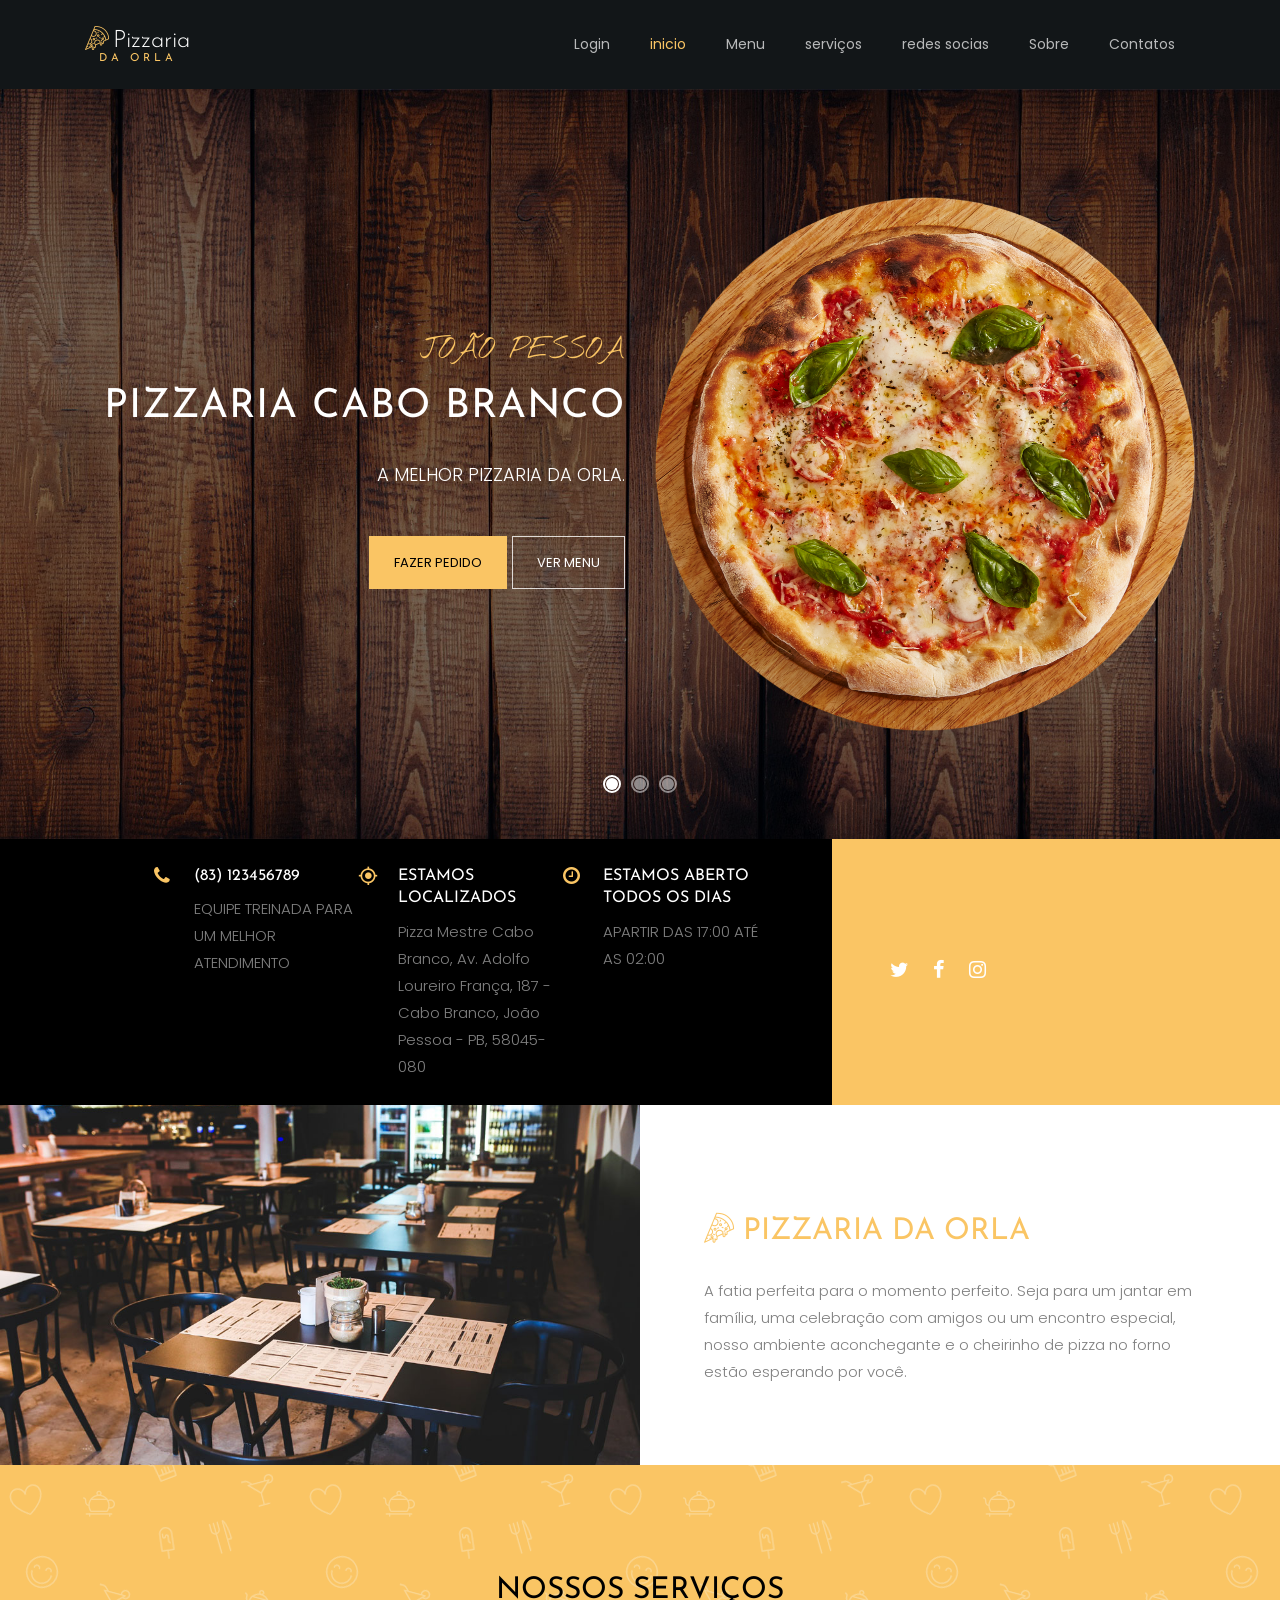
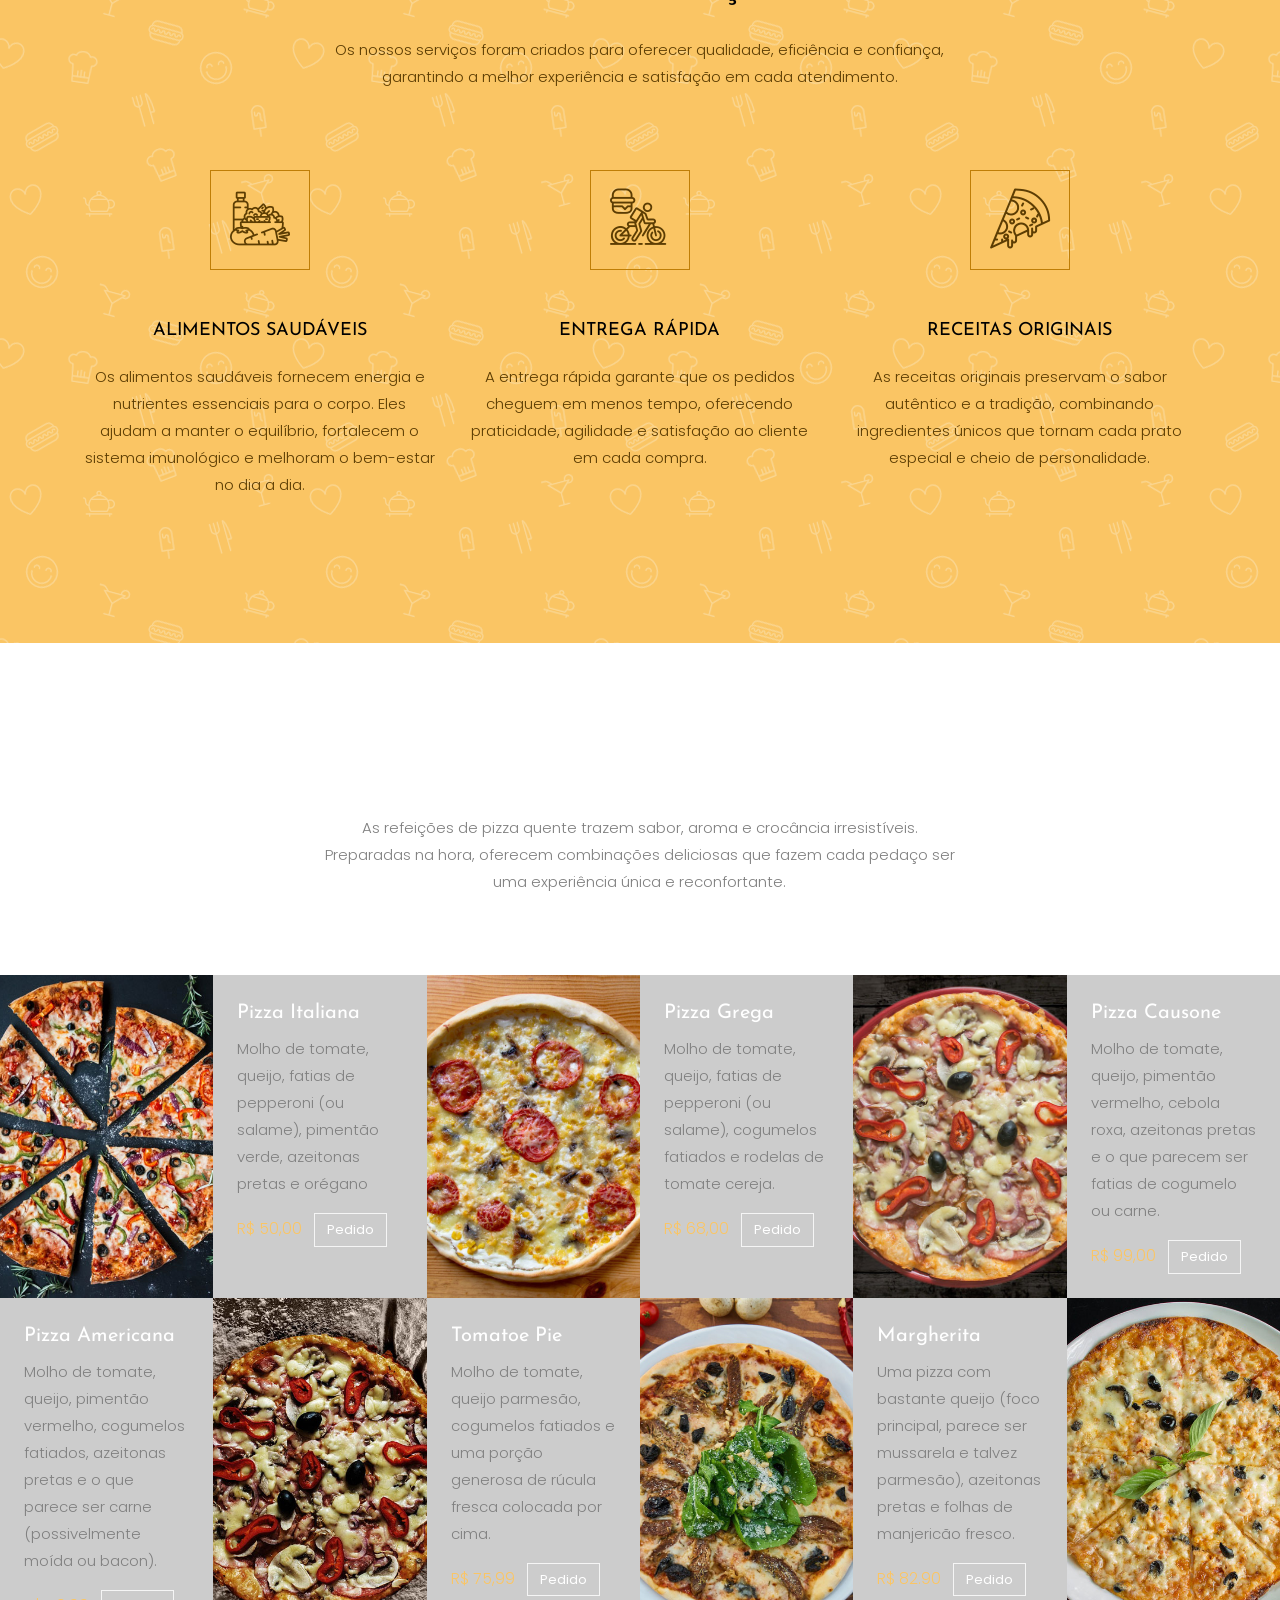
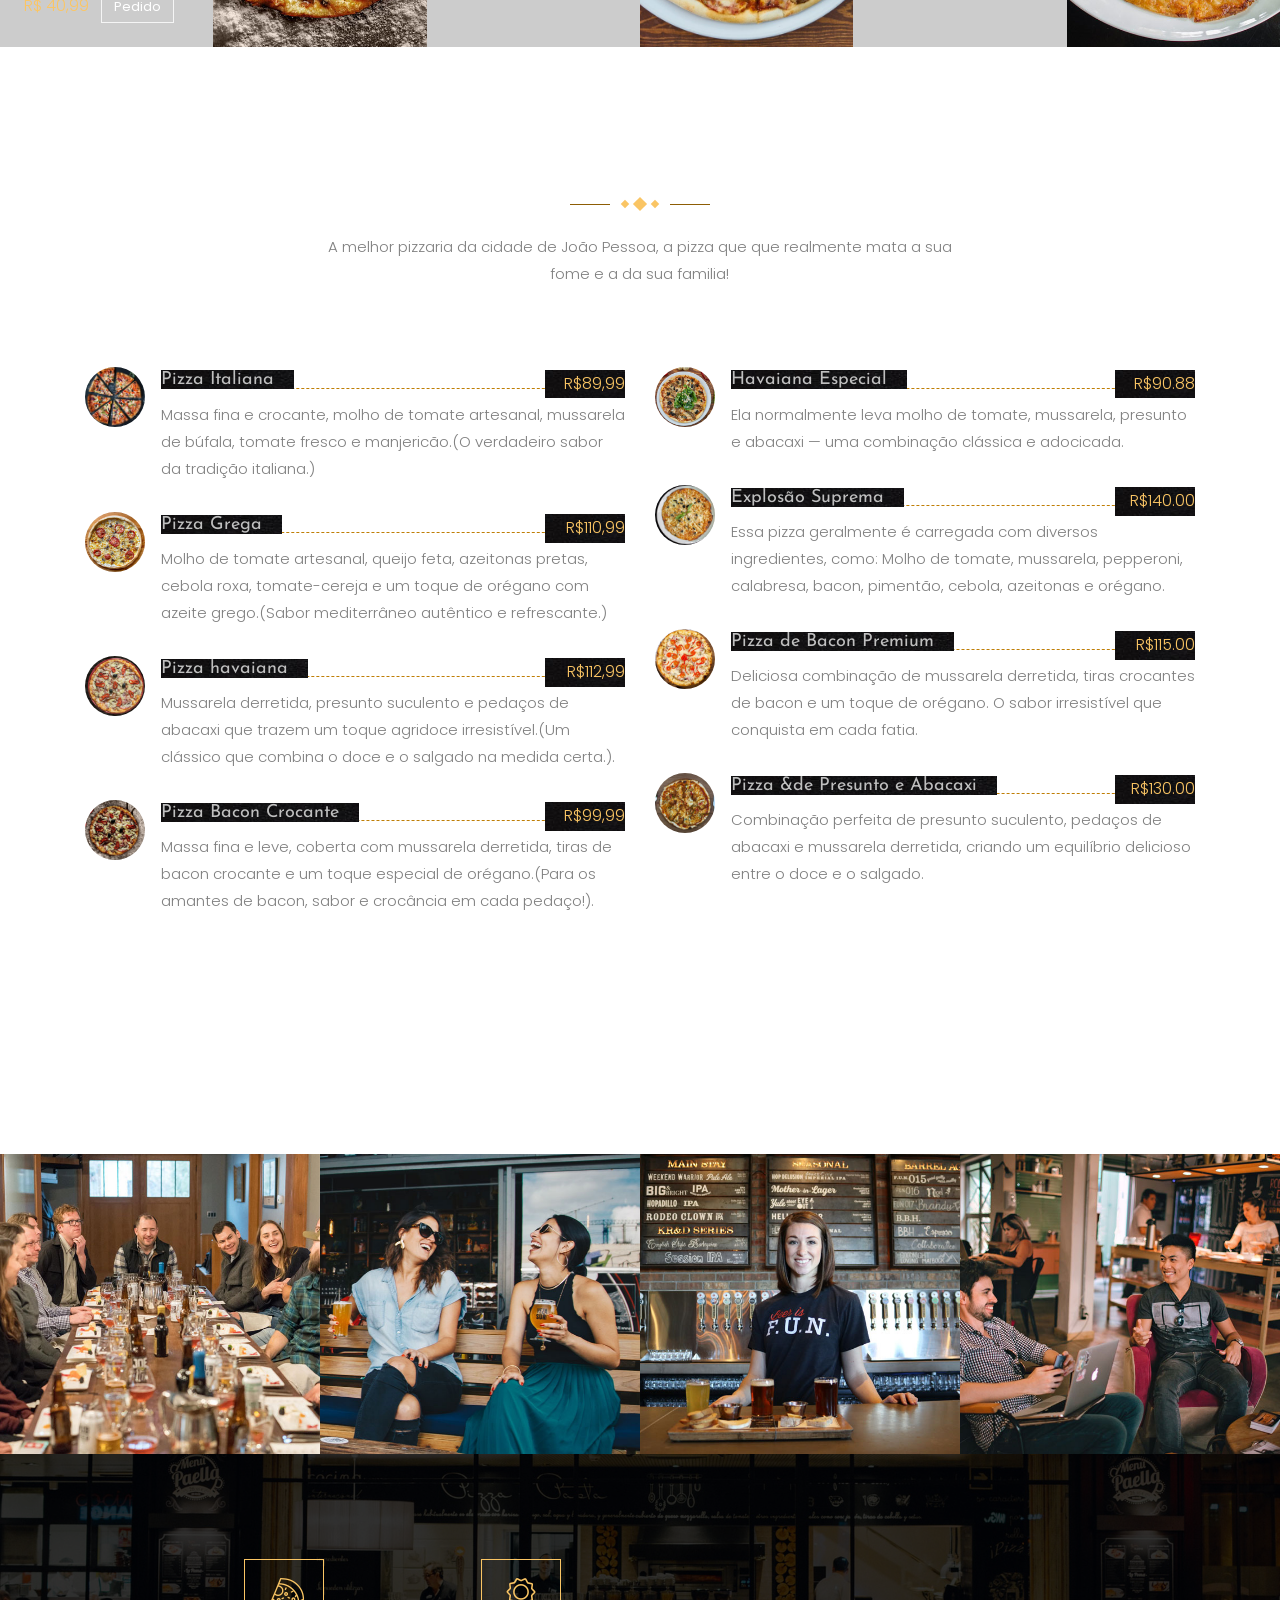
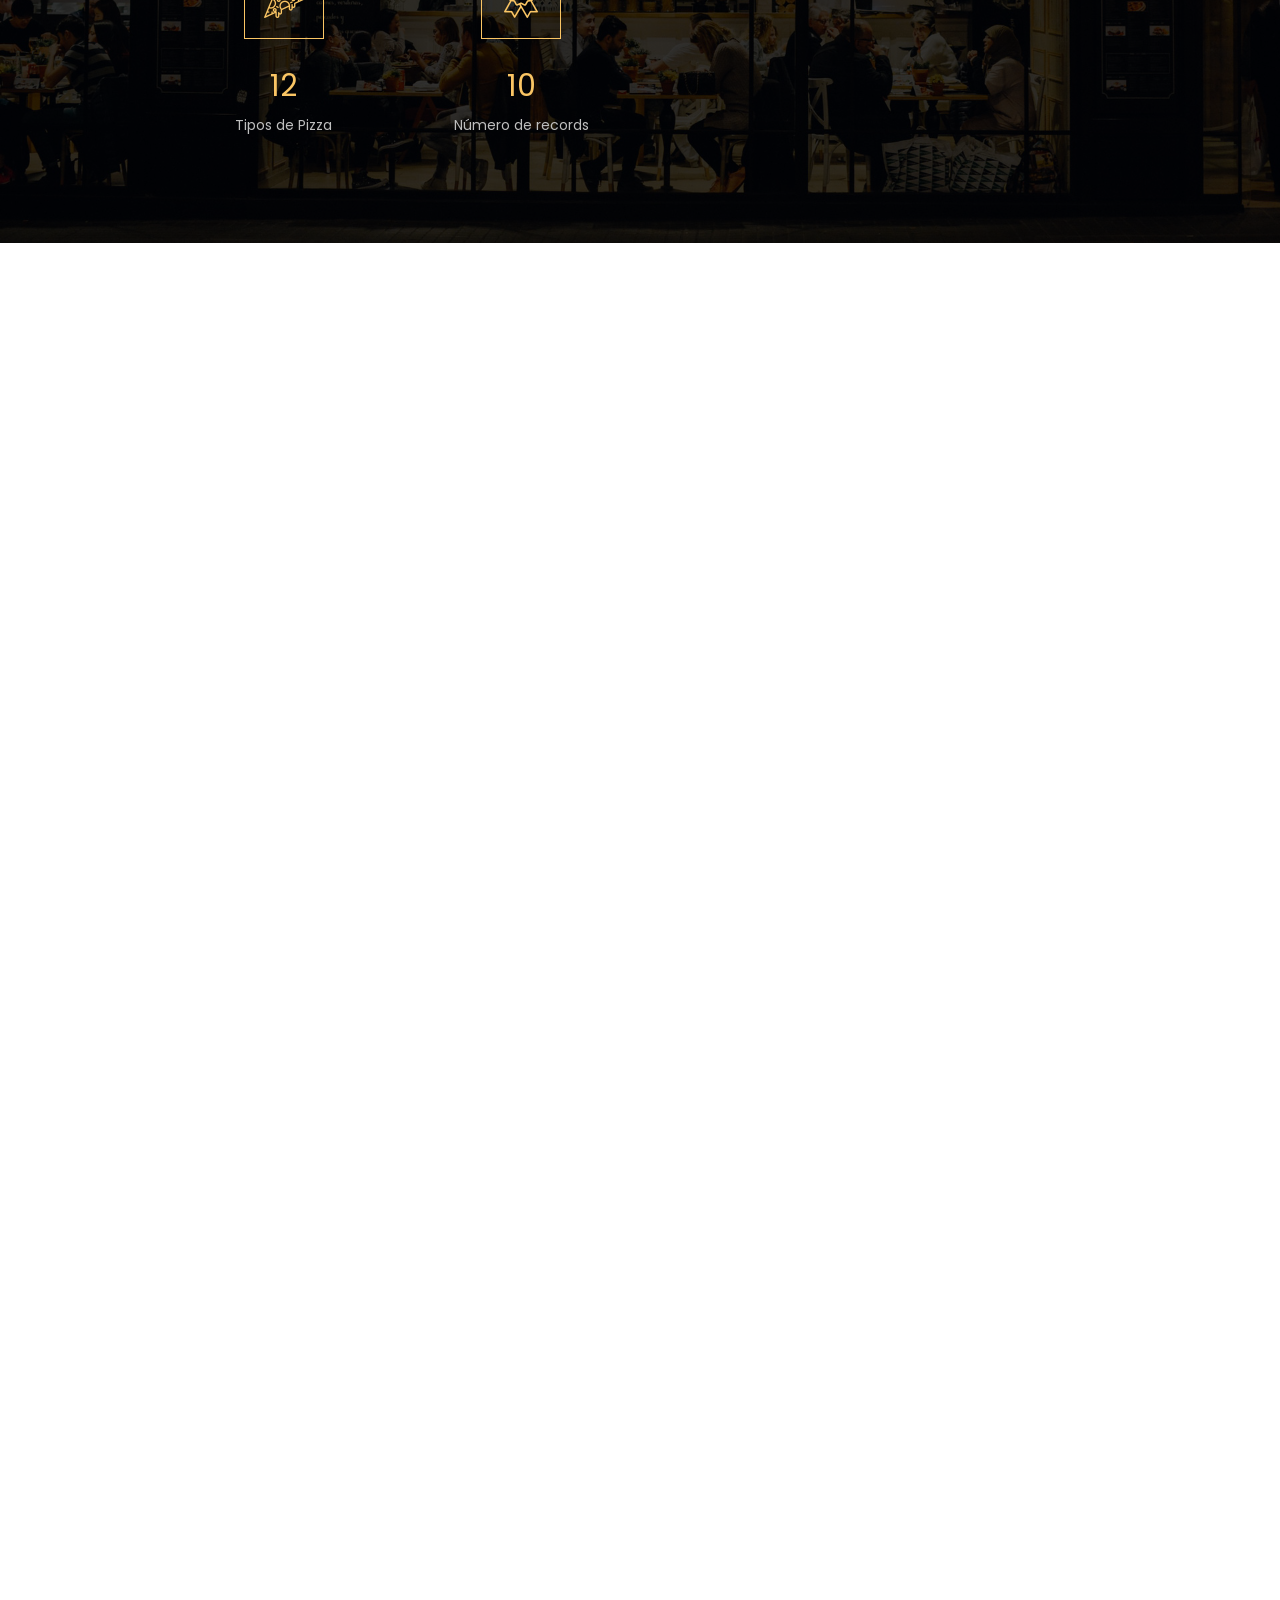
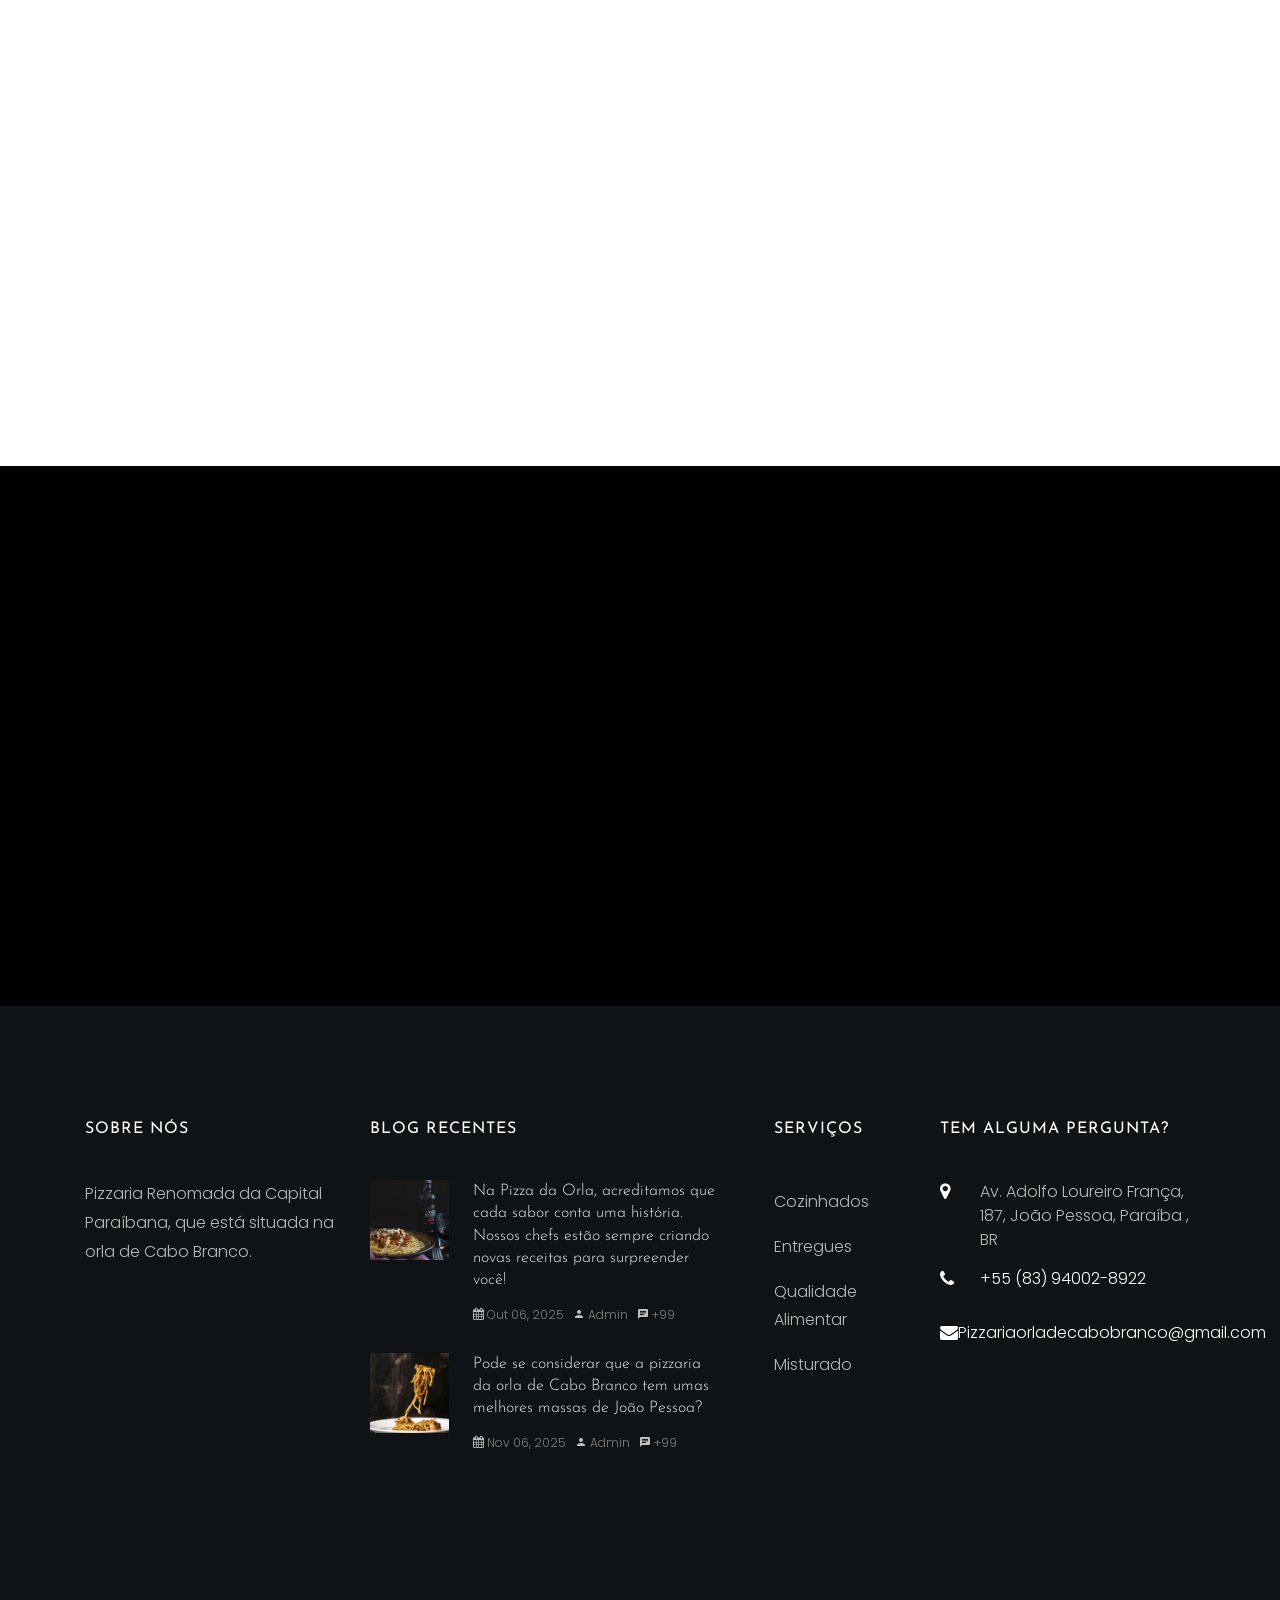
<file: index.html>
<!DOCTYPE html>
<html lang="pt-br">
  <head>
    <title>Pizza</title>
    <meta charset="utf-8">
    <meta name="viewport" content="width=device-width, initial-scale=1, shrink-to-fit=no">
    <!--   EU TÔ MECHENDO NO HTML - RICK (; -->
    <link href="https://fonts.googleapis.com/css?family=Poppins:300,400,500,600,700" rel="stylesheet">
    <link href="https://fonts.googleapis.com/css?family=Josefin+Sans" rel="stylesheet">
    <link href="https://fonts.googleapis.com/css?family=Nothing+You+Could+Do" rel="stylesheet">

    <link rel="stylesheet" href="css/open-iconic-bootstrap.min.css">
    <link rel="stylesheet" href="css/animate.css">
    
    <link rel="stylesheet" href="css/owl.carousel.min.css">
    <link rel="stylesheet" href="css/owl.theme.default.min.css">
    <link rel="stylesheet" href="css/magnific-popup.css">

    <link rel="stylesheet" href="css/aos.css">

    <link rel="stylesheet" href="css/ionicons.min.css">

    <link rel="stylesheet" href="css/bootstrap-datepicker.css">
    <link rel="stylesheet" href="css/jquery.timepicker.css">

    
    <link rel="stylesheet" href="css/flaticon.css">
    <link rel="stylesheet" href="css/icomoon.css">
    <link rel="stylesheet" href="css/style.css">
  </head>
  <body>
  	<nav class="navbar navbar-expand-lg navbar-dark ftco_navbar bg-dark ftco-navbar-light" id="ftco-navbar">
	    <div class="container">
		      <a class="navbar-brand" href="index.html"><span class="flaticon-pizza-1 mr-1"></span>Pizzaria<br><small> DA ORLA</small></a>
		      <button class="navbar-toggler" type="button" data-toggle="collapse" data-target="#ftco-nav" aria-controls="ftco-nav" aria-expanded="false" aria-label="Toggle navigation">
		        <span class="oi oi-menu"></span> Menu
		      </button>
	      <div class="collapse navbar-collapse" id="ftco-nav">
	        <ul class="navbar-nav ml-auto">
			  <li class="nav-item"><a href="login.html" class="nav-link"> Login</a></li>
	          <li class="nav-item active"><a href="index.html" class="nav-link">inicio</a></li>
	          <li class="nav-item"><a href="menu.html" class="nav-link">Menu</a></li>
	          <li class="nav-item"><a href="services.html" class="nav-link">serviços</a></li>
	          <li class="nav-item"><a href="blog.html" class="nav-link">redes socias</a></li>
	          <li class="nav-item"><a href="about.html" class="nav-link">Sobre</a></li>
	          <li class="nav-item"><a href="contact.html" class="nav-link">Contatos</a></li>
	        </ul>
	      </div>
		  </div>
	  </nav>
    <!-- END nav -->

    <section class="home-slider owl-carousel img" style="background-image: url(images/bg_1.jpg);">
      <div class="slider-item">
      	<div class="overlay"></div>
        <div class="container">
          <div class="row slider-text align-items-center" data-scrollax-parent="true">

            <div class="col-md-6 col-sm-12 ftco-animate">
            	<span class="subheading">JOÃO PESSOA </span>
              <h1 class="mb-4">PIZZARIA  CABO BRANCO</h1>
              <p class="mb-4 mb-md-5"> A MELHOR PIZZARIA DA ORLA.</p>
              <p><a href="#" class="btn btn-primary p-3 px-xl-4 py-xl-3">FAZER PEDIDO</a> <a href="#" class="btn btn-white btn-outline-white p-3 px-xl-4 py-xl-3">VER MENU</a></p>
            </div>
            <div class="col-md-6 ftco-animate">
            	<img src="images/bg_1.png" class="img-fluid" alt="">
            </div>

          </div>
        </div>
      </div>

      <div class="slider-item">
      	<div class="overlay"></div>
        <div class="container">
          <div class="row slider-text align-items-center" data-scrollax-parent="true">

            <div class="col-md-6 col-sm-12 order-md-last ftco-animate">
            	<span class="subheading">DELICIOSA</span>
              <h1 class="mb-4">PIZZARIA CABO BRANCO</h1>
              <p class="mb-4 mb-md-5">UMA VARIEDADE DE SABORES, BEBIDAS E DRINKS.</p> 
			  <!--  para colocar outra teg tem que copiar a mesma classe para ficar igual,
				agora se quiser fazer outra classe vai ter que mecher no css (; - rick -->
			  <P class="mb-4 mb-5"> O MELHOR LUGAR PARA LEVAR A FAMILIA E AMIGOS!</P>
              <p><a href="#" class="btn btn-primary p-3 px-xl-4 py-xl-3"> FAZER PEDIDO</a> <a href="#" class="btn btn-white btn-outline-white p-3 px-xl-4 py-xl-3">VER MENU</a></p>
            </div>
            <div class="col-md-6 ftco-animate">
            	<img src="images/bg_2.png" class="img-fluid" alt="">
            </div>

          </div>
        </div>
      </div>

      <div class="slider-item" style="background-image: url(images/bg_3.jpg);">
      	<div class="overlay"></div>
        <div class="container">
          <div class="row slider-text justify-content-center align-items-center" data-scrollax-parent="true">

            <div class="col-md-7 col-sm-12 text-center ftco-animate">
            	<span class="subheading">SEJA BEM VINDO!</span>
              <h1 class="mb-4">A ENTREGA MAIS RAPIDA DA CIDADE</h1>
              <p class="mb-4 mb-md-5"> A PIZZA  QUE REALMENTE MATA A  SUA FOME!</p>
              <p><a href="#" class="btn btn-primary p-3 px-xl-4 py-xl-3">FAZER PEDIDO</a> <a href="#" class="btn btn-white btn-outline-white p-3 px-xl-4 py-xl-3">VER MENU</a></p>
            </div>

          </div>
        </div>
      </div>
    </section>

    <section class="ftco-intro">
    	<div class="container-wrap">
    		<div class="wrap d-md-flex">
	    		<div class="info">
	    			<div class="row no-gutters">
	    				<div class="col-md-4 d-flex ftco-animate">
	    					<div class="icon"><span class="icon-phone"></span></div>
	    					<div class="text">
	    						<h3> (83) 123456789</h3>
	    						<p>EQUIPE TREINADA PARA UM MELHOR ATENDIMENTO</p>
	    					</div>
	    				</div>
	    				<div class="col-md-4 d-flex ftco-animate">
	    					<div class="icon"><span class="icon-my_location"></span></div>
	    					<div class="text">
	    						<h3>ESTAMOS LOCALIZADOS</h3>
	    						<p>Pizza Mestre Cabo Branco, Av. Adolfo Loureiro França, 187 - Cabo Branco, João Pessoa - PB, 58045-080</p>
	    					</div>
	    				</div>
	    				<div class="col-md-4 d-flex ftco-animate">
	    					<div class="icon"><span class="icon-clock-o"></span></div>
	    					<div class="text">
	    						<h3>ESTAMOS ABERTO TODOS OS DIAS</h3>
	    						<p> APARTIR DAS 17:00 ATÉ AS 02:00</p>
	    					</div>
	    				</div>
	    			</div>
	    		</div>
	    		<div class="social d-md-flex pl-md-5 p-4 align-items-center">
	    			<ul class="social-icon">
              <li class="ftco-animate"><a href="https://www.instagram.com/_rikjk_?igsh=OW8zNzVnaWY4b3Vy"><span class="icon-twitter"></span></a></li>
			  <!--  O HREF COM "#" SERVE PARA COLOCAR O LINK DE DIRECIONAMENTO PARA OUTRO LINK OU SITE!!!!! - RICK  -->
              <li class="ftco-animate"><a href="https://www.instagram.com/_rikjk_?igsh=OW8zNzVnaWY4b3Vy"><span class="icon-facebook"></span></a></li>
              <li class="ftco-animate"><a href="https://www.instagram.com/_rikjk_?igsh=OW8zNzVnaWY4b3Vy"><span class="icon-instagram"></span></a></li>
            </ul>
	    		</div>
    		</div>
    	</div>
    </section>

    <section class="ftco-about d-md-flex">
    	<div class="one-half img" style="background-image: url(images/about.jpg);"></div>
    	<div class="one-half ftco-animate">
        <div class="heading-section ftco-animate ">
          <h2 class="mb-4">Seja Bem Vindos a <br><span class="flaticon-pizza-1 mr-1"> Pizzaria Da Orla </span></h2>
        </div>
        <div>
			<!--  PAREI AQUI - 01/11/2025 18:46 - RICK-->
  				<p>A fatia perfeita para o momento perfeito. Seja para um jantar em família, uma celebração com amigos ou um encontro especial, nosso ambiente aconchegante e o cheirinho de pizza no forno estão esperando por você.</p>
  			</div>
    	</div>
    </section>

    <section class="ftco-section ftco-services">
    	<div class="overlay"></div>
    	<div class="container">
    		<div class="row justify-content-center mb-5 pb-3">
          <div class="col-md-7 heading-section ftco-animate text-center">
            <h2 class="mb-4">Nossos Serviços</h2>
            <p>Os nossos serviços foram criados para oferecer qualidade, eficiência e confiança, garantindo a melhor experiência e satisfação em cada atendimento.</p>
          </div>
        </div>
    		<div class="row">
          <div class="col-md-4 ftco-animate">
            <div class="media d-block text-center block-6 services">
              <div class="icon d-flex justify-content-center align-items-center mb-5">
              	<span class="flaticon-diet"></span>
              </div>
              <div class="media-body">
                <h3 class="heading">Alimentos saudáveis</h3>
                <p>Os alimentos saudáveis fornecem energia e nutrientes essenciais para o corpo. Eles ajudam a manter o equilíbrio, fortalecem o sistema imunológico e melhoram o bem-estar no dia a dia.</p>
              </div>
            </div>      
          </div>
          <div class="col-md-4 ftco-animate">
            <div class="media d-block text-center block-6 services">
              <div class="icon d-flex justify-content-center align-items-center mb-5">
              	<span class="flaticon-bicycle"></span>
              </div>
             <div class="media-body">
                <h3 class="heading">Entrega Rápida</h3>
                <p>A entrega rápida garante que os pedidos cheguem em menos tempo, oferecendo praticidade, agilidade e satisfação ao cliente em cada compra.</p>
              </div>
            </div>      
          </div>
          <div class="col-md-4 ftco-animate">
            <div class="media d-block text-center block-6 services">
              <div class="icon d-flex justify-content-center align-items-center mb-5"><span class="flaticon-pizza-1"></span></div>
              <div class="media-body">
                <h3 class="heading">Receitas Originais</h3>
                <p>As receitas originais preservam o sabor autêntico e a tradição, combinando ingredientes únicos que tornam cada prato especial e cheio de personalidade.</p>
              </div>
            </div>    
          </div>
        </div>
    	</div>
    </section>

    <section class="ftco-section">
    	<div class="container">
    		<div class="row justify-content-center mb-5 pb-3">
          <div class="col-md-7 heading-section ftco-animate text-center">
            <h2 class="mb-4">Refeições de pizza quente</h2>
            <p>As refeições de pizza quente trazem sabor, aroma e crocância irresistíveis. Preparadas na hora, oferecem combinações deliciosas que fazem cada pedaço ser uma experiência única e reconfortante.</p>
          </div>
        </div>
    	</div>
    	<div class="container-wrap">
    		<div class="row no-gutters d-flex">
    			<div class="col-lg-4 d-flex ftco-animate">
    				<div class="services-wrap d-flex">
    					<a href="#" class="img" style="background-image: url(images/pizza-1.jpg);"></a>
    					<div class="text p-4">
    						<h3>Pizza Italiana</h3>
    						<p>Molho de tomate, queijo, fatias de pepperoni (ou salame), pimentão verde, azeitonas pretas e orégano </p>
    						<p class="price"><span>	R$ 50,00</span> <a href="#" class="ml-2 btn btn-white btn-outline-white">Pedido</a></p>
    					</div>
    				</div>
    			</div>
    			<div class="col-lg-4 d-flex ftco-animate">
    				<div class="services-wrap d-flex">
    					<a href="#" class="img" style="background-image: url(images/pizza-2.jpg);"></a>
    					<div class="text p-4">
    						<h3>Pizza Grega</h3>
    						<p>Molho de tomate, queijo, fatias de pepperoni (ou salame), cogumelos fatiados e rodelas de tomate cereja.</p>
    						<p class="price"><span>R$ 68,00</span> <a href="#" class="ml-2 btn btn-white btn-outline-white">Pedido</a></p>
    					</div>
    				</div>
    			</div>
    			<div class="col-lg-4 d-flex ftco-animate">
    				<div class="services-wrap d-flex">
    					<a href="#" class="img" style="background-image: url(images/pizza-3.jpg);"></a>
    					<div class="text p-4">
    						<h3>Pizza Causone</h3>
    						<p>Molho de tomate, queijo, pimentão vermelho, cebola roxa, azeitonas pretas e o que parecem ser fatias de cogumelo ou carne.</p>
    						<p class="price"><span>R$ 99,00</span> <a href="#" class="ml-2 btn btn-white btn-outline-white">Pedido</a></p>
    					</div>
    				</div>
    			</div>

    			<div class="col-lg-4 d-flex ftco-animate">
    				<div class="services-wrap d-flex">
    					<a href="#" class="img order-lg-last" style="background-image: url(images/pizza-4.jpg);"></a>
    					<div class="text p-4">
    						<h3>Pizza Americana</h3>
    						<p>Molho de tomate, queijo, pimentão vermelho, cogumelos fatiados, azeitonas pretas e o que parece ser carne (possivelmente moída ou bacon). </p>
    						<p class="price"><span>R$ 40,99</span> <a href="#" class="ml-2 btn btn-white btn-outline-white">Pedido</a></p>
    					</div>
    				</div>
    			</div>
    			<div class="col-lg-4 d-flex ftco-animate">
    				<div class="services-wrap d-flex">
    					<a href="#" class="img order-lg-last" style="background-image: url(images/pizza-5.jpg);"></a>
    					<div class="text p-4">
    						<h3>Tomatoe Pie</h3>
    						<p>Molho de tomate, queijo parmesão, cogumelos fatiados e uma porção generosa de rúcula fresca colocada por cima.</p>
    						<p class="price"><span>R$ 75,99</span> <a href="#" class="ml-2 btn btn-white btn-outline-white">Pedido</a></p>
    					</div>
    				</div>
    			</div>
    			<div class="col-lg-4 d-flex ftco-animate">
    				<div class="services-wrap d-flex">
    					<a href="#" class="img order-lg-last" style="background-image: url(images/pizza-6.jpg);"></a>
    					<div class="text p-4">
    						<h3>Margherita</h3>
    						<p>Uma pizza com bastante queijo (foco principal, parece ser mussarela e talvez parmesão), azeitonas pretas e folhas de manjericão fresco.</p>
    						<p class="price"><span>R$ 82.90</span> <a href="#" class="ml-2 btn btn-white btn-outline-white">Pedido</a></p>
    					</div>
    				</div>
    			</div>
    		</div>
    	</div>

    	<div class="container">
    		<div class="row justify-content-center mb-5 pb-3 mt-5 pt-5">
          <div class="col-md-7 heading-section text-center ftco-animate">
            <h2 class="mb-4">Outras opções do menu</h2>
            <p class="flip"><span class="deg1"></span><span class="deg2"></span><span class="deg3"></span></p>
			<!-- parei aqui  -->
            <p class="mt-5">  A melhor pizzaria da cidade de João Pessoa, a  pizza que que realmente mata a sua fome e a da sua familia!</p>
          </div>
        </div>
        <div class="row">
        	<div class="col-md-6">
        		<div class="pricing-entry d-flex ftco-animate">
        			<div class="img" style="background-image: url(images/pizza-1.jpg);"></div>
        			<div class="desc pl-3">
	        			<div class="d-flex text align-items-center">
	        				<h3><span>Pizza Italiana</span></h3>
	        				<span class="price">R$89,99</span>
	        			</div>
	        			<div class="d-block">
	        				<p>Massa fina e crocante, molho de tomate artesanal, mussarela de búfala, tomate fresco e manjericão.(O verdadeiro sabor da tradição italiana.)</p>
	        			</div>
        			</div>
        		</div>
        		<div class="pricing-entry d-flex ftco-animate">
        			<div class="img" style="background-image: url(images/pizza-2.jpg);"></div>
        			<div class="desc pl-3">
	        			<div class="d-flex text align-items-center">
	        				<h3><span>Pizza Grega</span></h3>
	        				<span class="price">R$110,99</span>
	        			</div>
	        			<div class="d-block">
	        				<p>Molho de tomate artesanal, queijo feta, azeitonas pretas, cebola roxa, tomate-cereja e um toque de orégano com azeite grego.(Sabor mediterrâneo autêntico e refrescante.)</p>
	        			</div>
	        		</div>
        		</div>
        		<div class="pricing-entry d-flex ftco-animate">
        			<div class="img" style="background-image: url(images/pizza-3.jpg);"></div>
        			<div class="desc pl-3">
	        			<div class="d-flex text align-items-center">
	        				<h3><span>Pizza havaiana</span></h3>
	        				<span class="price">R$112,99</span>
	        			</div>
	        			<div class="d-block">
	        				<p>Mussarela derretida, presunto suculento e pedaços de abacaxi que trazem um toque agridoce irresistível.(Um clássico que combina o doce e o salgado na medida certa.).</p>
	        			</div>
	        		</div>
        		</div>
        		<div class="pricing-entry d-flex ftco-animate">
        			<div class="img" style="background-image: url(images/pizza-4.jpg);"></div>
        			<div class="desc pl-3">
	        			<div class="d-flex text align-items-center">
	        				<h3><span>Pizza Bacon Crocante</span></h3>
	        				<span class="price">R$99,99</span>
	        			</div>
	        			<div class="d-block">
	        				<p>Massa fina e leve, coberta com mussarela derretida, tiras de bacon crocante e um toque especial de orégano.(Para os amantes de bacon, sabor e crocância em cada pedaço!).</p>
	        			</div>
	        		</div>
        		</div>
        	</div>

        	<div class="col-md-6">
        		<div class="pricing-entry d-flex ftco-animate">
        			<div class="img" style="background-image: url(images/pizza-5.jpg);"></div>
        			<div class="desc pl-3">
	        			<div class="d-flex text align-items-center">
	        				<h3><span>Havaiana Especial</span></h3>
	        				<span class="price">R$90.88</span>
	        			</div>
	        			<div class="d-block">
	        					<p>Ela normalmente leva molho de tomate, mussarela, presunto e abacaxi — uma combinação clássica e adocicada.</p>
	        				</div>
	        			</div>
        		</div>
        		<div class="pricing-entry d-flex ftco-animate">
        			<div class="img" style="background-image: url(images/pizza-6.jpg);"></div>
        			<div class="desc pl-3">
	        			<div class="d-flex text align-items-center">
	        				<h3><span>Explosão Suprema</span></h3>
	        				<span class="price">R$140.00</span>
	        			</div>
	        			<div class="d-block">
	        				<p>Essa pizza geralmente é carregada com diversos ingredientes, como: Molho de tomate, mussarela, pepperoni, calabresa, bacon, pimentão, cebola, azeitonas e orégano.</p>
	        			</div>
	        		</div>
        		</div>
        		<div class="pricing-entry d-flex ftco-animate">
        			<div class="img" style="background-image: url(images/pizza-7.jpg);"></div>
        			<div class="desc pl-3">
	        			<div class="d-flex text align-items-center">
	        				<h3><span>Pizza de Bacon Premium</span></h3>
	        				<span class="price">R$115.00</span>
	        			</div>
	        			<div class="d-block">
	        				<p>Deliciosa combinação de mussarela derretida, tiras crocantes de bacon e um toque de orégano. O sabor irresistível que conquista em cada fatia.</p>
	        			</div>
	        		</div>
        		</div>
        		<div class="pricing-entry d-flex ftco-animate">
        			<div class="img" style="background-image: url(images/pizza-8.jpg);"></div>
        			<div class="desc pl-3">
	        			<div class="d-flex text align-items-center">
	        				<h3><span>Pizza &amp;de Presunto e Abacaxi</span></h3>
	        				<span class="price">R$130.00</span>
	        			</div>
	        			<div class="d-block">
	        				<p>Combinação perfeita de presunto suculento, pedaços de abacaxi e mussarela derretida, criando um equilíbrio delicioso entre o doce e o salgado.</p>
	        			</div>
	        		</div>
        		</div>
        	</div>
        </div>
    	</div>
    </section>

    <section class="ftco-gallery">
    	<div class="container-wrap">
    		<div class="row no-gutters">
					<div class="col-md-3 ftco-animate">
						<a href="#" class="gallery img d-flex align-items-center" style="background-image: url(images/gallery-1.jpg);">
							<div class="icon mb-4 d-flex align-items-center justify-content-center">
    						<span class="icon-search"></span>
    					</div>
						</a>
					</div>
					<div class="col-md-3 ftco-animate">
						<a href="#" class="gallery img d-flex align-items-center" style="background-image: url(images/gallery-2.jpg);">
							<div class="icon mb-4 d-flex align-items-center justify-content-center">
    						<span class="icon-search"></span>
    					</div>
						</a>
					</div>
					<div class="col-md-3 ftco-animate">
						<a href="#" class="gallery img d-flex align-items-center" style="background-image: url(images/gallery-3.jpg);">
							<div class="icon mb-4 d-flex align-items-center justify-content-center">
    						<span class="icon-search"></span>
    					</div>
						</a>
					</div>
					<div class="col-md-3 ftco-animate">
						<a href="#" class="gallery img d-flex align-items-center" style="background-image: url(images/gallery-4.jpg);">
							<div class="icon mb-4 d-flex align-items-center justify-content-center">
    						<span class="icon-search"></span>
    					</div>
						</a>
					</div>
        </div>
    	</div>
    </section>


		<section class="ftco-counter ftco-bg-dark img" id="section-counter" style="background-image: url(images/bg_2.jpg);" data-stellar-background-ratio="0.5">
			<div class="overlay"></div>
      <div class="container">
        <div class="row justify-content-center">
        	<div class="col-md-10">
        		<div class="row">
		          <div class="col-md-6 col-lg-3 d-flex justify-content-center counter-wrap ftco-animate">
		            <div class="block-18 text-center">
		              <div class="text">
		              	<div class="icon"><span class="flaticon-pizza-1"></span></div>
		              	<strong class="number" data-number="100">0</strong>
		              	<span>Tipos de Pizza</span>
		              </div>
		            </div>
		          </div>
		          <div class="col-md-6 col-lg-3 d-flex justify-content-center counter-wrap ftco-animate">
		            <div class="block-18 text-center">
		              <div class="text">
		              	<div class="icon"><span class="flaticon-medal"></span></div>
		              	<strong class="number" data-number="85">0</strong>
		              	<span>Número de records</span>
		              </div>
		            </div>
		          </div>
		          <div class="col-md-6 col-lg-3 d-flex justify-content-center counter-wrap ftco-animate">
		            <div class="block-18 text-center">
		              <div class="text">
		              	<div class="icon"><span class="flaticon-laugh"></span></div>
		              	<strong class="number" data-number="10567">0</strong>
		              	<span>Cliente felizes</span>
		              </div>
		            </div>
		          </div>
		          <div class="col-md-6 col-lg-3 d-flex justify-content-center counter-wrap ftco-animate">
		            <div class="block-18 text-center">
		              <div class="text">
		              	<div class="icon"><span class="flaticon-chef"></span></div>
		              	<strong class="number" data-number="900">0</strong>
		              	<span>Colaboradores</span>
		              </div>
		            </div>
		          </div>
		        </div>
		      </div>
        </div>
      </div>
    </section>

    <section class="ftco-menu">
    	<div class="container-fluid">
    		<div class="row d-md-flex">
	    		<div class="col-lg-4 ftco-animate img f-menu-img mb-5 mb-md-0" style="background-image: url(images/about.jpg);">
	    		</div>
	    		<div class="col-lg-8 ftco-animate p-md-5">
		    		<div class="row">
		          <div class="col-md-12 nav-link-wrap mb-5">
		           <div class="nav ftco-animate nav-pills" id="v-pills-tab" role="tablist" aria-orientation="vertical">
		              <a class="nav-link active" id="v-pills-1-tab" data-toggle="pill" href="#v-pills-1" role="tab" aria-controls="v-pills-1" aria-selected="true">Pizza</a>

		              <a class="nav-link" id="v-pills-2-tab" data-toggle="pill" href="#v-pills-2" role="tab" aria-controls="v-pills-2" aria-selected="false">Bebidas</a>

		              <a class="nav-link" id="v-pills-3-tab" data-toggle="pill" href="#v-pills-3" role="tab" aria-controls="v-pills-3" aria-selected="false">Hambúrgueres</a>

		              <a class="nav-link" id="v-pills-4-tab" data-toggle="pill" href="#v-pills-4" role="tab" aria-controls="v-pills-4" aria-selected="false">Massas</a>
		            </div>
		          </div>
		          <div class="col-md-12 d-flex align-items-center">
		            
		            <div class="tab-content ftco-animate" id="v-pills-tabContent">

		              <div class="tab-pane fade show active" id="v-pills-1" role="tabpanel" aria-labelledby="v-pills-1-tab">
		              	<div class="row">
		              		<div class="col-md-4 text-center">
		              			<div class="menu-wrap">
		              				<a href="#" class="menu-img img mb-4" style="background-image: url(images/pizza-1.jpg);"></a>
		              				<div class="text">
		              					<h3><a href="#">Pizza Italiana</a></h3>
		              					<p>Autêntico sabor da Itália! Molho de tomate artesanal, mussarela, tomates frescos, manjericão e um fio de azeite extra virgem. Simples, leve e irresistível.</p>
		              					<p class="price"><span>R$89.90</span></p>
		              					<p><a href="#" class="btn btn-white btn-outline-white">Adicionar Pedido</a></p>
		              				</div>
		              			</div>
		              		</div>
		              		<div class="col-md-4 text-center">
		              			<div class="menu-wrap">
		              				<a href="#" class="menu-img img mb-4" style="background-image: url(images/pizza-2.jpg);"></a>
		              				<div class="text">
		              					<h3><a href="#">Pizza Grega</a></h3>
		              					<p>Queijo feta, tomate-cereja, azeitonas pretas, cebola roxa e orégano com um toque de azeite grego.</p>
		              					<p class="price"><span>R$112.99</span></p>
		              					<p><a href="#" class="btn btn-white btn-outline-white">Adicionar Pedido</a></p>
		              				</div>
		              			</div>
		              		</div>
		              		<div class="col-md-4 text-center">
		              			<div class="menu-wrap">
		              				<a href="#" class="menu-img img mb-4" style="background-image: url(images/pizza-3.jpg);"></a>
		              				<div class="text">
		              					<h3><a href="#">Pizza Caucasian</a></h3>
		              					<p>Mussarela, presunto, cogumelos frescos, pimentão vermelho e azeitonas pretas.</p>
		              					<p class="price"><span>R$135.99</span></p>
		              					<p><a href="#" class="btn btn-white btn-outline-white">Adicionar Pedido</a></p>
		              				</div>
		              			</div>
		              		</div>
		              	</div>
		              </div>

		              <div class="tab-pane fade" id="v-pills-2" role="tabpanel" aria-labelledby="v-pills-2-tab">
		                <div class="row">
		              		<div class="col-md-4 text-center">
		              			<div class="menu-wrap">
		              				<a href="#" class="menu-img img mb-4" style="background-image: url(images/drink-1.jpg);"></a>
		              				<div class="text">
		              					<h3><a href="">Suco de Laranja com rodelas de Limão</a></h3>
		              					<p>Refrescante e saboroso, feito com limões frescos espremidos na hora, água gelada e o toque certo de doçura. Perfeito para acompanhar sua pizza.</p>
		              					<p class="price"><span>R$12.90</span></p>
		              					<p><a href="#" class="btn btn-white btn-outline-white">Adicionar Pedido</a></p>
		              				</div>
		              			</div>
		              		</div>
		              		<div class="col-md-4 text-center">
		              			<div class="menu-wrap">
		              				<a href="#" class="menu-img img mb-4" style="background-image: url(images/drink-2.jpg);"></a>
		              				<div class="text">
		              					<h3><a href="#">Vinho tinto</a></h3>
		              					<p>Taça de vinho tinto suave e saboroso, combinando perfeitamente com pizzas artesanais e pratos de massa. Um toque de sofisticação na sua refeição.</p>
		              					<p class="price"><span>R$20.90</span></p>
		              					<p><a href="#" class="btn btn-white btn-outline-white">Adicionar Pedido</a></p>
		              				</div>
		              			</div>
		              		</div>
		              		<div class="col-md-4 text-center">
		              			<div class="menu-wrap">
		              				<a href="#" class="menu-img img mb-4" style="background-image: url(images/drink-3.jpg);"></a>
		              				<div class="text">
		              					<h3><a href="#">Drinks / Coquetéis coloridos</a></h3>
		              					<p>Drinks refrescantes e coloridos, preparados com combinações equilibradas de frutas e sabores tropicais. Acompanhamento perfeito para suas pizzas e massas.</p>
	              						<p class="price"><span>R$25.90</span></p>
	              						<p><a href="#" class="btn btn-white btn-outline-white">Adicionar Pedido</a></p>
	              					</div>
		              			</div>
		              		</div>
		              	</div>
		              </div>

		              <div class="tab-pane fade" id="v-pills-3" role="tabpanel" aria-labelledby="v-pills-3-tab">
		                <div class="row">
		              		<div class="col-md-4 text-center">
		              			<div class="menu-wrap">
		              				<a href="#" class="menu-img img mb-4" style="background-image: url(images/burger-1.jpg);"></a>
		              				<div class="text">
		              					<h3><a href="#">Pão artesanal, ovo frito, queijo derretido, carne dupla e folhas verdes.</a></h3>
		              					<p>Hambúrguer artesanal com carne suculenta, queijo derretido, ovo frito e bacon crocante. Sabor clássico e irresistível.</p>
		              					<p class="price"><span>R$35.90</span></p>
		              					<p><a href="#" class="btn btn-white btn-outline-white">Adicionar Pedido</a></p>
		              				</div>
		              			</div>
		              		</div>
		              		<div class="col-md-4 text-center">
		              			<div class="menu-wrap">
		              				<a href="#" class="menu-img img mb-4" style="background-image: url(images/burger-2.jpg);"></a>
		              				<div class="text">
		              					<h3><a href="#">Pão tradicional, alface, picles, queijo e carne bovina.</a></h3>
		              					<p>Pão macio, carne bovina grelhada, queijo derretido, alface e picles. O clássico que todo mundo ama.</p>
		              					<p class="price"><span>R$27.90</span></p>
		              					<p><a href="#" class="btn btn-white btn-outline-white">Adicionar Pedido</a></p>
		              				</div>
		              			</div>
		              		</div>
		              		<div class="col-md-4 text-center">
		              			<div class="menu-wrap">
		              				<a href="#" class="menu-img img mb-4" style="background-image: url(images/burger-3.jpg);"></a>
		              				<div class="text">
		              					<h3><a href="#">Pão dourado, carne grelhada, queijo, alface e tomate.</a></h3>
		              					<p>Carne bovina grelhada, queijo, alface e tomate fresco. Simples, suculento e cheio de sabor.</p>
		              					<p class="price"><span>R$33.90</span></p>
		              					<p><a href="#" class="btn btn-white btn-outline-white">Adicionar Pedido</a></p>
		              				</div>
		              			</div>
		              		</div>
		              	</div>
		              </div>

		              <div class="tab-pane fade" id="v-pills-4" role="tabpanel" aria-labelledby="v-pills-4-tab">
		                <div class="row">
		              		<div class="col-md-4 text-center">
		              			<div class="menu-wrap">
		              				<a href="#" class="menu-img img mb-4" style="background-image: url(images/pasta-1.jpg);"></a>
		              				<div class="text">
		              					<h3><a href="#">Itallian Pizza</a></h3>
		              					<p>Far far away, behind the word mountains, far from the countries Vokalia and Consonantia.</p>
		              					<p class="price"><span>$2.90</span></p>
		              					<p><a href="#" class="btn btn-white btn-outline-white">Add to cart</a></p>
		              				</div>
		              			</div>
		              		</div>
		              		<div class="col-md-4 text-center">
		              			<div class="menu-wrap">
		              				<a href="#" class="menu-img img mb-4" style="background-image: url(images/pasta-2.jpg);"></a>
		              				<div class="text">
		              					<h3><a href="#">Massa italiana </a></h3>
		              					<p>Para uma experiência italiana completa, pode-se começar com entradas como bruschetta ou antepastos, e finalizar com um bom queijo ralado (parmesão ou pecorino, dependendo do molho) sobre a massa.</p>
		              					<p class="price"><span>R$30.90</span></p>
		              					<p><a href="#" class="btn btn-white btn-outline-white">Adicionar Pedido</a></p>
		              				</div>
		              			</div>
		              		</div>
		              		<div class="col-md-4 text-center">
		              			<div class="menu-wrap">
		              				<a href="#" class="menu-img img mb-4" style="background-image: url(images/pasta-3.jpg);"></a>
		              				<div class="text">
		              					<h3><a href="#">Pizza italiana </a></h3>
										<!--  parei aqui  -->
		              					<p>Far far away, behind the word mountains, far from the countries Vokalia and Consonantia.</p>
		              					<p class="price"><span>$2.90</span></p>
		              					<p><a href="#" class="btn btn-white btn-outline-white">Add to cart</a></p>
		              				</div>
		              			</div>
		              		</div>
		              	</div>
		              </div>
		            </div>
		          </div>
		        </div>
		      </div>
		    </div>
    	</div>
    </section>

    <section class="ftco-section">
      <div class="container">
        <div class="row justify-content-center mb-5 pb-3">
          <div class="col-md-7 heading-section ftco-animate text-center">
            <h2 class="mb-4">Blog's Recentes</h2>
            <p>Os blogs recentes trazem novidades, ideias frescas e conteúdos inspiradores. Cada publicação oferece informação atual, histórias envolventes e temas que despertam curiosidade, mantendo você sempre atualizado.</p>
          </div>
        </div>
        <div class="row d-flex">
          <div class="col-md-4 d-flex ftco-animate">
          	<div class="blog-entry align-self-stretch">
              <a href="blog-single.html" class="block-20" style="background-image: url('images/image_1.jpg');">
              </a>
              <div class="text py-4 d-block">
              	<div class="meta">
                  <div><a href="#">Nov 10, 2025</a></div>
                  <div><a href="#">Admin</a></div>
                  <div><a href="#" class="meta-chat"><span class="icon-chat"></span> 3</a></div>
                </div>
                <h3 class="heading mt-2"><a href="#">A Pizza Deliciosa</a></h3>
                <p>A pizza deliciosa combina massa macia, queijo derretido e ingredientes selecionados, criando um sabor irresistível. Cada pedaço é uma experiência única, perfeita para compartilhar e aproveitar em qualquer momento.</p>
              </div>
            </div>
          </div>
          <div class="col-md-4 d-flex ftco-animate">
          	<div class="blog-entry align-self-stretch">
              <a href="blog-single.html" class="block-20" style="background-image: url('images/image_2.jpg');">
              </a>
              <div class="text py-4 d-block">
              	<div class="meta">
                  <div><a href="#">Nov 10, 2025</a></div>
                  <div><a href="#">Admin</a></div>
                  <div><a href="#" class="meta-chat"><span class="icon-chat"></span> 3</a></div>
                </div>
                <h3 class="heading mt-2"><a href="#">A Pizza Chamativa</a></h3>
                <p>A pizza chamativa conquista primeiro pelo visual: cores vibrantes, ingredientes bem distribuídos e uma apresentação que desperta o apetite imediatamente. Além da aparência marcante, ela entrega sabor intenso e combinações que atraem qualquer pessoa que a veja. É o tipo de pizza que não apenas alimenta, mas impressiona.</p>
              </div>
            </div>
          </div>
          <div class="col-md-4 d-flex ftco-animate">
          	<div class="blog-entry align-self-stretch">
              <a href="blog-single.html" class="block-20" style="background-image: url('images/image_3.jpg');">
              </a>
              <div class="text py-4 d-block">
              	<div class="meta">
                  <div><a href="#">Nov 10, 2025</a></div>
                  <div><a href="#">Admin</a></div>
                  <div><a href="#" class="meta-chat"><span class="icon-chat"></span> 3</a></div>
                </div>
                <h3 class="heading mt-2"><a href="#">A Pizza Artesanal</a></h3>
                <p>A pizza artesanal é preparada com cuidado em cada detalhe: massa fermentada lentamente, molho fresco feito à mão e ingredientes selecionados. O resultado é um sabor autêntico, equilibrado e irresistível, que transforma a experiência de comer pizza em algo especial e único.</p>
              </div>
            </div>
          </div>
        </div>
      </div>
    </section>

		
		<section class="ftco-appointment">
			<div class="overlay"></div>
    	<div class="container-wrap">
    		<div class="row no-gutters d-md-flex align-items-center">
    			<div class="col-md-6 d-flex align-self-stretch">
    				<div id="map"></div>
    			</div>
	    		<div class="col-md-6 appointment ftco-animate">
	    			<h3 class="mb-3">Fale Conosco</h3>
	    			<form action="#" class="appointment-form">
	    				<div class="d-md-flex">
		    				<div class="form-group">
		    					<input type="text" class="form-control" placeholder="Primeiro Nome">
		    				</div>
	    				</div>
	    				<div class="d-me-flex">
	    					<div class="form-group">
		    					<input type="text" class="form-control" placeholder="SobreNome">
		    				</div>
	    				</div>
	    				<div class="form-group">
	              <textarea name="" id="" cols="30" rows="3" class="form-control" placeholder="Mensagem"></textarea>
	            </div>
	            <div class="form-group">
	              <input type="submit" value="Enviar" class="btn btn-primary py-3 px-4">
	            </div>
	    			</form>
	    		</div>    			
    		</div>
    	</div>
    </section>

    <footer class="ftco-footer ftco-section img">
    	<div class="overlay"></div>
      <div class="container">
        <div class="row mb-5">
          <div class="col-lg-3 col-md-6 mb-5 mb-md-5">
            <div class="ftco-footer-widget mb-4">
              <h2 class="ftco-heading-2">Sobre Nós</h2>
              <p>Pizzaria Renomada da Capital Paraíbana, que está situada na orla de Cabo Branco.</p>
              <ul class="ftco-footer-social list-unstyled float-md-left float-lft mt-5">
                <li class="ftco-animate"><a href="#"><span class="icon-twitter"></span></a></li>
                <li class="ftco-animate"><a href="#"><span class="icon-facebook"></span></a></li>
                <li class="ftco-animate"><a href="#"><span class="icon-instagram"></span></a></li>
              </ul>
            </div>
          </div>
          <div class="col-lg-4 col-md-6 mb-5 mb-md-5">
            <div class="ftco-footer-widget mb-4">
              <h2 class="ftco-heading-2">Blog Recentes</h2>
              <div class="block-21 mb-4 d-flex">
                <a class="blog-img mr-4" style="background-image: url(images/image_1.jpg);"></a>
                <div class="text">
                  <h3 class="heading"><a href="#">Na Pizza da Orla, acreditamos que cada sabor conta uma história. Nossos chefs estão sempre criando novas receitas para surpreender você!</a></h3>
                  <div class="meta">
                    <div><a href="#"><span class="icon-calendar"></span> Out 06, 2025</a></div>
                    <div><a href="#"><span class="icon-person"></span> Admin</a></div>
                    <div><a href="#"><span class="icon-chat"></span> +99</a></div>
                  </div>
                </div>
              </div>
              <div class="block-21 mb-4 d-flex">
                <a class="blog-img mr-4" style="background-image: url(images/image_2.jpg);"></a>
                <div class="text">
                  <h3 class="heading"><a href="#">Pode se considerar que a pizzaria da orla de Cabo Branco tem umas melhores massas de João Pessoa?</a></h3>
                  <div class="meta">
                    <div><a href="#"><span class="icon-calendar"></span> Nov 06, 2025</a></div>
                    <div><a href="#"><span class="icon-person"></span> Admin</a></div>
                    <div><a href="#"><span class="icon-chat"></span> +99</a></div>
                  </div>
                </div>
              </div>
            </div>
          </div>
          <div class="col-lg-2 col-md-6 mb-5 mb-md-5">
             <div class="ftco-footer-widget mb-4 ml-md-4">
              <h2 class="ftco-heading-2">Serviços</h2>
              <ul class="list-unstyled">
                <li><a href="#" class="py-2 d-block">Cozinhados</a></li>
                <li><a href="#" class="py-2 d-block">Entregues</a></li>
                <li><a href="#" class="py-2 d-block">Qualidade Alimentar</a></li>
                <li><a href="#" class="py-2 d-block">Misturado</a></li>
              </ul>
            </div>
          </div>
          <div class="col-lg-3 col-md-6 mb-5 mb-md-5">
            <div class="ftco-footer-widget mb-4">
            	<h2 class="ftco-heading-2">Tem Alguma Pergunta?</h2>
            	<div class="block-23 mb-3">
	              <ul>
	                <li><span class="icon icon-map-marker"></span><span class="text">Av. Adolfo Loureiro França, 187, João Pessoa, Paraíba , BR</span></li>
	                <li><a href="#"><span class="icon icon-phone"></span><span class="text">+55 (83) 94002-8922</span></a></li>
	                <li><a href="#"><span class="icon icon-envelope"></span><span class="text">Pizzariaorladecabobranco@gmail.com</span></a></li>
	              </ul>
	            </div>
            </div>
          </div>
        </div>
        
        </div>
      </div>
    </footer>
    
  

  <!-- loader -->
  <div id="ftco-loader" class="show fullscreen"><svg class="circular" width="48px" height="48px"><circle class="path-bg" cx="24" cy="24" r="22" fill="none" stroke-width="4" stroke="#eeeeee"/><circle class="path" cx="24" cy="24" r="22" fill="none" stroke-width="4" stroke-miterlimit="10" stroke="#F96D00"/></svg></div>


  <script src="js/jquery.min.js"></script>
  <script src="js/jquery-migrate-3.0.1.min.js"></script>
  <script src="js/popper.min.js"></script>
  <script src="js/bootstrap.min.js"></script>
  <script src="js/jquery.easing.1.3.js"></script>
  <script src="js/jquery.waypoints.min.js"></script>
  <script src="js/jquery.stellar.min.js"></script>
  <script src="js/owl.carousel.min.js"></script>
  <script src="js/jquery.magnific-popup.min.js"></script>
  <script src="js/aos.js"></script>
  <script src="js/jquery.animateNumber.min.js"></script>
  <script src="js/bootstrap-datepicker.js"></script>
  <script src="js/jquery.timepicker.min.js"></script>
  <script src="js/scrollax.min.js"></script>
  <!--  AQUI TA  COM ESSE "#" POR CONTA DE UM ERRO, MAS PODE DEIXAR EM BRANCO
	ERA PRA MOSTRAR UMA LOCALIZAÇÃO NO MAPA, MAS PRECISA CRIAR UMA API, E ISSO 
	 VAI DAR TRABALHO, E NEM QUERO FAZER (: -->
  <script src="js/google-map.js"></script>
  <script src="js/main.js"></script>
    
  </body>
</html>













<!--  -->
</file>
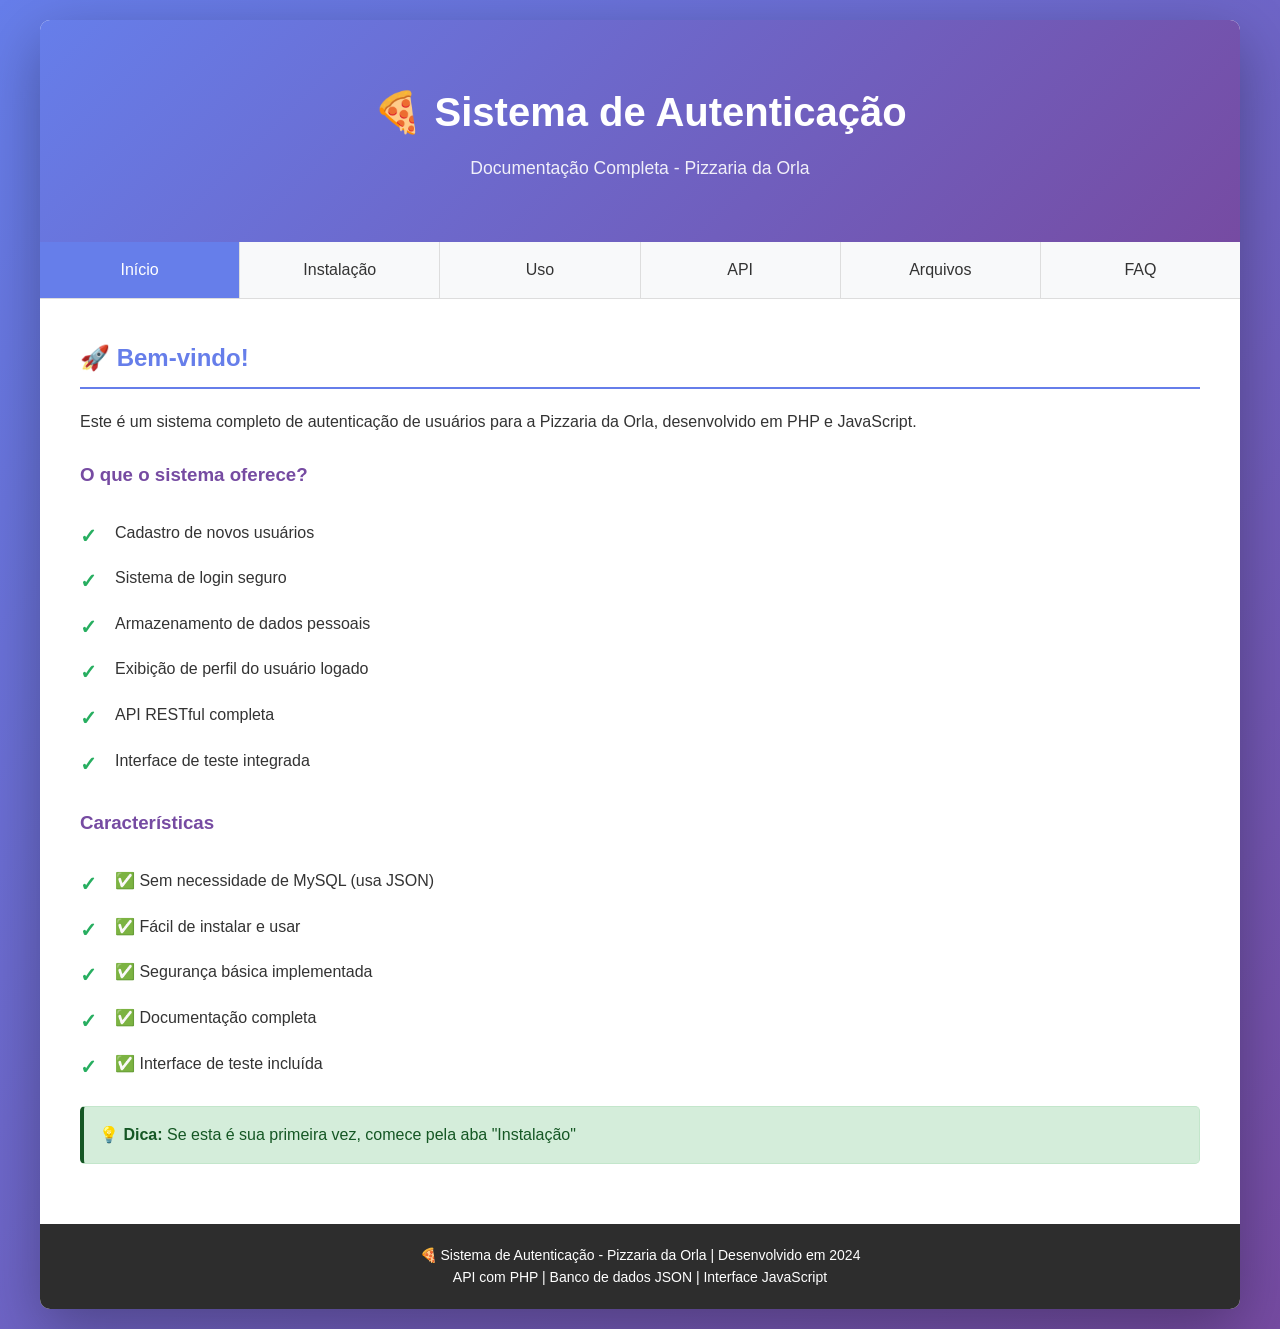
<file: documentacao.html>
<!DOCTYPE html>
<html lang="pt-BR">
<head>
    <meta charset="UTF-8">
    <meta name="viewport" content="width=device-width, initial-scale=1.0">
    <title>Documentação - Sistema de Autenticação</title>
    <style>
        * {
            margin: 0;
            padding: 0;
            box-sizing: border-box;
        }

        body {
            font-family: 'Segoe UI', Tahoma, Geneva, Verdana, sans-serif;
            background: linear-gradient(135deg, #667eea 0%, #764ba2 100%);
            color: #333;
            line-height: 1.6;
            padding: 20px;
        }

        .container {
            max-width: 1200px;
            margin: 0 auto;
            background: white;
            border-radius: 10px;
            box-shadow: 0 20px 60px rgba(0, 0, 0, 0.3);
            overflow: hidden;
        }

        header {
            background: linear-gradient(135deg, #667eea 0%, #764ba2 100%);
            color: white;
            padding: 60px 40px;
            text-align: center;
        }

        header h1 {
            font-size: 2.5em;
            margin-bottom: 10px;
        }

        header p {
            font-size: 1.1em;
            opacity: 0.9;
        }

        nav {
            background: #f8f9fa;
            padding: 0;
            border-bottom: 1px solid #ddd;
            display: flex;
            flex-wrap: wrap;
        }

        nav a {
            flex: 1;
            min-width: 150px;
            padding: 15px;
            text-decoration: none;
            color: #333;
            text-align: center;
            border-right: 1px solid #ddd;
            transition: all 0.3s ease;
            cursor: pointer;
        }

        nav a:last-child {
            border-right: none;
        }

        nav a:hover {
            background: #667eea;
            color: white;
        }

        nav a.active {
            background: #667eea;
            color: white;
        }

        .content {
            padding: 40px;
        }

        .section {
            display: none;
            animation: fadeIn 0.3s ease;
        }

        .section.active {
            display: block;
        }

        @keyframes fadeIn {
            from { opacity: 0; }
            to { opacity: 1; }
        }

        h2 {
            color: #667eea;
            margin-bottom: 20px;
            padding-bottom: 10px;
            border-bottom: 2px solid #667eea;
        }

        h3 {
            color: #764ba2;
            margin-top: 25px;
            margin-bottom: 15px;
        }

        .step {
            background: #f8f9fa;
            border-left: 4px solid #667eea;
            padding: 20px;
            margin-bottom: 20px;
            border-radius: 5px;
        }

        .step-number {
            display: inline-block;
            background: #667eea;
            color: white;
            width: 35px;
            height: 35px;
            border-radius: 50%;
            text-align: center;
            line-height: 35px;
            font-weight: bold;
            margin-right: 15px;
        }

        .code-block {
            background: #2d2d2d;
            color: #f8f8f2;
            padding: 20px;
            border-radius: 5px;
            overflow-x: auto;
            margin: 20px 0;
            font-family: 'Courier New', monospace;
            font-size: 13px;
            line-height: 1.4;
        }

        .code-block code {
            display: block;
            margin-bottom: 10px;
        }

        .code-block code:last-child {
            margin-bottom: 0;
        }

        .file-tree {
            background: #f8f9fa;
            padding: 20px;
            border-radius: 5px;
            font-family: 'Courier New', monospace;
            margin: 20px 0;
        }

        .file-tree .folder {
            color: #667eea;
            font-weight: bold;
        }

        .file-tree .file {
            color: #764ba2;
            margin-left: 20px;
        }

        .checklist {
            list-style: none;
            margin: 20px 0;
        }

        .checklist li {
            padding: 10px 0;
            padding-left: 35px;
            position: relative;
        }

        .checklist li:before {
            content: "✓";
            position: absolute;
            left: 0;
            color: #27ae60;
            font-weight: bold;
            font-size: 20px;
        }

        .info-box {
            background: #d1ecf1;
            border: 1px solid #bee5eb;
            border-left: 4px solid #0c5460;
            padding: 15px;
            border-radius: 5px;
            margin: 20px 0;
            color: #0c5460;
        }

        .warning-box {
            background: #fff3cd;
            border: 1px solid #ffeaa7;
            border-left: 4px solid #856404;
            padding: 15px;
            border-radius: 5px;
            margin: 20px 0;
            color: #856404;
        }

        .success-box {
            background: #d4edda;
            border: 1px solid #c3e6cb;
            border-left: 4px solid #155724;
            padding: 15px;
            border-radius: 5px;
            margin: 20px 0;
            color: #155724;
        }

        .table {
            width: 100%;
            border-collapse: collapse;
            margin: 20px 0;
        }

        .table th {
            background: #667eea;
            color: white;
            padding: 12px;
            text-align: left;
        }

        .table td {
            padding: 12px;
            border-bottom: 1px solid #ddd;
        }

        .table tr:hover {
            background: #f8f9fa;
        }

        footer {
            background: #2d2d2d;
            color: white;
            text-align: center;
            padding: 20px;
            font-size: 14px;
        }

        button {
            background: #667eea;
            color: white;
            border: none;
            padding: 10px 20px;
            border-radius: 5px;
            cursor: pointer;
            transition: all 0.3s ease;
            margin-right: 10px;
        }

        button:hover {
            background: #764ba2;
            transform: translateY(-2px);
            box-shadow: 0 5px 15px rgba(0, 0, 0, 0.2);
        }

        @media (max-width: 768px) {
            header h1 {
                font-size: 1.8em;
            }

            nav {
                flex-direction: column;
            }

            nav a {
                border-right: none;
                border-bottom: 1px solid #ddd;
            }

            nav a:last-child {
                border-bottom: none;
            }

            .content {
                padding: 20px;
            }
        }
    </style>
</head>
<body>
    <div class="container">
        <header>
            <h1>🍕 Sistema de Autenticação</h1>
            <p>Documentação Completa - Pizzaria da Orla</p>
        </header>

        <nav>
            <a onclick="mostrarSecao(0)" class="nav-link active">Início</a>
            <a onclick="mostrarSecao(1)" class="nav-link">Instalação</a>
            <a onclick="mostrarSecao(2)" class="nav-link">Uso</a>
            <a onclick="mostrarSecao(3)" class="nav-link">API</a>
            <a onclick="mostrarSecao(4)" class="nav-link">Arquivos</a>
            <a onclick="mostrarSecao(5)" class="nav-link">FAQ</a>
        </nav>

        <div class="content">
            <!-- SEÇÃO 1: INÍCIO -->
            <div class="section active" id="secao-0">
                <h2>🚀 Bem-vindo!</h2>
                
                <p>Este é um sistema completo de autenticação de usuários para a Pizzaria da Orla, desenvolvido em PHP e JavaScript.</p>

                <h3>O que o sistema oferece?</h3>
                <ul class="checklist">
                    <li>Cadastro de novos usuários</li>
                    <li>Sistema de login seguro</li>
                    <li>Armazenamento de dados pessoais</li>
                    <li>Exibição de perfil do usuário logado</li>
                    <li>API RESTful completa</li>
                    <li>Interface de teste integrada</li>
                </ul>

                <h3>Características</h3>
                <ul class="checklist">
                    <li>✅ Sem necessidade de MySQL (usa JSON)</li>
                    <li>✅ Fácil de instalar e usar</li>
                    <li>✅ Segurança básica implementada</li>
                    <li>✅ Documentação completa</li>
                    <li>✅ Interface de teste incluída</li>
                </ul>

                <div class="success-box">
                    <strong>💡 Dica:</strong> Se esta é sua primeira vez, comece pela aba "Instalação"
                </div>
            </div>

            <!-- SEÇÃO 2: INSTALAÇÃO -->
            <div class="section" id="secao-1">
                <h2>⚙️ Instalação e Configuração</h2>

                <h3>Pré-requisitos</h3>
                <ul>
                    <li>XAMPP instalado (Apache + PHP)</li>
                    <li>Navegador web atualizado</li>
                    <li>Pasta do projeto no htdocs</li>
                </ul>

                <h3>Passo 1: Preparar o Projeto</h3>
                <div class="step">
                    <span class="step-number">1</span>
                    <strong>Copie a pasta do projeto para:</strong>
                    <div class="code-block">
                        <code>C:\xampp\htdocs\TEMPLATE-RestaurantePizza\</code>
                    </div>
                </div>

                <h3>Passo 2: Iniciar o XAMPP</h3>
                <div class="step">
                    <span class="step-number">2</span>
                    <strong>Abra o XAMPP Control Panel e:</strong>
                    <ul style="margin-left: 20px; margin-top: 10px;">
                        <li>Clique em "Start" ao lado de Apache</li>
                        <li>Espere aparecer "Running" em verde</li>
                    </ul>
                </div>

                <h3>Passo 3: Verificar Instalação</h3>
                <div class="step">
                    <span class="step-number">3</span>
                    <strong>Abra seu navegador e acesse:</strong>
                    <div class="code-block">
                        <code>http://localhost/TEMPLATE-RestaurantePizza/</code>
                    </div>
                </div>

                <h3>Passo 4: Testar a API</h3>
                <div class="step">
                    <span class="step-number">4</span>
                    <strong>Clique no link de teste:</strong>
                    <div class="code-block">
                        <code>http://localhost/TEMPLATE-RestaurantePizza/teste_api.html</code>
                    </div>
                </div>

                <div class="success-box">
                    <strong>✅ Sucesso!</strong> Se tudo funcionou, o sistema está pronto para usar.
                </div>
            </div>

            <!-- SEÇÃO 3: USO -->
            <div class="section" id="secao-2">
                <h2>📱 Como Usar</h2>

                <h3>Fluxo do Usuário</h3>

                <div class="step">
                    <span class="step-number">1</span>
                    <strong>Acesse a página de Cadastro</strong>
                    <p>O usuário preenche o formulário com seus dados pessoais e cria uma senha</p>
                </div>

                <div class="step">
                    <span class="step-number">2</span>
                    <strong>Dados são salvos</strong>
                    <p>Os dados são validados no JavaScript e enviados para a API PHP, que salva em JSON</p>
                </div>

                <div class="step">
                    <span class="step-number">3</span>
                    <strong>Acesse o Login</strong>
                    <p>Digite seu usuário e senha criados no cadastro</p>
                </div>

                <div class="step">
                    <span class="step-number">4</span>
                    <strong>Veja seu Perfil</strong>
                    <p>A página logado.html exibe todas as suas informações</p>
                </div>

                <h3>Dados do Formulário</h3>
                <p>O sistema solicita os seguintes dados:</p>
                <table class="table">
                    <thead>
                        <tr>
                            <th>Campo</th>
                            <th>Tipo</th>
                            <th>Obrigatório</th>
                            <th>Exemplo</th>
                        </tr>
                    </thead>
                    <tbody>
                        <tr>
                            <td>Nome Completo</td>
                            <td>Texto</td>
                            <td>Sim</td>
                            <td>João Silva</td>
                        </tr>
                        <tr>
                            <td>Nome de Usuário</td>
                            <td>Texto</td>
                            <td>Sim</td>
                            <td>joao.silva</td>
                        </tr>
                        <tr>
                            <td>Telefone</td>
                            <td>Telefone</td>
                            <td>Sim</td>
                            <td>(83) 98888-8888</td>
                        </tr>
                        <tr>
                            <td>Endereço</td>
                            <td>Texto</td>
                            <td>Sim</td>
                            <td>Rua das Flores</td>
                        </tr>
                        <tr>
                            <td>Número</td>
                            <td>Texto</td>
                            <td>Sim</td>
                            <td>123</td>
                        </tr>
                        <tr>
                            <td>Cidade</td>
                            <td>Texto</td>
                            <td>Sim</td>
                            <td>João Pessoa</td>
                        </tr>
                        <tr>
                            <td>Estado</td>
                            <td>Texto</td>
                            <td>Sim</td>
                            <td>PB</td>
                        </tr>
                        <tr>
                            <td>CEP</td>
                            <td>Texto</td>
                            <td>Sim</td>
                            <td>58045-080</td>
                        </tr>
                        <tr>
                            <td>Senha</td>
                            <td>Senha</td>
                            <td>Sim</td>
                            <td>min. 6 caracteres</td>
                        </tr>
                    </tbody>
                </table>
            </div>

            <!-- SEÇÃO 4: API -->
            <div class="section" id="secao-3">
                <h2>🔌 Endpoints da API</h2>

                <h3>1. Cadastrar Usuário</h3>
                <div class="code-block">
                    <code><strong>POST</strong> /api_usuarios.php?acao=cadastrar</code>
                    <br>
                    <code><strong>Body:</strong></code>
                    <code>{</code>
                    <code>  "nomeCompleto": "João Silva",</code>
                    <code>  "usuario": "joao.silva",</code>
                    <code>  "telefone": "(83) 98888-8888",</code>
                    <code>  "endereco": "Rua das Flores",</code>
                    <code>  "numero": "123",</code>
                    <code>  "cidade": "João Pessoa",</code>
                    <code>  "estado": "PB",</code>
                    <code>  "cep": "58045-080",</code>
                    <code>  "senha": "senha123"</code>
                    <code>}</code>
                </div>

                <h3>2. Fazer Login</h3>
                <div class="code-block">
                    <code><strong>POST</strong> /api_usuarios.php?acao=login</code>
                    <br>
                    <code><strong>Body:</strong></code>
                    <code>{</code>
                    <code>  "usuario": "joao.silva",</code>
                    <code>  "senha": "senha123"</code>
                    <code>}</code>
                </div>

                <h3>3. Obter Dados do Usuário</h3>
                <div class="code-block">
                    <code><strong>GET</strong> /api_usuarios.php?acao=obter&id=1</code>
                </div>

                <h3>4. Listar Todos os Usuários</h3>
                <div class="code-block">
                    <code><strong>GET</strong> /api_usuarios.php?acao=listar</code>
                </div>

                <h3>5. Atualizar Perfil</h3>
                <div class="code-block">
                    <code><strong>PUT</strong> /api_usuarios.php?acao=atualizar</code>
                    <br>
                    <code><strong>Body:</strong></code>
                    <code>{</code>
                    <code>  "id": 1,</code>
                    <code>  "telefone": "(83) 99999-9999",</code>
                    <code>  "cidade": "Recife"</code>
                    <code>}</code>
                </div>

                <h3>6. Deletar Usuário</h3>
                <div class="code-block">
                    <code><strong>DELETE</strong> /api_usuarios.php?acao=deletar</code>
                    <br>
                    <code><strong>Body:</strong></code>
                    <code>{</code>
                    <code>  "id": 1</code>
                    <code>}</code>
                </div>

                <h3>7. Verificar Status</h3>
                <div class="code-block">
                    <code><strong>GET</strong> /api_usuarios.php?acao=status</code>
                </div>

                <div class="info-box">
                    <strong>💡 Dica:</strong> Use a página teste_api.html para testar todos os endpoints visualmente!
                </div>
            </div>

            <!-- SEÇÃO 5: ARQUIVOS -->
            <div class="section" id="secao-4">
                <h2>📁 Estrutura de Arquivos</h2>

                <h3>Arquivos Principais</h3>
                <div class="file-tree">
                    <div class="folder">📦 TEMPLATE-RestaurantePizza/</div>
                    <div class="file">├─ <strong>api_usuarios.php</strong> - API principal (JSON)</div>
                    <div class="file">├─ <strong>api_client.js</strong> - Cliente JavaScript</div>
                    <div class="file">├─ <strong>teste_api.html</strong> - Interface de teste</div>
                    <div class="file">├─ <strong>cadastro.html</strong> - Página de cadastro</div>
                    <div class="file">├─ <strong>login.html</strong> - Página de login</div>
                    <div class="file">├─ <strong>logado.html</strong> - Página de perfil</div>
                    <div class="file">├─ <strong>usuarios.json</strong> - Banco de dados (criado automaticamente)</div>
                    <div class="file">├─ README_API.txt - Documentação</div>
                    <div class="file">├─ GUIA_RAPIDO.txt - Guia rápido</div>
                    <div class="file">├─ config_db.php - Config. MySQL (opcional)</div>
                    <div class="file">├─ criar_banco.sql - Script SQL (opcional)</div>
                    <div class="file">└─ api_usuarios_mysql.php - API MySQL (opcional)</div>
                </div>

                <h3>Descrição dos Arquivos</h3>
                <table class="table">
                    <thead>
                        <tr>
                            <th>Arquivo</th>
                            <th>Descrição</th>
                            <th>Tamanho</th>
                        </tr>
                    </thead>
                    <tbody>
                        <tr>
                            <td><strong>api_usuarios.php</strong></td>
                            <td>API principal que processa todas as requisições</td>
                            <td>~8 KB</td>
                        </tr>
                        <tr>
                            <td><strong>api_client.js</strong></td>
                            <td>Integra a API com o frontend HTML</td>
                            <td>~6 KB</td>
                        </tr>
                        <tr>
                            <td><strong>teste_api.html</strong></td>
                            <td>Interface visual para testar endpoints</td>
                            <td>~12 KB</td>
                        </tr>
                        <tr>
                            <td><strong>usuarios.json</strong></td>
                            <td>Armazena dados dos usuários (JSON)</td>
                            <td>Dinâmico</td>
                        </tr>
                        <tr>
                            <td><strong>config_db.php</strong></td>
                            <td>Configuração MySQL (opcional)</td>
                            <td>~2 KB</td>
                        </tr>
                        <tr>
                            <td><strong>api_usuarios_mysql.php</strong></td>
                            <td>API alternativa para MySQL</td>
                            <td>~9 KB</td>
                        </tr>
                    </tbody>
                </table>
            </div>

            <!-- SEÇÃO 6: FAQ -->
            <div class="section" id="secao-5">
                <h2>❓ Perguntas Frequentes</h2>

                <h3>P: Preciso de MySQL?</h3>
                <p><strong>R:</strong> Não! O sistema usa JSON por padrão, que é mais simples. MySQL é opcional para versões futuras.</p>

                <h3>P: Como resetar os dados?</h3>
                <p><strong>R:</strong> Delete o arquivo <code>usuarios.json</code>. Ele será recriado automaticamente na próxima requisição.</p>

                <h3>P: Posso acessar do celular?</h3>
                <p><strong>R:</strong> Sim! Substitua "localhost" pelo IP local do computador. Por exemplo: <code>http://192.168.1.100/...</code></p>

                <h3>P: Minhas senhas estão seguras?</h3>
                <p><strong>R:</strong> As senhas são criptografadas com MD5. Para produção, recomenda-se usar bcrypt ou Argon2.</p>

                <h3>P: Posso modificar os campos do cadastro?</h3>
                <p><strong>R:</strong> Sim! Modifique <code>api_usuarios.php</code> e <code>api_client.js</code> para adicionar/remover campos.</p>

                <h3>P: Como faço para adicionar um novo usuário manualmente?</h3>
                <p><strong>R:</strong> Use a página <code>teste_api.html</code> para cadastrar usando a interface visual.</p>

                <h3>P: O que fazer se receber erro CORS?</h3>
                <p><strong>R:</strong> Certifique-se de acessar via <code>http://localhost/</code> e não abrindo os arquivos HTML diretamente.</p>

                <h3>P: Como fazer logout?</h3>
                <p><strong>R:</strong> Clique em "Sair" na página logado.html. Seus dados serão removidos da sessão.</p>

                <div class="success-box">
                    <strong>📞 Precisa de ajuda?</strong> Verifique o console do navegador (F12) para ver mensagens de erro detalhadas.
                </div>
            </div>
        </div>

        <footer>
            <p>🍕 Sistema de Autenticação - Pizzaria da Orla | Desenvolvido em 2024</p>
            <p>API com PHP | Banco de dados JSON | Interface JavaScript</p>
        </footer>
    </div>

    <script>
        function mostrarSecao(index) {
            // Ocultar todas as seções
            const secoes = document.querySelectorAll('.section');
            secoes.forEach(s => s.classList.remove('active'));

            // Remover classe active de todos os links
            const links = document.querySelectorAll('.nav-link');
            links.forEach(l => l.classList.remove('active'));

            // Mostrar seção selecionada
            document.getElementById(`secao-${index}`).classList.add('active');
            document.querySelectorAll('.nav-link')[index].classList.add('active');

            // Scroll para o topo
            document.querySelector('.content').scrollTop = 0;
        }
    </script>
</body>
</html>
</file>
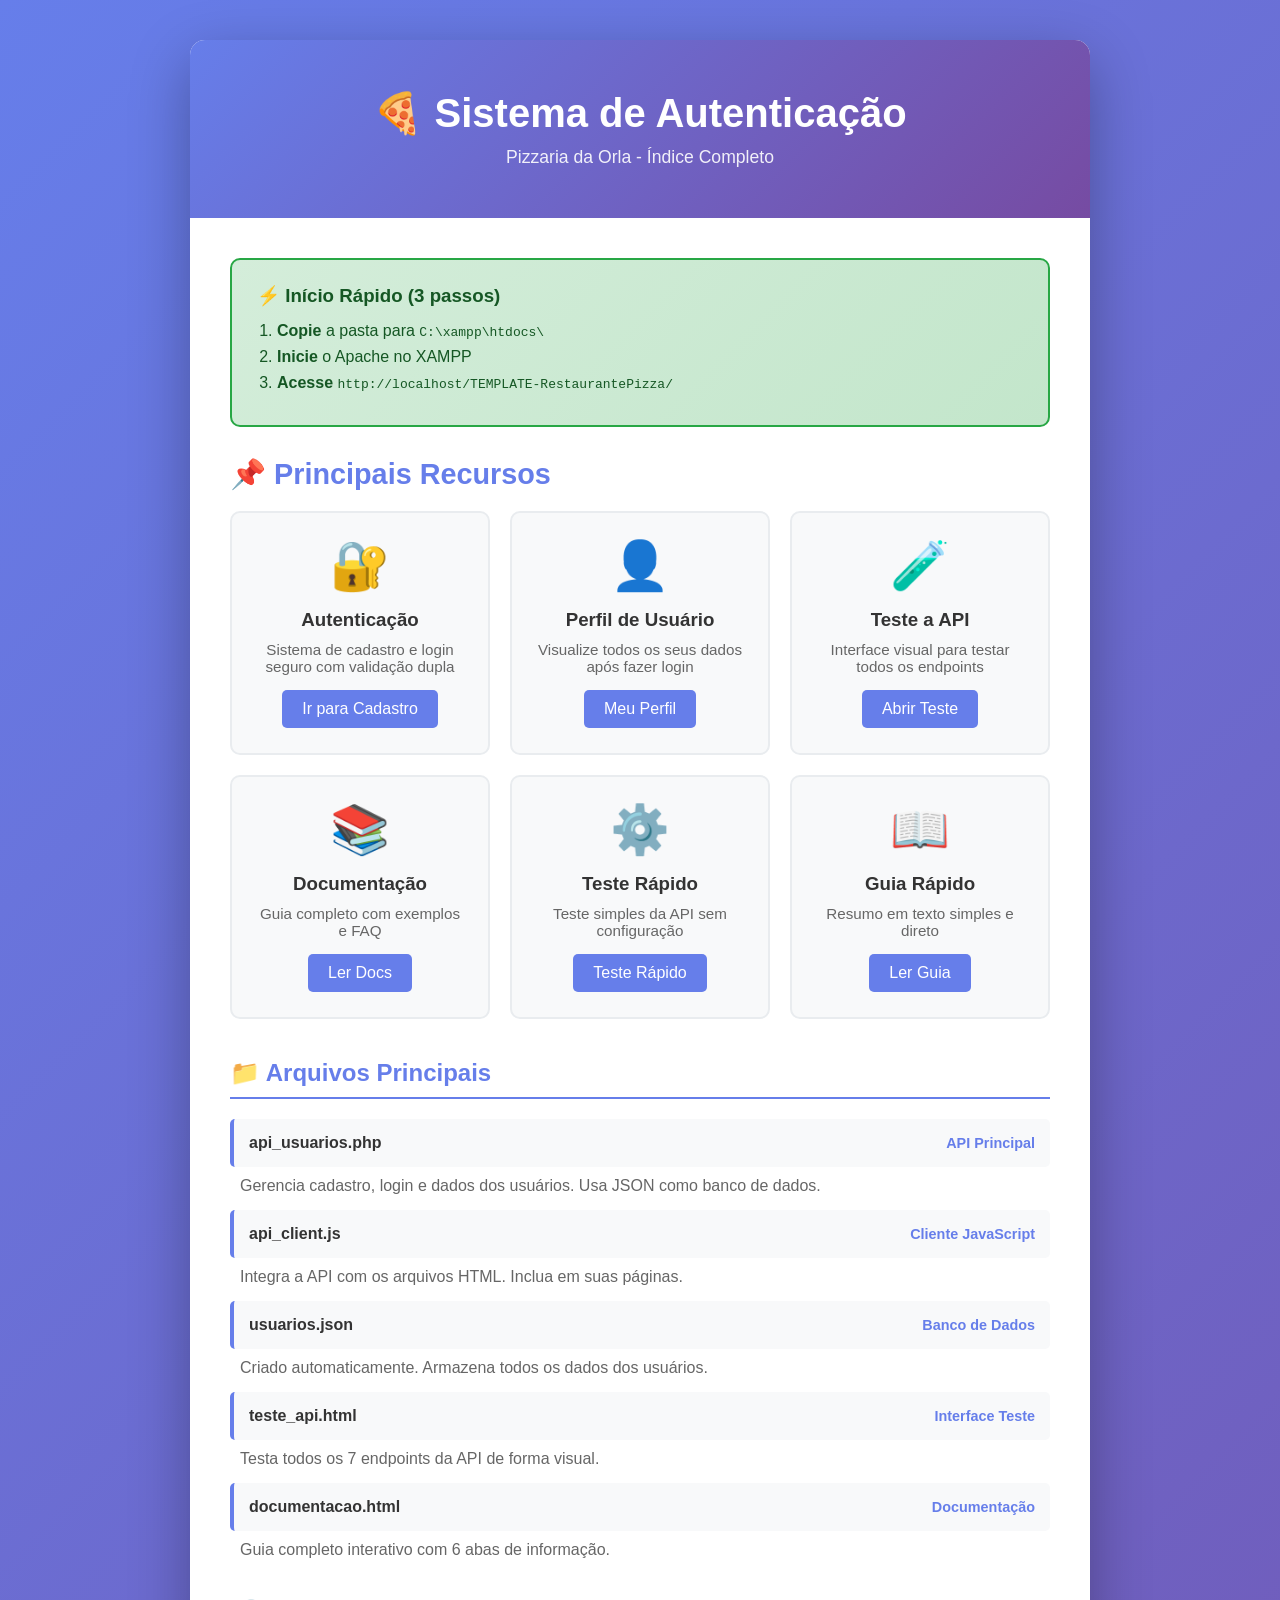
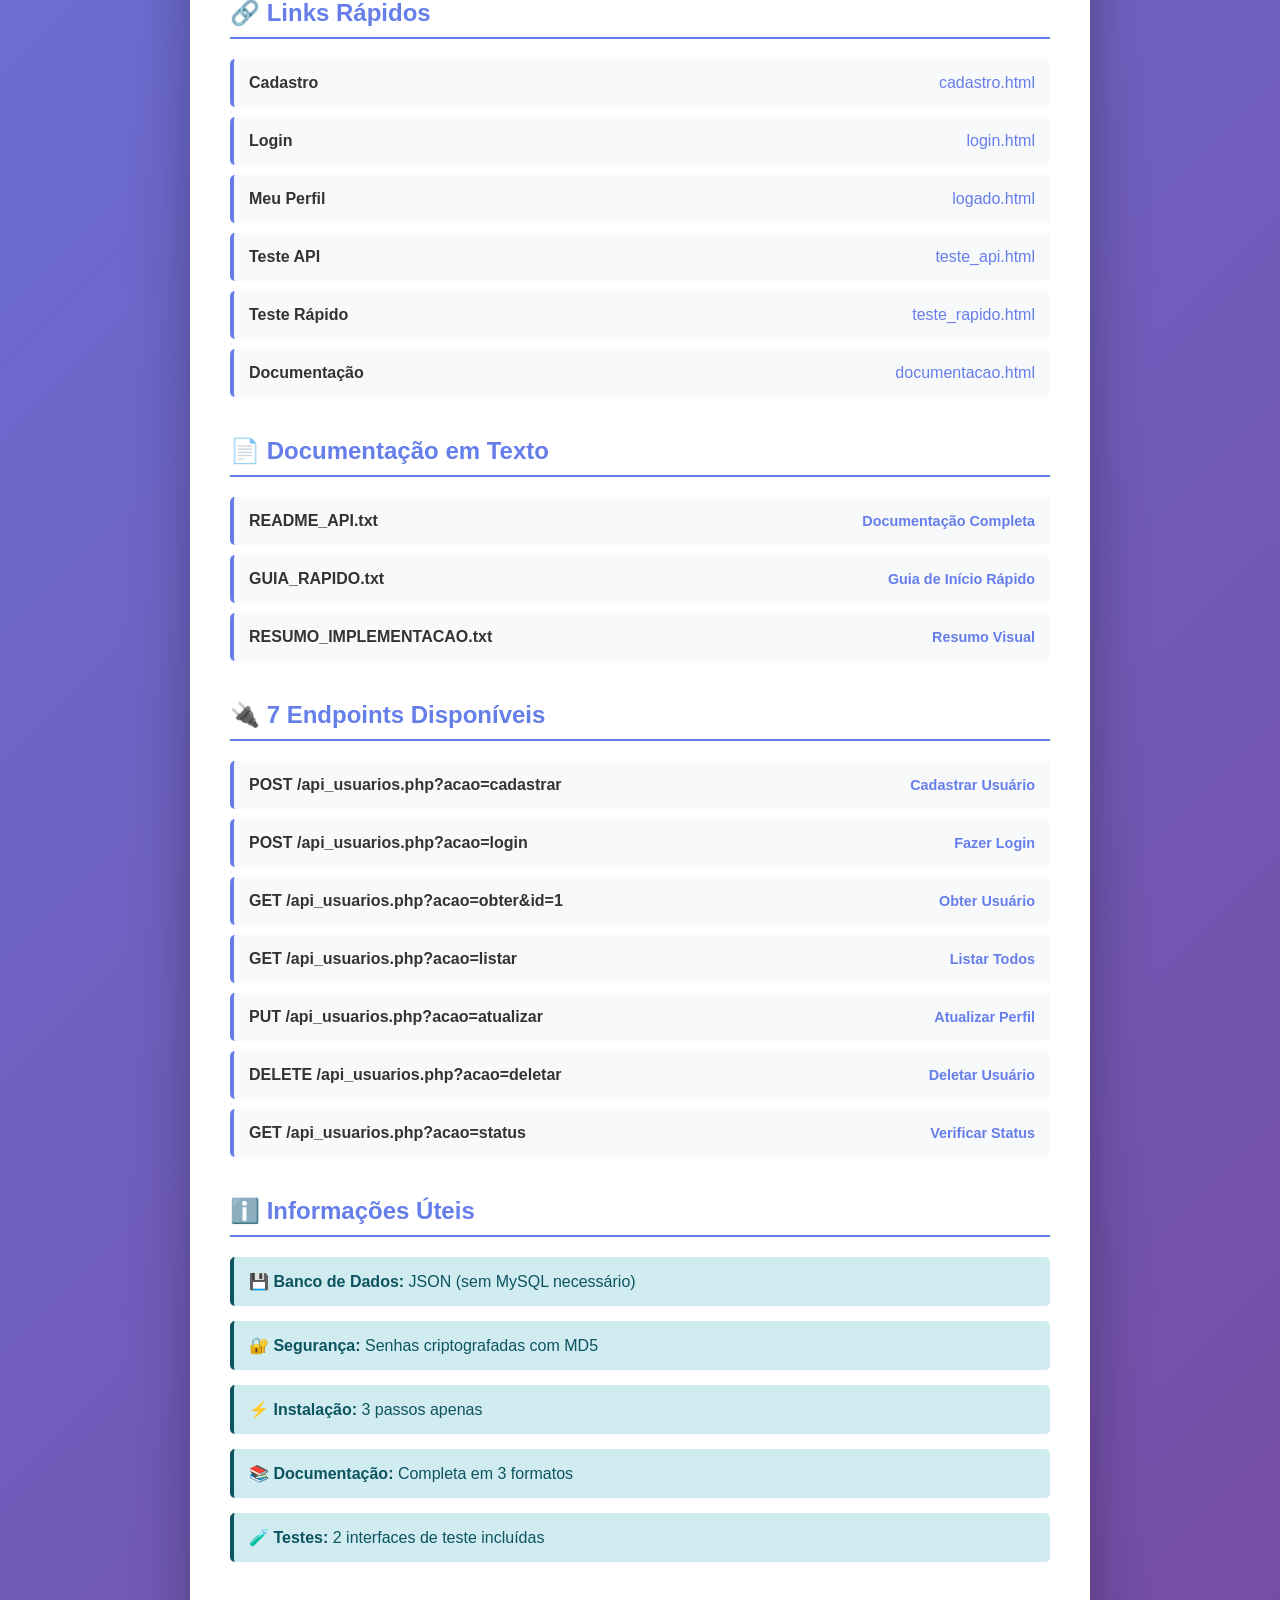
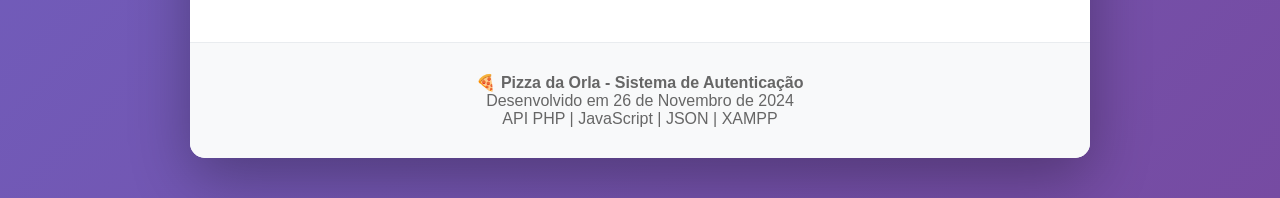
<file: index_sistema.html>
<!DOCTYPE html>
<html lang="pt-BR">
<head>
    <meta charset="UTF-8">
    <meta name="viewport" content="width=device-width, initial-scale=1.0">
    <title>Índice - Sistema de Autenticação</title>
    <style>
        * { margin: 0; padding: 0; box-sizing: border-box; }
        
        body {
            font-family: 'Segoe UI', sans-serif;
            background: linear-gradient(135deg, #667eea 0%, #764ba2 100%);
            min-height: 100vh;
            padding: 40px 20px;
        }

        .container {
            max-width: 900px;
            margin: 0 auto;
            background: white;
            border-radius: 15px;
            box-shadow: 0 20px 60px rgba(0, 0, 0, 0.3);
            overflow: hidden;
        }

        header {
            background: linear-gradient(135deg, #667eea 0%, #764ba2 100%);
            color: white;
            padding: 50px 40px;
            text-align: center;
        }

        header h1 {
            font-size: 2.5em;
            margin-bottom: 10px;
        }

        header p {
            font-size: 1.1em;
            opacity: 0.9;
        }

        .content {
            padding: 40px;
        }

        .grid {
            display: grid;
            grid-template-columns: repeat(auto-fit, minmax(250px, 1fr));
            gap: 20px;
            margin-bottom: 40px;
        }

        .card {
            background: #f8f9fa;
            border: 2px solid #e9ecef;
            border-radius: 10px;
            padding: 25px;
            text-align: center;
            transition: all 0.3s ease;
            cursor: pointer;
        }

        .card:hover {
            border-color: #667eea;
            box-shadow: 0 10px 30px rgba(102, 126, 234, 0.2);
            transform: translateY(-5px);
        }

        .card-icon {
            font-size: 3em;
            margin-bottom: 15px;
        }

        .card h3 {
            color: #333;
            margin-bottom: 10px;
        }

        .card p {
            color: #666;
            font-size: 0.95em;
            margin-bottom: 15px;
        }

        .card a {
            display: inline-block;
            background: #667eea;
            color: white;
            padding: 10px 20px;
            border-radius: 5px;
            text-decoration: none;
            transition: all 0.3s ease;
        }

        .card a:hover {
            background: #764ba2;
            transform: scale(1.05);
        }

        .section {
            margin-bottom: 40px;
        }

        .section h2 {
            color: #667eea;
            margin-bottom: 20px;
            padding-bottom: 10px;
            border-bottom: 2px solid #667eea;
        }

        .list-item {
            background: #f8f9fa;
            padding: 15px;
            margin-bottom: 10px;
            border-radius: 5px;
            border-left: 4px solid #667eea;
            display: flex;
            justify-content: space-between;
            align-items: center;
        }

        .list-item strong {
            color: #333;
        }

        .list-item span {
            color: #667eea;
            font-weight: 600;
            font-size: 0.9em;
        }

        .footer {
            background: #f8f9fa;
            padding: 30px 40px;
            text-align: center;
            color: #666;
            border-top: 1px solid #e9ecef;
        }

        .quick-start {
            background: linear-gradient(135deg, #d4edda 0%, #c3e6cb 100%);
            border: 2px solid #28a745;
            border-radius: 10px;
            padding: 25px;
            margin-bottom: 30px;
            color: #155724;
        }

        .quick-start h3 {
            color: #155724;
            margin-bottom: 15px;
        }

        .quick-start ol {
            margin-left: 20px;
        }

        .quick-start li {
            margin-bottom: 8px;
        }

        @media (max-width: 768px) {
            header h1 {
                font-size: 1.8em;
            }

            .grid {
                grid-template-columns: 1fr;
            }

            .content {
                padding: 20px;
            }
        }
    </style>
</head>
<body>
    <div class="container">
        <header>
            <h1>🍕 Sistema de Autenticação</h1>
            <p>Pizzaria da Orla - Índice Completo</p>
        </header>

        <div class="content">
            <!-- INÍCIO RÁPIDO -->
            <div class="quick-start">
                <h3>⚡ Início Rápido (3 passos)</h3>
                <ol>
                    <li><strong>Copie</strong> a pasta para <code>C:\xampp\htdocs\</code></li>
                    <li><strong>Inicie</strong> o Apache no XAMPP</li>
                    <li><strong>Acesse</strong> <code>http://localhost/TEMPLATE-RestaurantePizza/</code></li>
                </ol>
            </div>

            <!-- PRINCIPAIS RECURSOS -->
            <h2 style="color: #667eea; margin-bottom: 20px; font-size: 1.8em;">📌 Principais Recursos</h2>
            
            <div class="grid">
                <div class="card">
                    <div class="card-icon">🔐</div>
                    <h3>Autenticação</h3>
                    <p>Sistema de cadastro e login seguro com validação dupla</p>
                    <a href="cadastro.html">Ir para Cadastro</a>
                </div>

                <div class="card">
                    <div class="card-icon">👤</div>
                    <h3>Perfil de Usuário</h3>
                    <p>Visualize todos os seus dados após fazer login</p>
                    <a href="logado.html">Meu Perfil</a>
                </div>

                <div class="card">
                    <div class="card-icon">🧪</div>
                    <h3>Teste a API</h3>
                    <p>Interface visual para testar todos os endpoints</p>
                    <a href="teste_api.html">Abrir Teste</a>
                </div>

                <div class="card">
                    <div class="card-icon">📚</div>
                    <h3>Documentação</h3>
                    <p>Guia completo com exemplos e FAQ</p>
                    <a href="documentacao.html">Ler Docs</a>
                </div>

                <div class="card">
                    <div class="card-icon">⚙️</div>
                    <h3>Teste Rápido</h3>
                    <p>Teste simples da API sem configuração</p>
                    <a href="teste_rapido.html">Teste Rápido</a>
                </div>

                <div class="card">
                    <div class="card-icon">📖</div>
                    <h3>Guia Rápido</h3>
                    <p>Resumo em texto simples e direto</p>
                    <a href="GUIA_RAPIDO.txt">Ler Guia</a>
                </div>
            </div>

            <!-- ARQUIVOS CRIADOS -->
            <div class="section">
                <h2>📁 Arquivos Principais</h2>
                
                <div class="list-item">
                    <strong>api_usuarios.php</strong>
                    <span>API Principal</span>
                </div>
                <p style="margin-left: 10px; margin-bottom: 15px; color: #666;">Gerencia cadastro, login e dados dos usuários. Usa JSON como banco de dados.</p>

                <div class="list-item">
                    <strong>api_client.js</strong>
                    <span>Cliente JavaScript</span>
                </div>
                <p style="margin-left: 10px; margin-bottom: 15px; color: #666;">Integra a API com os arquivos HTML. Inclua em suas páginas.</p>

                <div class="list-item">
                    <strong>usuarios.json</strong>
                    <span>Banco de Dados</span>
                </div>
                <p style="margin-left: 10px; margin-bottom: 15px; color: #666;">Criado automaticamente. Armazena todos os dados dos usuários.</p>

                <div class="list-item">
                    <strong>teste_api.html</strong>
                    <span>Interface Teste</span>
                </div>
                <p style="margin-left: 10px; margin-bottom: 15px; color: #666;">Testa todos os 7 endpoints da API de forma visual.</p>

                <div class="list-item">
                    <strong>documentacao.html</strong>
                    <span>Documentação</span>
                </div>
                <p style="margin-left: 10px; margin-bottom: 15px; color: #666;">Guia completo interativo com 6 abas de informação.</p>
            </div>

            <!-- LINKS RÁPIDOS -->
            <div class="section">
                <h2>🔗 Links Rápidos</h2>
                
                <div class="list-item">
                    <strong>Cadastro</strong>
                    <a href="cadastro.html" style="text-decoration: none; color: #667eea;">cadastro.html</a>
                </div>

                <div class="list-item">
                    <strong>Login</strong>
                    <a href="login.html" style="text-decoration: none; color: #667eea;">login.html</a>
                </div>

                <div class="list-item">
                    <strong>Meu Perfil</strong>
                    <a href="logado.html" style="text-decoration: none; color: #667eea;">logado.html</a>
                </div>

                <div class="list-item">
                    <strong>Teste API</strong>
                    <a href="teste_api.html" style="text-decoration: none; color: #667eea;">teste_api.html</a>
                </div>

                <div class="list-item">
                    <strong>Teste Rápido</strong>
                    <a href="teste_rapido.html" style="text-decoration: none; color: #667eea;">teste_rapido.html</a>
                </div>

                <div class="list-item">
                    <strong>Documentação</strong>
                    <a href="documentacao.html" style="text-decoration: none; color: #667eea;">documentacao.html</a>
                </div>
            </div>

            <!-- RECURSOS ADICIONAIS -->
            <div class="section">
                <h2>📄 Documentação em Texto</h2>
                
                <div class="list-item">
                    <strong>README_API.txt</strong>
                    <span>Documentação Completa</span>
                </div>

                <div class="list-item">
                    <strong>GUIA_RAPIDO.txt</strong>
                    <span>Guia de Início Rápido</span>
                </div>

                <div class="list-item">
                    <strong>RESUMO_IMPLEMENTACAO.txt</strong>
                    <span>Resumo Visual</span>
                </div>
            </div>

            <!-- ENDPOINTS DA API -->
            <div class="section">
                <h2>🔌 7 Endpoints Disponíveis</h2>
                
                <div class="list-item">
                    <strong>POST /api_usuarios.php?acao=cadastrar</strong>
                    <span>Cadastrar Usuário</span>
                </div>

                <div class="list-item">
                    <strong>POST /api_usuarios.php?acao=login</strong>
                    <span>Fazer Login</span>
                </div>

                <div class="list-item">
                    <strong>GET /api_usuarios.php?acao=obter&id=1</strong>
                    <span>Obter Usuário</span>
                </div>

                <div class="list-item">
                    <strong>GET /api_usuarios.php?acao=listar</strong>
                    <span>Listar Todos</span>
                </div>

                <div class="list-item">
                    <strong>PUT /api_usuarios.php?acao=atualizar</strong>
                    <span>Atualizar Perfil</span>
                </div>

                <div class="list-item">
                    <strong>DELETE /api_usuarios.php?acao=deletar</strong>
                    <span>Deletar Usuário</span>
                </div>

                <div class="list-item">
                    <strong>GET /api_usuarios.php?acao=status</strong>
                    <span>Verificar Status</span>
                </div>
            </div>

            <!-- INFORMAÇÕES ÚTEIS -->
            <div class="section">
                <h2>ℹ️ Informações Úteis</h2>
                
                <div style="background: #d1ecf1; border-left: 4px solid #0c5460; padding: 15px; border-radius: 5px; margin-bottom: 15px; color: #0c5460;">
                    <strong>💾 Banco de Dados:</strong> JSON (sem MySQL necessário)
                </div>

                <div style="background: #d1ecf1; border-left: 4px solid #0c5460; padding: 15px; border-radius: 5px; margin-bottom: 15px; color: #0c5460;">
                    <strong>🔐 Segurança:</strong> Senhas criptografadas com MD5
                </div>

                <div style="background: #d1ecf1; border-left: 4px solid #0c5460; padding: 15px; border-radius: 5px; margin-bottom: 15px; color: #0c5460;">
                    <strong>⚡ Instalação:</strong> 3 passos apenas
                </div>

                <div style="background: #d1ecf1; border-left: 4px solid #0c5460; padding: 15px; border-radius: 5px; margin-bottom: 15px; color: #0c5460;">
                    <strong>📚 Documentação:</strong> Completa em 3 formatos
                </div>

                <div style="background: #d1ecf1; border-left: 4px solid #0c5460; padding: 15px; border-radius: 5px; color: #0c5460;">
                    <strong>🧪 Testes:</strong> 2 interfaces de teste incluídas
                </div>
            </div>
        </div>

        <div class="footer">
            <p><strong>🍕 Pizza da Orla - Sistema de Autenticação</strong></p>
            <p>Desenvolvido em 26 de Novembro de 2024</p>
            <p>API PHP | JavaScript | JSON | XAMPP</p>
        </div>
    </div>
</body>
</html>
</file>
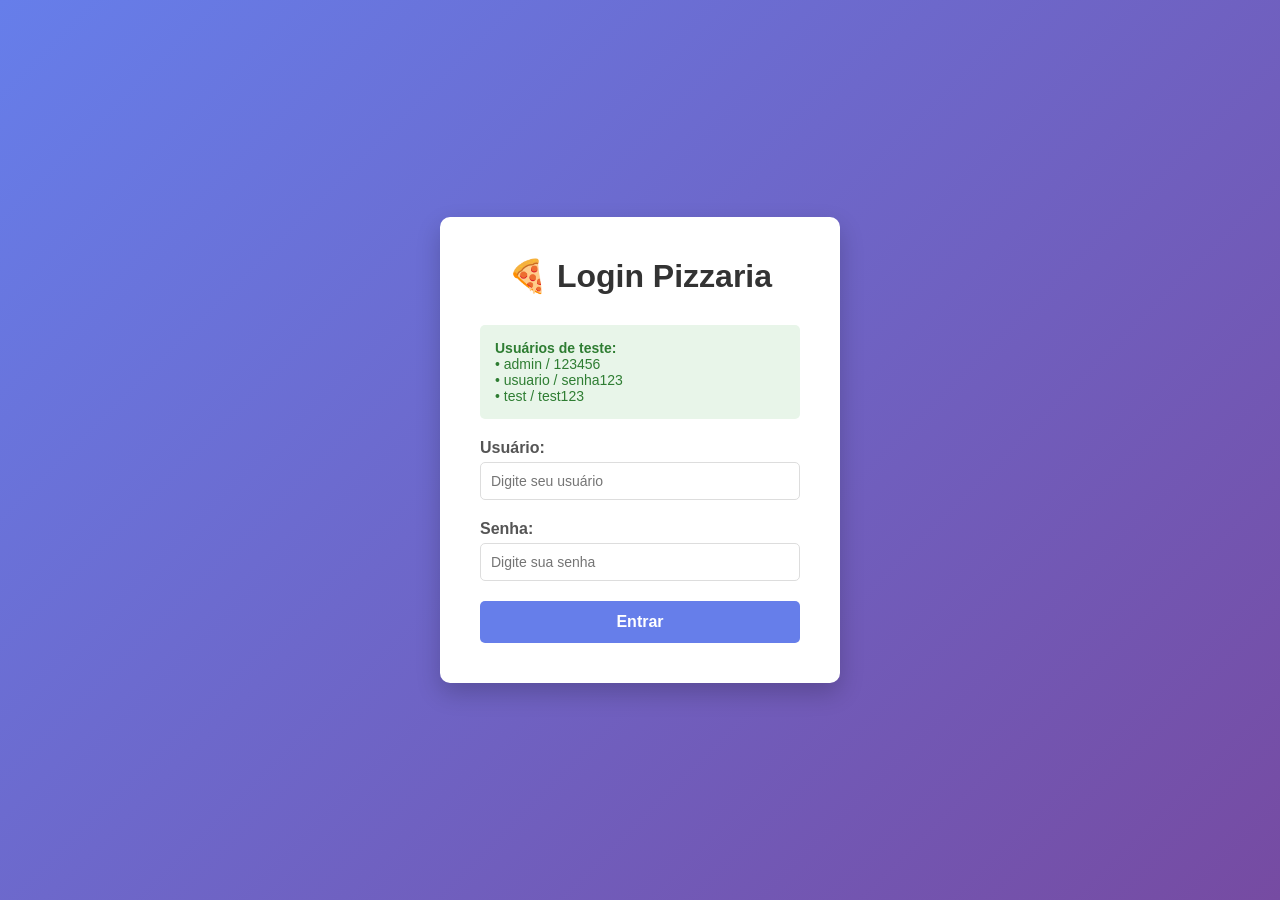
<file: teste-login.html>
<!DOCTYPE html>
<html lang="pt-br">
<head>
    <meta charset="UTF-8">
    <meta name="viewport" content="width=device-width, initial-scale=1.0">
    <title>Teste de Autenticação</title>
    <style>
        * {
            margin: 0;
            padding: 0;
            box-sizing: border-box;
        }
        
        body {
            font-family: Arial, sans-serif;
            background: linear-gradient(135deg, #667eea 0%, #764ba2 100%);
            min-height: 100vh;
            display: flex;
            justify-content: center;
            align-items: center;
        }
        
        .container {
            background: white;
            padding: 40px;
            border-radius: 10px;
            box-shadow: 0 10px 25px rgba(0, 0, 0, 0.2);
            width: 100%;
            max-width: 400px;
        }
        
        h1 {
            color: #333;
            margin-bottom: 30px;
            text-align: center;
        }
        
        .form-group {
            margin-bottom: 20px;
        }
        
        label {
            display: block;
            margin-bottom: 5px;
            color: #555;
            font-weight: bold;
        }
        
        input {
            width: 100%;
            padding: 10px;
            border: 1px solid #ddd;
            border-radius: 5px;
            font-size: 14px;
        }
        
        input:focus {
            outline: none;
            border-color: #667eea;
            box-shadow: 0 0 5px rgba(102, 126, 234, 0.5);
        }
        
        button {
            width: 100%;
            padding: 12px;
            background: #667eea;
            color: white;
            border: none;
            border-radius: 5px;
            font-size: 16px;
            font-weight: bold;
            cursor: pointer;
            transition: background 0.3s;
        }
        
        button:hover {
            background: #764ba2;
        }
        
        .error {
            color: #e74c3c;
            background: #fadbd8;
            padding: 12px;
            border-radius: 5px;
            margin-bottom: 20px;
            display: none;
            border: 1px solid #e74c3c;
        }
        
        .info {
            background: #e8f5e9;
            padding: 15px;
            border-radius: 5px;
            margin-bottom: 20px;
            color: #2e7d32;
            font-size: 14px;
        }
    </style>
</head>
<body>
    <div class="container">
        <h1>🍕 Login Pizzaria</h1>
        
        <div class="info">
            <strong>Usuários de teste:</strong><br>
            • admin / 123456<br>
            • usuario / senha123<br>
            • test / test123
        </div>
        
        <div id="mensagemErro" class="error"></div>
        
        <form id="formularioLogin">
            <div class="form-group">
                <label for="usuario">Usuário:</label>
                <input type="text" id="usuario" placeholder="Digite seu usuário" required>
            </div>
            
            <div class="form-group">
                <label for="senha">Senha:</label>
                <input type="password" id="senha" placeholder="Digite sua senha" required>
            </div>
            
            <button type="button" onclick="fazerLogin()">Entrar</button>
        </form>
    </div>

    <script src="js/auth.js"></script>
</body>
</html>
</file>
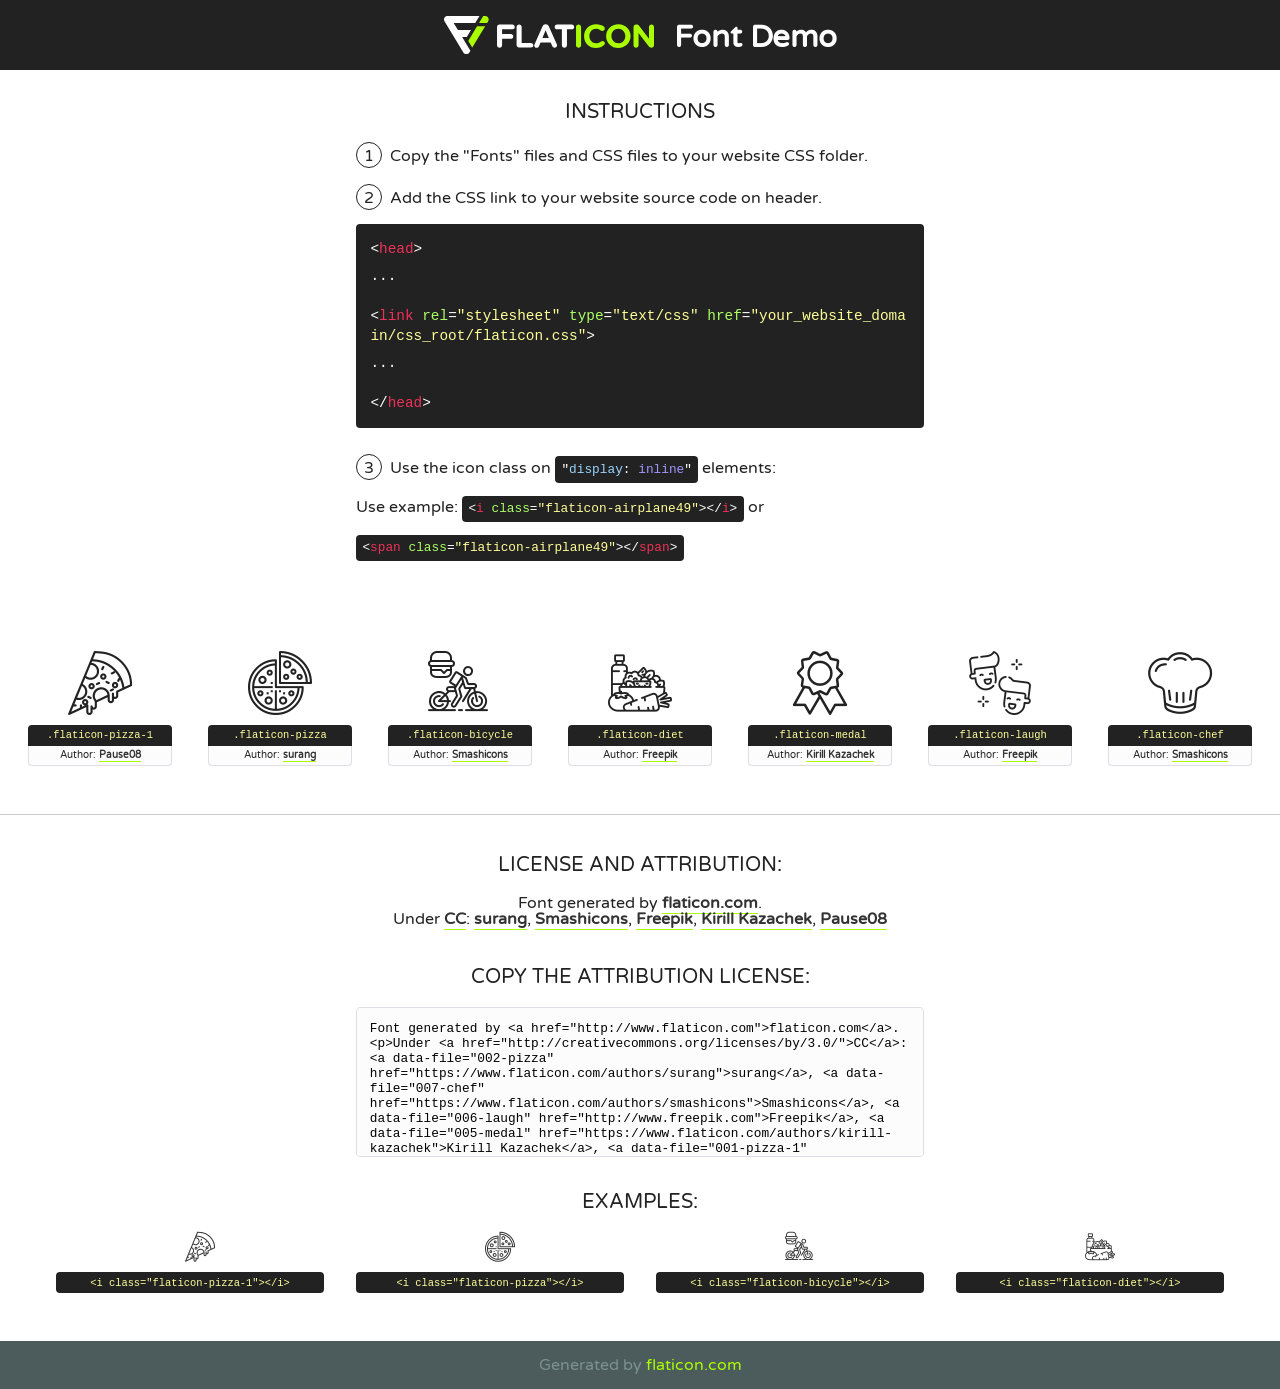
<file: fonts/flaticon/font/flaticon.html>
<!DOCTYPE html>
<!--
  Flaticon icon font: Flaticon
  Creation date: 25/09/2018 08:24
-->
<html>
<!DOCTYPE html>
<html>

<head>
    <title>Flaticon WebFont</title>
    <link href="http://fonts.googleapis.com/css?family=Varela+Round" rel="stylesheet" type="text/css" />
    <link rel="stylesheet" type="text/css" href="flaticon.css">
    <meta charset="UTF-8">
    <style>
    html, body, div, span, applet, object, iframe,
    h1, h2, h3, h4, h5, h6, p, blockquote, pre,
    a, abbr, acronym, address, big, cite, code,
    del, dfn, em, img, ins, kbd, q, s, samp,
    small, strike, strong, sub, sup, tt, var,
    b, u, i, center,
    dl, dt, dd, ol, ul, li,
    fieldset, form, label, legend,
    table, caption, tbody, tfoot, thead, tr, th, td,
    article, aside, canvas, details, embed, 
    figure, figcaption, footer, header, hgroup, 
    menu, nav, output, ruby, section, summary,
    time, mark, audio, video {
        margin: 0;
        padding: 0;
        border: 0;
        font-size: 100%;
        font: inherit;
        vertical-align: baseline;
    }
    /* HTML5 display-role reset for older browsers */
    article, aside, details, figcaption, figure, 
    footer, header, hgroup, menu, nav, section {
        display: block;
    }
    body {
        line-height: 1;
    }
    ol, ul {
        list-style: none;
    }
    blockquote, q {
        quotes: none;
    }
    blockquote:before, blockquote:after,
    q:before, q:after {
        content: '';
        content: none;
    }
    table {
        border-collapse: collapse;
        border-spacing: 0;
    }
    body {
        font-family: 'Varela Round', Helvetica, Arial, sans-serif;
        font-size: 16px;
        color: #222;
    }
    a {
        color: #333;
        border-bottom: 1px solid #a9fd00;
        font-weight: bold;
        text-decoration: none;
    }
    * {
        -moz-box-sizing: border-box;
        -webkit-box-sizing: border-box;
        box-sizing: border-box;
        margin: 0;
        padding: 0;
    }
    [class^="flaticon-"]:before, [class*=" flaticon-"]:before, [class^="flaticon-"]:after, [class*=" flaticon-"]:after {
        font-family: Flaticon;
        font-size: 30px;
        font-style: normal;
        margin-left: 20px;
        color: #333;
    }
    .wrapper {
        max-width: 600px;
        margin: auto;
        padding: 0 1em;
    }
    .title {
        font-size: 1.25em;
        text-align: center;
        margin-bottom: 1em;
        text-transform: uppercase;
    }
    header {
        text-align: center;
        background-color: #222;
        color: #fff;
        padding: 1em;
    }
    header .logo {
        width: 210px;
        height: 38px;
        display: inline-block;
        vertical-align: middle;
        margin-right: 1em;
        border: none;
    }
    header strong {
        font-size: 1.95em;
        font-weight: bold;
        vertical-align: middle;
        margin-top: 5px;
        display: inline-block;
    }
    .demo {
        margin: 2em auto;
        line-height: 1.25em;
    }
    .demo ul li {
        margin-bottom: 1em;
    }
    .demo ul li .num {
        color: #222;
        border-radius: 20px;
        display: inline-block;
        width: 26px;
        padding: 3px;
        height: 26px;
        text-align: center;
        margin-right: 0.5em;
        border: 1px solid #222;
    }
    .demo ul li code {
        background-color: #222;
        border-radius: 4px;
        padding: 0.25em 0.5em;
        display: inline-block;
        color: #fff;
        font-family: Consolas,Monaco,Lucida Console,Liberation Mono,DejaVu Sans Mono,Bitstream Vera Sans Mono,Courier New, monospace;
        font-weight: lighter;
        margin-top: 1em;
        font-size: 0.8em;
        word-break: break-all;
    }
    .demo ul li code.big {
        padding: 1em;
        font-size: 0.9em;
    }
    .demo ul li code .red {
        color: #EF3159;
    }
    .demo ul li code .green {
        color: #ACFF65;
    }
    .demo ul li code .yellow {
        color: #FFFF99;
    }
    .demo ul li code .blue {
        color: #99D3FF;
    }
    .demo ul li code .purple {
        color: #A295FF;
    }
    .demo ul li code .dots {
        margin-top: 0.5em;
        display: block;
    }
    #glyphs {
        border-bottom: 1px solid #ccc;
        padding: 2em 0;
        text-align: center;
    }
    .glyph {
        display: inline-block;
        width: 9em;
        margin: 1em;
        text-align: center;
        vertical-align: top;
        background: #FFF;
    }
    .glyph .glyph-icon {
        padding: 10px;
        display: block;
        font-family:"Flaticon";
        font-size: 64px;
        line-height: 1;
    }
    .glyph .glyph-icon:before {
        font-size: 64px;
        color: #222;
        margin-left: 0;
    }
    .class-name {
        font-size: 0.65em;
        background-color: #222;
        color: #fff;
        border-radius: 4px 4px 0 0;
        padding: 0.5em;
        color: #FFFF99;
        font-family: Consolas,Monaco,Lucida Console,Liberation Mono,DejaVu Sans Mono,Bitstream Vera Sans Mono,Courier New, monospace;
    }
    .author-name {
        font-size: 0.6em;
        background-color: #fcfcfd;
        border: 1px solid #DEDEE4;
        border-top: 0;
        border-radius: 0 0 4px 4px;
        padding: 0.5em;
    }
    .class-name:last-child {
        font-size: 10px;
        color:#888;
    }
    .class-name:last-child a {
        font-size: 10px;
        color:#555;
    }
    .class-name:last-child a:hover {
        color:#a9fd00;
    }
    .glyph > input {
        display: block;
        width: 100px;
        margin: 5px auto;
        text-align: center;
        font-size: 12px;
        cursor: text;
    }
    .glyph > input.icon-input {
        font-family:"Flaticon";
        font-size: 16px;
        margin-bottom: 10px;
    }
    .attribution .title {
        margin-top: 2em;
    }
    .attribution textarea {
        background-color: #fcfcfd;
        padding: 1em;
        border: none;
        box-shadow: none;
        border: 1px solid #DEDEE4;
        border-radius: 4px;
        resize: none;
        width: 100%;
        height: 150px;
        font-size: 0.8em;
        font-family: Consolas,Monaco,Lucida Console,Liberation Mono,DejaVu Sans Mono,Bitstream Vera Sans Mono,Courier New, monospace;
        -webkit-appearance: none;
    }
    .iconsuse {
        margin: 2em auto;
        text-align: center;
        max-width: 1200px;
    }
    .iconsuse:after {
        content: '';
        display: table;
        clear: both;
    }
    .iconsuse .image {
        float: left;
        width: 25%;
        padding: 0 1em;
    }
    .iconsuse .image p {
        margin-bottom: 1em;
    }
    .iconsuse .image span {
        display: block;
        font-size: 0.65em;
        background-color: #222;
        color: #fff;
        border-radius: 4px;
        padding: 0.5em;
        color: #FFFF99;
        margin-top: 1em;
        font-family: Consolas,Monaco,Lucida Console,Liberation Mono,DejaVu Sans Mono,Bitstream Vera Sans Mono,Courier New, monospace;
    }
    #footer {
        text-align: center;
        background-color: #4C5B5C;
        color: #7c9192;
        padding: 1em;
    }
    #footer a {
        border: none;
        color: #a9fd00;
        font-weight: normal;
    }
    @media (max-width: 960px) {
        .iconsuse .image {
            width: 50%;
        }
    }
    @media (max-width: 560px) {
        .iconsuse .image {
            width: 100%;
        }
    }
    </style>
</head>

<body class="characters-off">

    <header>
        <a href="http://www.flaticon.com" target="_blank" class="logo">
            <svg version="1.1" xmlns="http://www.w3.org/2000/svg" xmlns:xlink="http://www.w3.org/1999/xlink" xmlns:a="http://ns.adobe.com/AdobeSVGViewerExtensions/3.0/" viewBox="0 0 560.875 102.036" enable-background="new 0 0 560.875 102.036" xml:space="preserve">
                <defs>
                </defs>
                <g>
                    <g class="letters">
                        <path fill="#ffffff" d="M141.596,29.675c0-3.777,2.985-6.767,6.764-6.767h34.438c3.426,0,6.15,2.728,6.15,6.15
                        c0,3.43-2.724,6.149-6.15,6.149h-27.674v13.091h23.719c3.429,0,6.151,2.724,6.151,6.15c0,3.43-2.723,6.149-6.151,6.149h-23.719
                        v17.574c0,3.773-2.986,6.761-6.764,6.761c-3.779,0-6.764-2.989-6.764-6.761V29.675z"></path>
                        <path fill="#ffffff" d="M193.844,29.149c0-3.781,2.985-6.767,6.764-6.767c3.776,0,6.763,2.985,6.763,6.767v42.957h25.039
                        c3.426,0,6.149,2.726,6.149,6.153c0,3.425-2.723,6.15-6.149,6.15h-31.802c-3.779,0-6.764-2.986-6.764-6.768V29.149z"></path>
                        <path fill="#ffffff" d="M241.891,75.71l21.438-48.407c1.492-3.341,4.215-5.357,7.906-5.357h0.792
                        c3.686,0,6.323,2.017,7.815,5.357l21.439,48.407c0.436,0.967,0.701,1.845,0.701,2.723c0,3.602-2.809,6.501-6.414,6.501
                        c-3.161,0-5.269-1.845-6.499-4.655l-4.132-9.661h-27.059l-4.301,10.102c-1.144,2.631-3.426,4.214-6.237,4.214
                        c-3.517,0-6.24-2.81-6.24-6.325C241.1,77.64,241.451,76.677,241.891,75.71z M279.932,58.666l-8.521-20.297l-8.526,20.297H279.932
                        z"></path>
                        <path fill="#ffffff" d="M314.864,35.387H301.86c-3.429,0-6.239-2.813-6.239-6.238c0-3.429,2.811-6.24,6.239-6.24h39.533
                        c3.426,0,6.237,2.811,6.237,6.24c0,3.425-2.811,6.238-6.237,6.238h-13.001v42.785c0,3.773-2.99,6.761-6.764,6.761
                        c-3.779,0-6.764-2.989-6.764-6.761V35.387z"></path>
                        <path fill="#A9FD00" d="M352.615,29.149c0-3.781,2.985-6.767,6.767-6.767c3.774,0,6.761,2.985,6.761,6.767v49.024
                        c0,3.773-2.987,6.761-6.761,6.761c-3.781,0-6.767-2.989-6.767-6.761V29.149z"></path>
                        <path fill="#A9FD00" d="M374.132,53.836v-0.179c0-17.481,13.178-31.801,32.065-31.801c9.22,0,15.459,2.458,20.557,6.238
                        c1.402,1.054,2.637,2.985,2.637,5.357c0,3.692-2.985,6.59-6.681,6.59c-1.845,0-3.071-0.702-4.044-1.319
                        c-3.776-2.813-7.729-4.393-12.562-4.393c-10.364,0-17.831,8.611-17.831,19.154v0.173c0,10.542,7.291,19.329,17.831,19.329
                        c5.715,0,9.492-1.756,13.359-4.834c1.049-0.874,2.458-1.491,4.039-1.491c3.429,0,6.325,2.813,6.325,6.236
                        c0,2.106-1.056,3.78-2.282,4.834c-5.539,4.834-12.036,7.733-21.878,7.733C387.572,85.464,374.132,71.493,374.132,53.836z"></path>
                        <path fill="#A9FD00" d="M433.009,53.836v-0.179c0-17.481,13.79-31.801,32.766-31.801c18.981,0,32.592,14.143,32.592,31.628v0.173
                        c0,17.483-13.785,31.807-32.769,31.807C446.625,85.464,433.009,71.32,433.009,53.836z M484.224,53.836v-0.179
                        c0-10.539-7.725-19.326-18.626-19.326c-10.893,0-18.449,8.611-18.449,19.154v0.173c0,10.542,7.73,19.329,18.626,19.329
                        C476.676,72.986,484.224,64.378,484.224,53.836z"></path>
                        <path fill="#A9FD00" d="M506.233,29.321c0-3.774,2.99-6.763,6.767-6.763h1.401c3.252,0,5.183,1.583,7.029,3.953l26.093,34.265
                        V29.059c0-3.692,2.99-6.677,6.681-6.677c3.683,0,6.671,2.985,6.671,6.677v48.934c0,3.78-2.987,6.765-6.764,6.765h-0.436
                        c-3.257,0-5.188-1.581-7.034-3.953l-27.056-35.492v32.944c0,3.687-2.985,6.676-6.678,6.676c-3.683,0-6.673-2.989-6.673-6.676
                        V29.321z"></path>
                    </g>
                    <g class="insignia">
                        <path fill="#ffffff" d="M48.372,56.137h12.517l11.156-18.537H37.186L25.688,18.539h57.825L94.668,0H9.271
                        C5.925,0,2.842,1.801,1.198,4.716c-1.644,2.907-1.593,6.482,0.134,9.343l50.38,83.501c1.678,2.781,4.689,4.476,7.938,4.476
                        c3.246,0,6.257-1.695,7.935-4.476l2.898-4.804L48.372,56.137z"></path>
                        <g class="i">
                            <path fill="#A9FD00" d="M93.575,18.539h0.031v0.004l21.652,0.004l2.705-4.488c1.727-2.861,1.778-6.436,0.133-9.343
                            C116.454,1.801,113.371,0,110.026,0h-5.294L93.575,18.539z"></path>
                            <polygon fill="#A9FD00" points="88.291,27.356 64.725,66.486 75.519,84.404 109.942,27.356"></polygon>
                        </g>
                    </g>
                </g>
            </svg>
        </a>
        <strong>Font Demo</strong>
    </header>


    <section class="demo wrapper">

        <p class="title">Instructions</p>

        <ul>
            <li>
                <span class="num">1</span>Copy the "Fonts" files and CSS files to your website CSS folder.
            </li>
            <li>
                <span class="num">2</span>Add the CSS link to your website source code on header.
                <code class="big">
                    &lt;<span class="red">head</span>&gt;
                    <br/><span class="dots">...</span>
                    <br/>&lt;<span class="red">link</span> <span class="green">rel</span>=<span class="yellow">"stylesheet"</span> <span class="green">type</span>=<span class="yellow">"text/css"</span> <span class="green">href</span>=<span class="yellow">"your_website_domain/css_root/flaticon.css"</span>&gt;
                    <br/><span class="dots">...</span>
                    <br/>&lt;/<span class="red">head</span>&gt;
                </code>
            </li>

            <li>
                <p>
                    <span class="num">3</span>Use the icon class on <code>"<span class="blue">display</span>:<span class="purple"> inline</span>"</code> elements:
                    <br />
                    Use example: <code>&lt;<span class="red">i</span> <span class="green">class</span>=<span class="yellow">&quot;flaticon-airplane49&quot;</span>&gt;&lt;/<span class="red">i</span>&gt;</code> or <code>&lt;<span class="red">span</span> <span class="green">class</span>=<span class="yellow">&quot;flaticon-airplane49&quot;</span>&gt;&lt;/<span class="red">span</span>&gt;</code>
            </li>
        </ul>

    </section>




   <section id="glyphs">          
    
      
        <div class="glyph"><div class="glyph-icon flaticon-pizza-1"></div>
            <div class="class-name">.flaticon-pizza-1</div>
            <div class="author-name">Author: <a data-file="001-pizza-1" href="https://www.flaticon.com/authors/pause08">Pause08</a> </div> 
        </div>        
        
        <div class="glyph"><div class="glyph-icon flaticon-pizza"></div>
            <div class="class-name">.flaticon-pizza</div>
            <div class="author-name">Author: <a data-file="002-pizza" href="https://www.flaticon.com/authors/surang">surang</a> </div> 
        </div>        
        
        <div class="glyph"><div class="glyph-icon flaticon-bicycle"></div>
            <div class="class-name">.flaticon-bicycle</div>
            <div class="author-name">Author: <a data-file="003-bicycle" href="https://www.flaticon.com/authors/smashicons">Smashicons</a> </div> 
        </div>        
        
        <div class="glyph"><div class="glyph-icon flaticon-diet"></div>
            <div class="class-name">.flaticon-diet</div>
            <div class="author-name">Author: <a data-file="004-diet" href="http://www.freepik.com">Freepik</a> </div> 
        </div>        
        
        <div class="glyph"><div class="glyph-icon flaticon-medal"></div>
            <div class="class-name">.flaticon-medal</div>
            <div class="author-name">Author: <a data-file="005-medal" href="https://www.flaticon.com/authors/kirill-kazachek">Kirill Kazachek</a> </div> 
        </div>        
        
        <div class="glyph"><div class="glyph-icon flaticon-laugh"></div>
            <div class="class-name">.flaticon-laugh</div>
            <div class="author-name">Author: <a data-file="006-laugh" href="http://www.freepik.com">Freepik</a> </div> 
        </div>        
        
        <div class="glyph"><div class="glyph-icon flaticon-chef"></div>
            <div class="class-name">.flaticon-chef</div>
            <div class="author-name">Author: <a data-file="007-chef" href="https://www.flaticon.com/authors/smashicons">Smashicons</a> </div> 
        </div>        
        

    </section>



    <section class="attribution wrapper"   style="text-align:center;">

      <div class="title">License and attribution:</div><div class="attrDiv">Font generated by <a href="http://www.flaticon.com">flaticon.com</a>. <div><p>Under <a href="http://creativecommons.org/licenses/by/3.0/">CC</a>: <a data-file="002-pizza" href="https://www.flaticon.com/authors/surang">surang</a>, <a data-file="007-chef" href="https://www.flaticon.com/authors/smashicons">Smashicons</a>, <a data-file="006-laugh" href="http://www.freepik.com">Freepik</a>, <a data-file="005-medal" href="https://www.flaticon.com/authors/kirill-kazachek">Kirill Kazachek</a>, <a data-file="001-pizza-1" href="https://www.flaticon.com/authors/pause08">Pause08</a></p>  </div>
      </div>
      <div class="title">Copy the Attribution License:</div>

    <textarea onclick="this.focus();this.select();">Font generated by &lt;a href=&quot;http://www.flaticon.com&quot;&gt;flaticon.com&lt;/a&gt;. <p>Under <a href="http://creativecommons.org/licenses/by/3.0/">CC</a>: <a data-file="002-pizza" href="https://www.flaticon.com/authors/surang">surang</a>, <a data-file="007-chef" href="https://www.flaticon.com/authors/smashicons">Smashicons</a>, <a data-file="006-laugh" href="http://www.freepik.com">Freepik</a>, <a data-file="005-medal" href="https://www.flaticon.com/authors/kirill-kazachek">Kirill Kazachek</a>, <a data-file="001-pizza-1" href="https://www.flaticon.com/authors/pause08">Pause08</a></p>  
     </textarea>

    </section>

    <section class="iconsuse">

          <div class="title">Examples:</div>            
             
            <div class="image">
                <p>
                    <i class="glyph-icon flaticon-pizza-1"></i> 
                    <span>&lt;i class=&quot;flaticon-pizza-1&quot;&gt;&lt;/i&gt;</span>
                </p>
            </div>
            
            <div class="image">
                <p>
                    <i class="glyph-icon flaticon-pizza"></i> 
                    <span>&lt;i class=&quot;flaticon-pizza&quot;&gt;&lt;/i&gt;</span>
                </p>
            </div>
            
            <div class="image">
                <p>
                    <i class="glyph-icon flaticon-bicycle"></i> 
                    <span>&lt;i class=&quot;flaticon-bicycle&quot;&gt;&lt;/i&gt;</span>
                </p>
            </div>
            
            <div class="image">
                <p>
                    <i class="glyph-icon flaticon-diet"></i> 
                    <span>&lt;i class=&quot;flaticon-diet&quot;&gt;&lt;/i&gt;</span>
                </p>
            </div>
                       
        </div>
                            
    </section>

<div id="footer">
    <div>Generated by <a href="http://www.flaticon.com">flaticon.com</a>
    </div>
</div>



</body>
</html>
</file>
<file: css/flaticon.css>
/*
  	Flaticon icon font: Flaticon
  	Creation date: 10/09/2018 08:41
  	*/
@font-face {
  font-family: "Flaticon";
  src: url("../fonts/flaticon/font/Flaticon.eot");
  src: url("../fonts/flaticon/font/Flaticon.eot?#iefix") format("embedded-opentype"),
       url("../fonts/flaticon/font/Flaticon.woff") format("woff"),
       url("../fonts/flaticon/font/Flaticon.ttf") format("truetype"),
       url("../fonts/flaticon/font/Flaticon.svg#Flaticon") format("svg");
  font-weight: normal;
  font-style: normal;
}

@media screen and (-webkit-min-device-pixel-ratio:0) {
  @font-face {
    font-family: "Flaticon";
    src: url("../fonts/flaticon/font/Flaticon.svg#Flaticon") format("svg");
  }
}

[class^="flaticon-"]:before, [class*=" flaticon-"]:before,
[class^="flaticon-"]:after, [class*=" flaticon-"]:after {   
  font-family: Flaticon;
  font-style: normal;
  font-weight: normal;
  font-variant: normal;
  text-transform: none;
  line-height: 1;

  /* Better Font Rendering =========== */
  -webkit-font-smoothing: antialiased;
  -moz-osx-font-smoothing: grayscale;
}

.flaticon-pizza-1:before { content: "\f100"; }
.flaticon-pizza:before { content: "\f101"; }
.flaticon-bicycle:before { content: "\f102"; }
.flaticon-diet:before { content: "\f103"; }
.flaticon-medal:before { content: "\f104"; }
.flaticon-laugh:before { content: "\f105"; }
.flaticon-chef:before { content: "\f106"; }
</file>
<file: css/icomoon.css>
@font-face {
  font-family: 'icomoon';
  src:  url('../fonts/icomoon/icomoon.eot?6tt51o');
  src:  url('../fonts/icomoon/icomoon.eot?6tt51o#iefix') format('embedded-opentype'),
    url('../fonts/icomoon/icomoon.ttf?6tt51o') format('truetype'),
    url('../fonts/icomoon/icomoon.woff?6tt51o') format('woff'),
    url('../fonts/icomoon/icomoon.svg?6tt51o#icomoon') format('svg');
  font-weight: normal;
  font-style: normal;
}

[class^="icon-"], [class*=" icon-"] {
  /* use !important to prevent issues with browser extensions that change fonts */
  font-family: 'icomoon' !important;
  speak: none;
  font-style: normal;
  font-weight: normal;
  font-variant: normal;
  text-transform: none;
  line-height: 1;

  /* Better Font Rendering =========== */
  -webkit-font-smoothing: antialiased;
  -moz-osx-font-smoothing: grayscale;
}

.icon-asterisk:before {
  content: "\f069";
}
.icon-plus:before {
  content: "\f067";
}
.icon-question:before {
  content: "\f128";
}
.icon-minus:before {
  content: "\f068";
}
.icon-glass:before {
  content: "\f000";
}
.icon-music:before {
  content: "\f001";
}
.icon-search:before {
  content: "\f002";
}
.icon-envelope-o:before {
  content: "\f003";
}
.icon-heart:before {
  content: "\f004";
}
.icon-star:before {
  content: "\f005";
}
.icon-star-o:before {
  content: "\f006";
}
.icon-user:before {
  content: "\f007";
}
.icon-film:before {
  content: "\f008";
}
.icon-th-large:before {
  content: "\f009";
}
.icon-th:before {
  content: "\f00a";
}
.icon-th-list:before {
  content: "\f00b";
}
.icon-check:before {
  content: "\f00c";
}
.icon-close:before {
  content: "\f00d";
}
.icon-remove:before {
  content: "\f00d";
}
.icon-times:before {
  content: "\f00d";
}
.icon-search-plus:before {
  content: "\f00e";
}
.icon-search-minus:before {
  content: "\f010";
}
.icon-power-off:before {
  content: "\f011";
}
.icon-signal:before {
  content: "\f012";
}
.icon-cog:before {
  content: "\f013";
}
.icon-gear:before {
  content: "\f013";
}
.icon-trash-o:before {
  content: "\f014";
}
.icon-home:before {
  content: "\f015";
}
.icon-file-o:before {
  content: "\f016";
}
.icon-clock-o:before {
  content: "\f017";
}
.icon-road:before {
  content: "\f018";
}
.icon-download:before {
  content: "\f019";
}
.icon-arrow-circle-o-down:before {
  content: "\f01a";
}
.icon-arrow-circle-o-up:before {
  content: "\f01b";
}
.icon-inbox:before {
  content: "\f01c";
}
.icon-play-circle-o:before {
  content: "\f01d";
}
.icon-repeat:before {
  content: "\f01e";
}
.icon-rotate-right:before {
  content: "\f01e";
}
.icon-refresh:before {
  content: "\f021";
}
.icon-list-alt:before {
  content: "\f022";
}
.icon-lock:before {
  content: "\f023";
}
.icon-flag:before {
  content: "\f024";
}
.icon-headphones:before {
  content: "\f025";
}
.icon-volume-off:before {
  content: "\f026";
}
.icon-volume-down:before {
  content: "\f027";
}
.icon-volume-up:before {
  content: "\f028";
}
.icon-qrcode:before {
  content: "\f029";
}
.icon-barcode:before {
  content: "\f02a";
}
.icon-tag:before {
  content: "\f02b";
}
.icon-tags:before {
  content: "\f02c";
}
.icon-book:before {
  content: "\f02d";
}
.icon-bookmark:before {
  content: "\f02e";
}
.icon-print:before {
  content: "\f02f";
}
.icon-camera:before {
  content: "\f030";
}
.icon-font:before {
  content: "\f031";
}
.icon-bold:before {
  content: "\f032";
}
.icon-italic:before {
  content: "\f033";
}
.icon-text-height:before {
  content: "\f034";
}
.icon-text-width:before {
  content: "\f035";
}
.icon-align-left:before {
  content: "\f036";
}
.icon-align-center:before {
  content: "\f037";
}
.icon-align-right:before {
  content: "\f038";
}
.icon-align-justify:before {
  content: "\f039";
}
.icon-list:before {
  content: "\f03a";
}
.icon-dedent:before {
  content: "\f03b";
}
.icon-outdent:before {
  content: "\f03b";
}
.icon-indent:before {
  content: "\f03c";
}
.icon-video-camera:before {
  content: "\f03d";
}
.icon-image:before {
  content: "\f03e";
}
.icon-photo:before {
  content: "\f03e";
}
.icon-picture-o:before {
  content: "\f03e";
}
.icon-pencil:before {
  content: "\f040";
}
.icon-map-marker:before {
  content: "\f041";
}
.icon-adjust:before {
  content: "\f042";
}
.icon-tint:before {
  content: "\f043";
}
.icon-edit:before {
  content: "\f044";
}
.icon-pencil-square-o:before {
  content: "\f044";
}
.icon-share-square-o:before {
  content: "\f045";
}
.icon-check-square-o:before {
  content: "\f046";
}
.icon-arrows:before {
  content: "\f047";
}
.icon-step-backward:before {
  content: "\f048";
}
.icon-fast-backward:before {
  content: "\f049";
}
.icon-backward:before {
  content: "\f04a";
}
.icon-play:before {
  content: "\f04b";
}
.icon-pause:before {
  content: "\f04c";
}
.icon-stop:before {
  content: "\f04d";
}
.icon-forward:before {
  content: "\f04e";
}
.icon-fast-forward:before {
  content: "\f050";
}
.icon-step-forward:before {
  content: "\f051";
}
.icon-eject:before {
  content: "\f052";
}
.icon-chevron-left:before {
  content: "\f053";
}
.icon-chevron-right:before {
  content: "\f054";
}
.icon-plus-circle:before {
  content: "\f055";
}
.icon-minus-circle:before {
  content: "\f056";
}
.icon-times-circle:before {
  content: "\f057";
}
.icon-check-circle:before {
  content: "\f058";
}
.icon-question-circle:before {
  content: "\f059";
}
.icon-info-circle:before {
  content: "\f05a";
}
.icon-crosshairs:before {
  content: "\f05b";
}
.icon-times-circle-o:before {
  content: "\f05c";
}
.icon-check-circle-o:before {
  content: "\f05d";
}
.icon-ban:before {
  content: "\f05e";
}
.icon-arrow-left:before {
  content: "\f060";
}
.icon-arrow-right:before {
  content: "\f061";
}
.icon-arrow-up:before {
  content: "\f062";
}
.icon-arrow-down:before {
  content: "\f063";
}
.icon-mail-forward:before {
  content: "\f064";
}
.icon-share:before {
  content: "\f064";
}
.icon-expand:before {
  content: "\f065";
}
.icon-compress:before {
  content: "\f066";
}
.icon-exclamation-circle:before {
  content: "\f06a";
}
.icon-gift:before {
  content: "\f06b";
}
.icon-leaf:before {
  content: "\f06c";
}
.icon-fire:before {
  content: "\f06d";
}
.icon-eye:before {
  content: "\f06e";
}
.icon-eye-slash:before {
  content: "\f070";
}
.icon-exclamation-triangle:before {
  content: "\f071";
}
.icon-warning:before {
  content: "\f071";
}
.icon-plane:before {
  content: "\f072";
}
.icon-calendar:before {
  content: "\f073";
}
.icon-random:before {
  content: "\f074";
}
.icon-comment:before {
  content: "\f075";
}
.icon-magnet:before {
  content: "\f076";
}
.icon-chevron-up:before {
  content: "\f077";
}
.icon-chevron-down:before {
  content: "\f078";
}
.icon-retweet:before {
  content: "\f079";
}
.icon-shopping-cart:before {
  content: "\f07a";
}
.icon-folder:before {
  content: "\f07b";
}
.icon-folder-open:before {
  content: "\f07c";
}
.icon-arrows-v:before {
  content: "\f07d";
}
.icon-arrows-h:before {
  content: "\f07e";
}
.icon-bar-chart:before {
  content: "\f080";
}
.icon-bar-chart-o:before {
  content: "\f080";
}
.icon-twitter-square:before {
  content: "\f081";
}
.icon-facebook-square:before {
  content: "\f082";
}
.icon-camera-retro:before {
  content: "\f083";
}
.icon-key:before {
  content: "\f084";
}
.icon-cogs:before {
  content: "\f085";
}
.icon-gears:before {
  content: "\f085";
}
.icon-comments:before {
  content: "\f086";
}
.icon-thumbs-o-up:before {
  content: "\f087";
}
.icon-thumbs-o-down:before {
  content: "\f088";
}
.icon-star-half:before {
  content: "\f089";
}
.icon-heart-o:before {
  content: "\f08a";
}
.icon-sign-out:before {
  content: "\f08b";
}
.icon-linkedin-square:before {
  content: "\f08c";
}
.icon-thumb-tack:before {
  content: "\f08d";
}
.icon-external-link:before {
  content: "\f08e";
}
.icon-sign-in:before {
  content: "\f090";
}
.icon-trophy:before {
  content: "\f091";
}
.icon-github-square:before {
  content: "\f092";
}
.icon-upload:before {
  content: "\f093";
}
.icon-lemon-o:before {
  content: "\f094";
}
.icon-phone:before {
  content: "\f095";
}
.icon-square-o:before {
  content: "\f096";
}
.icon-bookmark-o:before {
  content: "\f097";
}
.icon-phone-square:before {
  content: "\f098";
}
.icon-twitter:before {
  content: "\f099";
}
.icon-facebook:before {
  content: "\f09a";
}
.icon-facebook-f:before {
  content: "\f09a";
}
.icon-github:before {
  content: "\f09b";
}
.icon-unlock:before {
  content: "\f09c";
}
.icon-credit-card:before {
  content: "\f09d";
}
.icon-feed:before {
  content: "\f09e";
}
.icon-rss:before {
  content: "\f09e";
}
.icon-hdd-o:before {
  content: "\f0a0";
}
.icon-bullhorn:before {
  content: "\f0a1";
}
.icon-bell-o:before {
  content: "\f0a2";
}
.icon-certificate:before {
  content: "\f0a3";
}
.icon-hand-o-right:before {
  content: "\f0a4";
}
.icon-hand-o-left:before {
  content: "\f0a5";
}
.icon-hand-o-up:before {
  content: "\f0a6";
}
.icon-hand-o-down:before {
  content: "\f0a7";
}
.icon-arrow-circle-left:before {
  content: "\f0a8";
}
.icon-arrow-circle-right:before {
  content: "\f0a9";
}
.icon-arrow-circle-up:before {
  content: "\f0aa";
}
.icon-arrow-circle-down:before {
  content: "\f0ab";
}
.icon-globe:before {
  content: "\f0ac";
}
.icon-wrench:before {
  content: "\f0ad";
}
.icon-tasks:before {
  content: "\f0ae";
}
.icon-filter:before {
  content: "\f0b0";
}
.icon-briefcase:before {
  content: "\f0b1";
}
.icon-arrows-alt:before {
  content: "\f0b2";
}
.icon-group:before {
  content: "\f0c0";
}
.icon-users:before {
  content: "\f0c0";
}
.icon-chain:before {
  content: "\f0c1";
}
.icon-link:before {
  content: "\f0c1";
}
.icon-cloud:before {
  content: "\f0c2";
}
.icon-flask:before {
  content: "\f0c3";
}
.icon-cut:before {
  content: "\f0c4";
}
.icon-scissors:before {
  content: "\f0c4";
}
.icon-copy:before {
  content: "\f0c5";
}
.icon-files-o:before {
  content: "\f0c5";
}
.icon-paperclip:before {
  content: "\f0c6";
}
.icon-floppy-o:before {
  content: "\f0c7";
}
.icon-save:before {
  content: "\f0c7";
}
.icon-square:before {
  content: "\f0c8";
}
.icon-bars:before {
  content: "\f0c9";
}
.icon-navicon:before {
  content: "\f0c9";
}
.icon-reorder:before {
  content: "\f0c9";
}
.icon-list-ul:before {
  content: "\f0ca";
}
.icon-list-ol:before {
  content: "\f0cb";
}
.icon-strikethrough:before {
  content: "\f0cc";
}
.icon-underline:before {
  content: "\f0cd";
}
.icon-table:before {
  content: "\f0ce";
}
.icon-magic:before {
  content: "\f0d0";
}
.icon-truck:before {
  content: "\f0d1";
}
.icon-pinterest:before {
  content: "\f0d2";
}
.icon-pinterest-square:before {
  content: "\f0d3";
}
.icon-google-plus-square:before {
  content: "\f0d4";
}
.icon-google-plus:before {
  content: "\f0d5";
}
.icon-money:before {
  content: "\f0d6";
}
.icon-caret-down:before {
  content: "\f0d7";
}
.icon-caret-up:before {
  content: "\f0d8";
}
.icon-caret-left:before {
  content: "\f0d9";
}
.icon-caret-right:before {
  content: "\f0da";
}
.icon-columns:before {
  content: "\f0db";
}
.icon-sort:before {
  content: "\f0dc";
}
.icon-unsorted:before {
  content: "\f0dc";
}
.icon-sort-desc:before {
  content: "\f0dd";
}
.icon-sort-down:before {
  content: "\f0dd";
}
.icon-sort-asc:before {
  content: "\f0de";
}
.icon-sort-up:before {
  content: "\f0de";
}
.icon-envelope:before {
  content: "\f0e0";
}
.icon-linkedin:before {
  content: "\f0e1";
}
.icon-rotate-left:before {
  content: "\f0e2";
}
.icon-undo:before {
  content: "\f0e2";
}
.icon-gavel:before {
  content: "\f0e3";
}
.icon-legal:before {
  content: "\f0e3";
}
.icon-dashboard:before {
  content: "\f0e4";
}
.icon-tachometer:before {
  content: "\f0e4";
}
.icon-comment-o:before {
  content: "\f0e5";
}
.icon-comments-o:before {
  content: "\f0e6";
}
.icon-bolt:before {
  content: "\f0e7";
}
.icon-flash:before {
  content: "\f0e7";
}
.icon-sitemap:before {
  content: "\f0e8";
}
.icon-umbrella:before {
  content: "\f0e9";
}
.icon-clipboard:before {
  content: "\f0ea";
}
.icon-paste:before {
  content: "\f0ea";
}
.icon-lightbulb-o:before {
  content: "\f0eb";
}
.icon-exchange:before {
  content: "\f0ec";
}
.icon-cloud-download:before {
  content: "\f0ed";
}
.icon-cloud-upload:before {
  content: "\f0ee";
}
.icon-user-md:before {
  content: "\f0f0";
}
.icon-stethoscope:before {
  content: "\f0f1";
}
.icon-suitcase:before {
  content: "\f0f2";
}
.icon-bell:before {
  content: "\f0f3";
}
.icon-coffee:before {
  content: "\f0f4";
}
.icon-cutlery:before {
  content: "\f0f5";
}
.icon-file-text-o:before {
  content: "\f0f6";
}
.icon-building-o:before {
  content: "\f0f7";
}
.icon-hospital-o:before {
  content: "\f0f8";
}
.icon-ambulance:before {
  content: "\f0f9";
}
.icon-medkit:before {
  content: "\f0fa";
}
.icon-fighter-jet:before {
  content: "\f0fb";
}
.icon-beer:before {
  content: "\f0fc";
}
.icon-h-square:before {
  content: "\f0fd";
}
.icon-plus-square:before {
  content: "\f0fe";
}
.icon-angle-double-left:before {
  content: "\f100";
}
.icon-angle-double-right:before {
  content: "\f101";
}
.icon-angle-double-up:before {
  content: "\f102";
}
.icon-angle-double-down:before {
  content: "\f103";
}
.icon-angle-left:before {
  content: "\f104";
}
.icon-angle-right:before {
  content: "\f105";
}
.icon-angle-up:before {
  content: "\f106";
}
.icon-angle-down:before {
  content: "\f107";
}
.icon-desktop:before {
  content: "\f108";
}
.icon-laptop:before {
  content: "\f109";
}
.icon-tablet:before {
  content: "\f10a";
}
.icon-mobile:before {
  content: "\f10b";
}
.icon-mobile-phone:before {
  content: "\f10b";
}
.icon-circle-o:before {
  content: "\f10c";
}
.icon-quote-left:before {
  content: "\f10d";
}
.icon-quote-right:before {
  content: "\f10e";
}
.icon-spinner:before {
  content: "\f110";
}
.icon-circle:before {
  content: "\f111";
}
.icon-mail-reply:before {
  content: "\f112";
}
.icon-reply:before {
  content: "\f112";
}
.icon-github-alt:before {
  content: "\f113";
}
.icon-folder-o:before {
  content: "\f114";
}
.icon-folder-open-o:before {
  content: "\f115";
}
.icon-smile-o:before {
  content: "\f118";
}
.icon-frown-o:before {
  content: "\f119";
}
.icon-meh-o:before {
  content: "\f11a";
}
.icon-gamepad:before {
  content: "\f11b";
}
.icon-keyboard-o:before {
  content: "\f11c";
}
.icon-flag-o:before {
  content: "\f11d";
}
.icon-flag-checkered:before {
  content: "\f11e";
}
.icon-terminal:before {
  content: "\f120";
}
.icon-code:before {
  content: "\f121";
}
.icon-mail-reply-all:before {
  content: "\f122";
}
.icon-reply-all:before {
  content: "\f122";
}
.icon-star-half-empty:before {
  content: "\f123";
}
.icon-star-half-full:before {
  content: "\f123";
}
.icon-star-half-o:before {
  content: "\f123";
}
.icon-location-arrow:before {
  content: "\f124";
}
.icon-crop:before {
  content: "\f125";
}
.icon-code-fork:before {
  content: "\f126";
}
.icon-chain-broken:before {
  content: "\f127";
}
.icon-unlink:before {
  content: "\f127";
}
.icon-info:before {
  content: "\f129";
}
.icon-exclamation:before {
  content: "\f12a";
}
.icon-superscript:before {
  content: "\f12b";
}
.icon-subscript:before {
  content: "\f12c";
}
.icon-eraser:before {
  content: "\f12d";
}
.icon-puzzle-piece:before {
  content: "\f12e";
}
.icon-microphone:before {
  content: "\f130";
}
.icon-microphone-slash:before {
  content: "\f131";
}
.icon-shield:before {
  content: "\f132";
}
.icon-calendar-o:before {
  content: "\f133";
}
.icon-fire-extinguisher:before {
  content: "\f134";
}
.icon-rocket:before {
  content: "\f135";
}
.icon-maxcdn:before {
  content: "\f136";
}
.icon-chevron-circle-left:before {
  content: "\f137";
}
.icon-chevron-circle-right:before {
  content: "\f138";
}
.icon-chevron-circle-up:before {
  content: "\f139";
}
.icon-chevron-circle-down:before {
  content: "\f13a";
}
.icon-html5:before {
  content: "\f13b";
}
.icon-css3:before {
  content: "\f13c";
}
.icon-anchor:before {
  content: "\f13d";
}
.icon-unlock-alt:before {
  content: "\f13e";
}
.icon-bullseye:before {
  content: "\f140";
}
.icon-ellipsis-h:before {
  content: "\f141";
}
.icon-ellipsis-v:before {
  content: "\f142";
}
.icon-rss-square:before {
  content: "\f143";
}
.icon-play-circle:before {
  content: "\f144";
}
.icon-ticket:before {
  content: "\f145";
}
.icon-minus-square:before {
  content: "\f146";
}
.icon-minus-square-o:before {
  content: "\f147";
}
.icon-level-up:before {
  content: "\f148";
}
.icon-level-down:before {
  content: "\f149";
}
.icon-check-square:before {
  content: "\f14a";
}
.icon-pencil-square:before {
  content: "\f14b";
}
.icon-external-link-square:before {
  content: "\f14c";
}
.icon-share-square:before {
  content: "\f14d";
}
.icon-compass:before {
  content: "\f14e";
}
.icon-caret-square-o-down:before {
  content: "\f150";
}
.icon-toggle-down:before {
  content: "\f150";
}
.icon-caret-square-o-up:before {
  content: "\f151";
}
.icon-toggle-up:before {
  content: "\f151";
}
.icon-caret-square-o-right:before {
  content: "\f152";
}
.icon-toggle-right:before {
  content: "\f152";
}
.icon-eur:before {
  content: "\f153";
}
.icon-euro:before {
  content: "\f153";
}
.icon-gbp:before {
  content: "\f154";
}
.icon-dollar:before {
  content: "\f155";
}
.icon-usd:before {
  content: "\f155";
}
.icon-inr:before {
  content: "\f156";
}
.icon-rupee:before {
  content: "\f156";
}
.icon-cny:before {
  content: "\f157";
}
.icon-jpy:before {
  content: "\f157";
}
.icon-rmb:before {
  content: "\f157";
}
.icon-yen:before {
  content: "\f157";
}
.icon-rouble:before {
  content: "\f158";
}
.icon-rub:before {
  content: "\f158";
}
.icon-ruble:before {
  content: "\f158";
}
.icon-krw:before {
  content: "\f159";
}
.icon-won:before {
  content: "\f159";
}
.icon-bitcoin:before {
  content: "\f15a";
}
.icon-btc:before {
  content: "\f15a";
}
.icon-file:before {
  content: "\f15b";
}
.icon-file-text:before {
  content: "\f15c";
}
.icon-sort-alpha-asc:before {
  content: "\f15d";
}
.icon-sort-alpha-desc:before {
  content: "\f15e";
}
.icon-sort-amount-asc:before {
  content: "\f160";
}
.icon-sort-amount-desc:before {
  content: "\f161";
}
.icon-sort-numeric-asc:before {
  content: "\f162";
}
.icon-sort-numeric-desc:before {
  content: "\f163";
}
.icon-thumbs-up:before {
  content: "\f164";
}
.icon-thumbs-down:before {
  content: "\f165";
}
.icon-youtube-square:before {
  content: "\f166";
}
.icon-youtube:before {
  content: "\f167";
}
.icon-xing:before {
  content: "\f168";
}
.icon-xing-square:before {
  content: "\f169";
}
.icon-youtube-play:before {
  content: "\f16a";
}
.icon-dropbox:before {
  content: "\f16b";
}
.icon-stack-overflow:before {
  content: "\f16c";
}
.icon-instagram:before {
  content: "\f16d";
}
.icon-flickr:before {
  content: "\f16e";
}
.icon-adn:before {
  content: "\f170";
}
.icon-bitbucket:before {
  content: "\f171";
}
.icon-bitbucket-square:before {
  content: "\f172";
}
.icon-tumblr:before {
  content: "\f173";
}
.icon-tumblr-square:before {
  content: "\f174";
}
.icon-long-arrow-down:before {
  content: "\f175";
}
.icon-long-arrow-up:before {
  content: "\f176";
}
.icon-long-arrow-left:before {
  content: "\f177";
}
.icon-long-arrow-right:before {
  content: "\f178";
}
.icon-apple:before {
  content: "\f179";
}
.icon-windows:before {
  content: "\f17a";
}
.icon-android:before {
  content: "\f17b";
}
.icon-linux:before {
  content: "\f17c";
}
.icon-dribbble:before {
  content: "\f17d";
}
.icon-skype:before {
  content: "\f17e";
}
.icon-foursquare:before {
  content: "\f180";
}
.icon-trello:before {
  content: "\f181";
}
.icon-female:before {
  content: "\f182";
}
.icon-male:before {
  content: "\f183";
}
.icon-gittip:before {
  content: "\f184";
}
.icon-gratipay:before {
  content: "\f184";
}
.icon-sun-o:before {
  content: "\f185";
}
.icon-moon-o:before {
  content: "\f186";
}
.icon-archive:before {
  content: "\f187";
}
.icon-bug:before {
  content: "\f188";
}
.icon-vk:before {
  content: "\f189";
}
.icon-weibo:before {
  content: "\f18a";
}
.icon-renren:before {
  content: "\f18b";
}
.icon-pagelines:before {
  content: "\f18c";
}
.icon-stack-exchange:before {
  content: "\f18d";
}
.icon-arrow-circle-o-right:before {
  content: "\f18e";
}
.icon-arrow-circle-o-left:before {
  content: "\f190";
}
.icon-caret-square-o-left:before {
  content: "\f191";
}
.icon-toggle-left:before {
  content: "\f191";
}
.icon-dot-circle-o:before {
  content: "\f192";
}
.icon-wheelchair:before {
  content: "\f193";
}
.icon-vimeo-square:before {
  content: "\f194";
}
.icon-try:before {
  content: "\f195";
}
.icon-turkish-lira:before {
  content: "\f195";
}
.icon-plus-square-o:before {
  content: "\f196";
}
.icon-space-shuttle:before {
  content: "\f197";
}
.icon-slack:before {
  content: "\f198";
}
.icon-envelope-square:before {
  content: "\f199";
}
.icon-wordpress:before {
  content: "\f19a";
}
.icon-openid:before {
  content: "\f19b";
}
.icon-bank:before {
  content: "\f19c";
}
.icon-institution:before {
  content: "\f19c";
}
.icon-university:before {
  content: "\f19c";
}
.icon-graduation-cap:before {
  content: "\f19d";
}
.icon-mortar-board:before {
  content: "\f19d";
}
.icon-yahoo:before {
  content: "\f19e";
}
.icon-google:before {
  content: "\f1a0";
}
.icon-reddit:before {
  content: "\f1a1";
}
.icon-reddit-square:before {
  content: "\f1a2";
}
.icon-stumbleupon-circle:before {
  content: "\f1a3";
}
.icon-stumbleupon:before {
  content: "\f1a4";
}
.icon-delicious:before {
  content: "\f1a5";
}
.icon-digg:before {
  content: "\f1a6";
}
.icon-pied-piper-pp:before {
  content: "\f1a7";
}
.icon-pied-piper-alt:before {
  content: "\f1a8";
}
.icon-drupal:before {
  content: "\f1a9";
}
.icon-joomla:before {
  content: "\f1aa";
}
.icon-language:before {
  content: "\f1ab";
}
.icon-fax:before {
  content: "\f1ac";
}
.icon-building:before {
  content: "\f1ad";
}
.icon-child:before {
  content: "\f1ae";
}
.icon-paw:before {
  content: "\f1b0";
}
.icon-spoon:before {
  content: "\f1b1";
}
.icon-cube:before {
  content: "\f1b2";
}
.icon-cubes:before {
  content: "\f1b3";
}
.icon-behance:before {
  content: "\f1b4";
}
.icon-behance-square:before {
  content: "\f1b5";
}
.icon-steam:before {
  content: "\f1b6";
}
.icon-steam-square:before {
  content: "\f1b7";
}
.icon-recycle:before {
  content: "\f1b8";
}
.icon-automobile:before {
  content: "\f1b9";
}
.icon-car:before {
  content: "\f1b9";
}
.icon-cab:before {
  content: "\f1ba";
}
.icon-taxi:before {
  content: "\f1ba";
}
.icon-tree:before {
  content: "\f1bb";
}
.icon-spotify:before {
  content: "\f1bc";
}
.icon-deviantart:before {
  content: "\f1bd";
}
.icon-soundcloud:before {
  content: "\f1be";
}
.icon-database:before {
  content: "\f1c0";
}
.icon-file-pdf-o:before {
  content: "\f1c1";
}
.icon-file-word-o:before {
  content: "\f1c2";
}
.icon-file-excel-o:before {
  content: "\f1c3";
}
.icon-file-powerpoint-o:before {
  content: "\f1c4";
}
.icon-file-image-o:before {
  content: "\f1c5";
}
.icon-file-photo-o:before {
  content: "\f1c5";
}
.icon-file-picture-o:before {
  content: "\f1c5";
}
.icon-file-archive-o:before {
  content: "\f1c6";
}
.icon-file-zip-o:before {
  content: "\f1c6";
}
.icon-file-audio-o:before {
  content: "\f1c7";
}
.icon-file-sound-o:before {
  content: "\f1c7";
}
.icon-file-movie-o:before {
  content: "\f1c8";
}
.icon-file-video-o:before {
  content: "\f1c8";
}
.icon-file-code-o:before {
  content: "\f1c9";
}
.icon-vine:before {
  content: "\f1ca";
}
.icon-codepen:before {
  content: "\f1cb";
}
.icon-jsfiddle:before {
  content: "\f1cc";
}
.icon-life-bouy:before {
  content: "\f1cd";
}
.icon-life-buoy:before {
  content: "\f1cd";
}
.icon-life-ring:before {
  content: "\f1cd";
}
.icon-life-saver:before {
  content: "\f1cd";
}
.icon-support:before {
  content: "\f1cd";
}
.icon-circle-o-notch:before {
  content: "\f1ce";
}
.icon-ra:before {
  content: "\f1d0";
}
.icon-rebel:before {
  content: "\f1d0";
}
.icon-resistance:before {
  content: "\f1d0";
}
.icon-empire:before {
  content: "\f1d1";
}
.icon-ge:before {
  content: "\f1d1";
}
.icon-git-square:before {
  content: "\f1d2";
}
.icon-git:before {
  content: "\f1d3";
}
.icon-hacker-news:before {
  content: "\f1d4";
}
.icon-y-combinator-square:before {
  content: "\f1d4";
}
.icon-yc-square:before {
  content: "\f1d4";
}
.icon-tencent-weibo:before {
  content: "\f1d5";
}
.icon-qq:before {
  content: "\f1d6";
}
.icon-wechat:before {
  content: "\f1d7";
}
.icon-weixin:before {
  content: "\f1d7";
}
.icon-paper-plane:before {
  content: "\f1d8";
}
.icon-send:before {
  content: "\f1d8";
}
.icon-paper-plane-o:before {
  content: "\f1d9";
}
.icon-send-o:before {
  content: "\f1d9";
}
.icon-history:before {
  content: "\f1da";
}
.icon-circle-thin:before {
  content: "\f1db";
}
.icon-header:before {
  content: "\f1dc";
}
.icon-paragraph:before {
  content: "\f1dd";
}
.icon-sliders:before {
  content: "\f1de";
}
.icon-share-alt:before {
  content: "\f1e0";
}
.icon-share-alt-square:before {
  content: "\f1e1";
}
.icon-bomb:before {
  content: "\f1e2";
}
.icon-futbol-o:before {
  content: "\f1e3";
}
.icon-soccer-ball-o:before {
  content: "\f1e3";
}
.icon-tty:before {
  content: "\f1e4";
}
.icon-binoculars:before {
  content: "\f1e5";
}
.icon-plug:before {
  content: "\f1e6";
}
.icon-slideshare:before {
  content: "\f1e7";
}
.icon-twitch:before {
  content: "\f1e8";
}
.icon-yelp:before {
  content: "\f1e9";
}
.icon-newspaper-o:before {
  content: "\f1ea";
}
.icon-wifi:before {
  content: "\f1eb";
}
.icon-calculator:before {
  content: "\f1ec";
}
.icon-paypal:before {
  content: "\f1ed";
}
.icon-google-wallet:before {
  content: "\f1ee";
}
.icon-cc-visa:before {
  content: "\f1f0";
}
.icon-cc-mastercard:before {
  content: "\f1f1";
}
.icon-cc-discover:before {
  content: "\f1f2";
}
.icon-cc-amex:before {
  content: "\f1f3";
}
.icon-cc-paypal:before {
  content: "\f1f4";
}
.icon-cc-stripe:before {
  content: "\f1f5";
}
.icon-bell-slash:before {
  content: "\f1f6";
}
.icon-bell-slash-o:before {
  content: "\f1f7";
}
.icon-trash:before {
  content: "\f1f8";
}
.icon-copyright:before {
  content: "\f1f9";
}
.icon-at:before {
  content: "\f1fa";
}
.icon-eyedropper:before {
  content: "\f1fb";
}
.icon-paint-brush:before {
  content: "\f1fc";
}
.icon-birthday-cake:before {
  content: "\f1fd";
}
.icon-area-chart:before {
  content: "\f1fe";
}
.icon-pie-chart:before {
  content: "\f200";
}
.icon-line-chart:before {
  content: "\f201";
}
.icon-lastfm:before {
  content: "\f202";
}
.icon-lastfm-square:before {
  content: "\f203";
}
.icon-toggle-off:before {
  content: "\f204";
}
.icon-toggle-on:before {
  content: "\f205";
}
.icon-bicycle:before {
  content: "\f206";
}
.icon-bus:before {
  content: "\f207";
}
.icon-ioxhost:before {
  content: "\f208";
}
.icon-angellist:before {
  content: "\f209";
}
.icon-cc:before {
  content: "\f20a";
}
.icon-ils:before {
  content: "\f20b";
}
.icon-shekel:before {
  content: "\f20b";
}
.icon-sheqel:before {
  content: "\f20b";
}
.icon-meanpath:before {
  content: "\f20c";
}
.icon-buysellads:before {
  content: "\f20d";
}
.icon-connectdevelop:before {
  content: "\f20e";
}
.icon-dashcube:before {
  content: "\f210";
}
.icon-forumbee:before {
  content: "\f211";
}
.icon-leanpub:before {
  content: "\f212";
}
.icon-sellsy:before {
  content: "\f213";
}
.icon-shirtsinbulk:before {
  content: "\f214";
}
.icon-simplybuilt:before {
  content: "\f215";
}
.icon-skyatlas:before {
  content: "\f216";
}
.icon-cart-plus:before {
  content: "\f217";
}
.icon-cart-arrow-down:before {
  content: "\f218";
}
.icon-diamond:before {
  content: "\f219";
}
.icon-ship:before {
  content: "\f21a";
}
.icon-user-secret:before {
  content: "\f21b";
}
.icon-motorcycle:before {
  content: "\f21c";
}
.icon-street-view:before {
  content: "\f21d";
}
.icon-heartbeat:before {
  content: "\f21e";
}
.icon-venus:before {
  content: "\f221";
}
.icon-mars:before {
  content: "\f222";
}
.icon-mercury:before {
  content: "\f223";
}
.icon-intersex:before {
  content: "\f224";
}
.icon-transgender:before {
  content: "\f224";
}
.icon-transgender-alt:before {
  content: "\f225";
}
.icon-venus-double:before {
  content: "\f226";
}
.icon-mars-double:before {
  content: "\f227";
}
.icon-venus-mars:before {
  content: "\f228";
}
.icon-mars-stroke:before {
  content: "\f229";
}
.icon-mars-stroke-v:before {
  content: "\f22a";
}
.icon-mars-stroke-h:before {
  content: "\f22b";
}
.icon-neuter:before {
  content: "\f22c";
}
.icon-genderless:before {
  content: "\f22d";
}
.icon-facebook-official:before {
  content: "\f230";
}
.icon-pinterest-p:before {
  content: "\f231";
}
.icon-whatsapp:before {
  content: "\f232";
}
.icon-server:before {
  content: "\f233";
}
.icon-user-plus:before {
  content: "\f234";
}
.icon-user-times:before {
  content: "\f235";
}
.icon-bed:before {
  content: "\f236";
}
.icon-hotel:before {
  content: "\f236";
}
.icon-viacoin:before {
  content: "\f237";
}
.icon-train:before {
  content: "\f238";
}
.icon-subway:before {
  content: "\f239";
}
.icon-medium:before {
  content: "\f23a";
}
.icon-y-combinator:before {
  content: "\f23b";
}
.icon-yc:before {
  content: "\f23b";
}
.icon-optin-monster:before {
  content: "\f23c";
}
.icon-opencart:before {
  content: "\f23d";
}
.icon-expeditedssl:before {
  content: "\f23e";
}
.icon-battery:before {
  content: "\f240";
}
.icon-battery-4:before {
  content: "\f240";
}
.icon-battery-full:before {
  content: "\f240";
}
.icon-battery-3:before {
  content: "\f241";
}
.icon-battery-three-quarters:before {
  content: "\f241";
}
.icon-battery-2:before {
  content: "\f242";
}
.icon-battery-half:before {
  content: "\f242";
}
.icon-battery-1:before {
  content: "\f243";
}
.icon-battery-quarter:before {
  content: "\f243";
}
.icon-battery-0:before {
  content: "\f244";
}
.icon-battery-empty:before {
  content: "\f244";
}
.icon-mouse-pointer:before {
  content: "\f245";
}
.icon-i-cursor:before {
  content: "\f246";
}
.icon-object-group:before {
  content: "\f247";
}
.icon-object-ungroup:before {
  content: "\f248";
}
.icon-sticky-note:before {
  content: "\f249";
}
.icon-sticky-note-o:before {
  content: "\f24a";
}
.icon-cc-jcb:before {
  content: "\f24b";
}
.icon-cc-diners-club:before {
  content: "\f24c";
}
.icon-clone:before {
  content: "\f24d";
}
.icon-balance-scale:before {
  content: "\f24e";
}
.icon-hourglass-o:before {
  content: "\f250";
}
.icon-hourglass-1:before {
  content: "\f251";
}
.icon-hourglass-start:before {
  content: "\f251";
}
.icon-hourglass-2:before {
  content: "\f252";
}
.icon-hourglass-half:before {
  content: "\f252";
}
.icon-hourglass-3:before {
  content: "\f253";
}
.icon-hourglass-end:before {
  content: "\f253";
}
.icon-hourglass:before {
  content: "\f254";
}
.icon-hand-grab-o:before {
  content: "\f255";
}
.icon-hand-rock-o:before {
  content: "\f255";
}
.icon-hand-paper-o:before {
  content: "\f256";
}
.icon-hand-stop-o:before {
  content: "\f256";
}
.icon-hand-scissors-o:before {
  content: "\f257";
}
.icon-hand-lizard-o:before {
  content: "\f258";
}
.icon-hand-spock-o:before {
  content: "\f259";
}
.icon-hand-pointer-o:before {
  content: "\f25a";
}
.icon-hand-peace-o:before {
  content: "\f25b";
}
.icon-trademark:before {
  content: "\f25c";
}
.icon-registered:before {
  content: "\f25d";
}
.icon-creative-commons:before {
  content: "\f25e";
}
.icon-gg:before {
  content: "\f260";
}
.icon-gg-circle:before {
  content: "\f261";
}
.icon-tripadvisor:before {
  content: "\f262";
}
.icon-odnoklassniki:before {
  content: "\f263";
}
.icon-odnoklassniki-square:before {
  content: "\f264";
}
.icon-get-pocket:before {
  content: "\f265";
}
.icon-wikipedia-w:before {
  content: "\f266";
}
.icon-safari:before {
  content: "\f267";
}
.icon-chrome:before {
  content: "\f268";
}
.icon-firefox:before {
  content: "\f269";
}
.icon-opera:before {
  content: "\f26a";
}
.icon-internet-explorer:before {
  content: "\f26b";
}
.icon-television:before {
  content: "\f26c";
}
.icon-tv:before {
  content: "\f26c";
}
.icon-contao:before {
  content: "\f26d";
}
.icon-500px:before {
  content: "\f26e";
}
.icon-amazon:before {
  content: "\f270";
}
.icon-calendar-plus-o:before {
  content: "\f271";
}
.icon-calendar-minus-o:before {
  content: "\f272";
}
.icon-calendar-times-o:before {
  content: "\f273";
}
.icon-calendar-check-o:before {
  content: "\f274";
}
.icon-industry:before {
  content: "\f275";
}
.icon-map-pin:before {
  content: "\f276";
}
.icon-map-signs:before {
  content: "\f277";
}
.icon-map-o:before {
  content: "\f278";
}
.icon-map:before {
  content: "\f279";
}
.icon-commenting:before {
  content: "\f27a";
}
.icon-commenting-o:before {
  content: "\f27b";
}
.icon-houzz:before {
  content: "\f27c";
}
.icon-vimeo:before {
  content: "\f27d";
}
.icon-black-tie:before {
  content: "\f27e";
}
.icon-fonticons:before {
  content: "\f280";
}
.icon-reddit-alien:before {
  content: "\f281";
}
.icon-edge:before {
  content: "\f282";
}
.icon-credit-card-alt:before {
  content: "\f283";
}
.icon-codiepie:before {
  content: "\f284";
}
.icon-modx:before {
  content: "\f285";
}
.icon-fort-awesome:before {
  content: "\f286";
}
.icon-usb:before {
  content: "\f287";
}
.icon-product-hunt:before {
  content: "\f288";
}
.icon-mixcloud:before {
  content: "\f289";
}
.icon-scribd:before {
  content: "\f28a";
}
.icon-pause-circle:before {
  content: "\f28b";
}
.icon-pause-circle-o:before {
  content: "\f28c";
}
.icon-stop-circle:before {
  content: "\f28d";
}
.icon-stop-circle-o:before {
  content: "\f28e";
}
.icon-shopping-bag:before {
  content: "\f290";
}
.icon-shopping-basket:before {
  content: "\f291";
}
.icon-hashtag:before {
  content: "\f292";
}
.icon-bluetooth:before {
  content: "\f293";
}
.icon-bluetooth-b:before {
  content: "\f294";
}
.icon-percent:before {
  content: "\f295";
}
.icon-gitlab:before {
  content: "\f296";
}
.icon-wpbeginner:before {
  content: "\f297";
}
.icon-wpforms:before {
  content: "\f298";
}
.icon-envira:before {
  content: "\f299";
}
.icon-universal-access:before {
  content: "\f29a";
}
.icon-wheelchair-alt:before {
  content: "\f29b";
}
.icon-question-circle-o:before {
  content: "\f29c";
}
.icon-blind:before {
  content: "\f29d";
}
.icon-audio-description:before {
  content: "\f29e";
}
.icon-volume-control-phone:before {
  content: "\f2a0";
}
.icon-braille:before {
  content: "\f2a1";
}
.icon-assistive-listening-systems:before {
  content: "\f2a2";
}
.icon-american-sign-language-interpreting:before {
  content: "\f2a3";
}
.icon-asl-interpreting:before {
  content: "\f2a3";
}
.icon-deaf:before {
  content: "\f2a4";
}
.icon-deafness:before {
  content: "\f2a4";
}
.icon-hard-of-hearing:before {
  content: "\f2a4";
}
.icon-glide:before {
  content: "\f2a5";
}
.icon-glide-g:before {
  content: "\f2a6";
}
.icon-sign-language:before {
  content: "\f2a7";
}
.icon-signing:before {
  content: "\f2a7";
}
.icon-low-vision:before {
  content: "\f2a8";
}
.icon-viadeo:before {
  content: "\f2a9";
}
.icon-viadeo-square:before {
  content: "\f2aa";
}
.icon-snapchat:before {
  content: "\f2ab";
}
.icon-snapchat-ghost:before {
  content: "\f2ac";
}
.icon-snapchat-square:before {
  content: "\f2ad";
}
.icon-pied-piper:before {
  content: "\f2ae";
}
.icon-first-order:before {
  content: "\f2b0";
}
.icon-yoast:before {
  content: "\f2b1";
}
.icon-themeisle:before {
  content: "\f2b2";
}
.icon-google-plus-circle:before {
  content: "\f2b3";
}
.icon-google-plus-official:before {
  content: "\f2b3";
}
.icon-fa:before {
  content: "\f2b4";
}
.icon-font-awesome:before {
  content: "\f2b4";
}
.icon-handshake-o:before {
  content: "\f2b5";
}
.icon-envelope-open:before {
  content: "\f2b6";
}
.icon-envelope-open-o:before {
  content: "\f2b7";
}
.icon-linode:before {
  content: "\f2b8";
}
.icon-address-book:before {
  content: "\f2b9";
}
.icon-address-book-o:before {
  content: "\f2ba";
}
.icon-address-card:before {
  content: "\f2bb";
}
.icon-vcard:before {
  content: "\f2bb";
}
.icon-address-card-o:before {
  content: "\f2bc";
}
.icon-vcard-o:before {
  content: "\f2bc";
}
.icon-user-circle:before {
  content: "\f2bd";
}
.icon-user-circle-o:before {
  content: "\f2be";
}
.icon-user-o:before {
  content: "\f2c0";
}
.icon-id-badge:before {
  content: "\f2c1";
}
.icon-drivers-license:before {
  content: "\f2c2";
}
.icon-id-card:before {
  content: "\f2c2";
}
.icon-drivers-license-o:before {
  content: "\f2c3";
}
.icon-id-card-o:before {
  content: "\f2c3";
}
.icon-quora:before {
  content: "\f2c4";
}
.icon-free-code-camp:before {
  content: "\f2c5";
}
.icon-telegram:before {
  content: "\f2c6";
}
.icon-thermometer:before {
  content: "\f2c7";
}
.icon-thermometer-4:before {
  content: "\f2c7";
}
.icon-thermometer-full:before {
  content: "\f2c7";
}
.icon-thermometer-3:before {
  content: "\f2c8";
}
.icon-thermometer-three-quarters:before {
  content: "\f2c8";
}
.icon-thermometer-2:before {
  content: "\f2c9";
}
.icon-thermometer-half:before {
  content: "\f2c9";
}
.icon-thermometer-1:before {
  content: "\f2ca";
}
.icon-thermometer-quarter:before {
  content: "\f2ca";
}
.icon-thermometer-0:before {
  content: "\f2cb";
}
.icon-thermometer-empty:before {
  content: "\f2cb";
}
.icon-shower:before {
  content: "\f2cc";
}
.icon-bath:before {
  content: "\f2cd";
}
.icon-bathtub:before {
  content: "\f2cd";
}
.icon-s15:before {
  content: "\f2cd";
}
.icon-podcast:before {
  content: "\f2ce";
}
.icon-window-maximize:before {
  content: "\f2d0";
}
.icon-window-minimize:before {
  content: "\f2d1";
}
.icon-window-restore:before {
  content: "\f2d2";
}
.icon-times-rectangle:before {
  content: "\f2d3";
}
.icon-window-close:before {
  content: "\f2d3";
}
.icon-times-rectangle-o:before {
  content: "\f2d4";
}
.icon-window-close-o:before {
  content: "\f2d4";
}
.icon-bandcamp:before {
  content: "\f2d5";
}
.icon-grav:before {
  content: "\f2d6";
}
.icon-etsy:before {
  content: "\f2d7";
}
.icon-imdb:before {
  content: "\f2d8";
}
.icon-ravelry:before {
  content: "\f2d9";
}
.icon-eercast:before {
  content: "\f2da";
}
.icon-microchip:before {
  content: "\f2db";
}
.icon-snowflake-o:before {
  content: "\f2dc";
}
.icon-superpowers:before {
  content: "\f2dd";
}
.icon-wpexplorer:before {
  content: "\f2de";
}
.icon-meetup:before {
  content: "\f2e0";
}
.icon-3d_rotation:before {
  content: "\e84d";
}
.icon-ac_unit:before {
  content: "\eb3b";
}
.icon-alarm:before {
  content: "\e855";
}
.icon-access_alarms:before {
  content: "\e191";
}
.icon-schedule:before {
  content: "\e8b5";
}
.icon-accessibility:before {
  content: "\e84e";
}
.icon-accessible:before {
  content: "\e914";
}
.icon-account_balance:before {
  content: "\e84f";
}
.icon-account_balance_wallet:before {
  content: "\e850";
}
.icon-account_box:before {
  content: "\e851";
}
.icon-account_circle:before {
  content: "\e853";
}
.icon-adb:before {
  content: "\e60e";
}
.icon-add:before {
  content: "\e145";
}
.icon-add_a_photo:before {
  content: "\e439";
}
.icon-alarm_add:before {
  content: "\e856";
}
.icon-add_alert:before {
  content: "\e003";
}
.icon-add_box:before {
  content: "\e146";
}
.icon-add_circle:before {
  content: "\e147";
}
.icon-control_point:before {
  content: "\e3ba";
}
.icon-add_location:before {
  content: "\e567";
}
.icon-add_shopping_cart:before {
  content: "\e854";
}
.icon-queue:before {
  content: "\e03c";
}
.icon-add_to_queue:before {
  content: "\e05c";
}
.icon-adjust2:before {
  content: "\e39e";
}
.icon-airline_seat_flat:before {
  content: "\e630";
}
.icon-airline_seat_flat_angled:before {
  content: "\e631";
}
.icon-airline_seat_individual_suite:before {
  content: "\e632";
}
.icon-airline_seat_legroom_extra:before {
  content: "\e633";
}
.icon-airline_seat_legroom_normal:before {
  content: "\e634";
}
.icon-airline_seat_legroom_reduced:before {
  content: "\e635";
}
.icon-airline_seat_recline_extra:before {
  content: "\e636";
}
.icon-airline_seat_recline_normal:before {
  content: "\e637";
}
.icon-flight:before {
  content: "\e539";
}
.icon-airplanemode_inactive:before {
  content: "\e194";
}
.icon-airplay:before {
  content: "\e055";
}
.icon-airport_shuttle:before {
  content: "\eb3c";
}
.icon-alarm_off:before {
  content: "\e857";
}
.icon-alarm_on:before {
  content: "\e858";
}
.icon-album:before {
  content: "\e019";
}
.icon-all_inclusive:before {
  content: "\eb3d";
}
.icon-all_out:before {
  content: "\e90b";
}
.icon-android2:before {
  content: "\e859";
}
.icon-announcement:before {
  content: "\e85a";
}
.icon-apps:before {
  content: "\e5c3";
}
.icon-archive2:before {
  content: "\e149";
}
.icon-arrow_back:before {
  content: "\e5c4";
}
.icon-arrow_downward:before {
  content: "\e5db";
}
.icon-arrow_drop_down:before {
  content: "\e5c5";
}
.icon-arrow_drop_down_circle:before {
  content: "\e5c6";
}
.icon-arrow_drop_up:before {
  content: "\e5c7";
}
.icon-arrow_forward:before {
  content: "\e5c8";
}
.icon-arrow_upward:before {
  content: "\e5d8";
}
.icon-art_track:before {
  content: "\e060";
}
.icon-aspect_ratio:before {
  content: "\e85b";
}
.icon-poll:before {
  content: "\e801";
}
.icon-assignment:before {
  content: "\e85d";
}
.icon-assignment_ind:before {
  content: "\e85e";
}
.icon-assignment_late:before {
  content: "\e85f";
}
.icon-assignment_return:before {
  content: "\e860";
}
.icon-assignment_returned:before {
  content: "\e861";
}
.icon-assignment_turned_in:before {
  content: "\e862";
}
.icon-assistant:before {
  content: "\e39f";
}
.icon-flag2:before {
  content: "\e153";
}
.icon-attach_file:before {
  content: "\e226";
}
.icon-attach_money:before {
  content: "\e227";
}
.icon-attachment:before {
  content: "\e2bc";
}
.icon-audiotrack:before {
  content: "\e3a1";
}
.icon-autorenew:before {
  content: "\e863";
}
.icon-av_timer:before {
  content: "\e01b";
}
.icon-backspace:before {
  content: "\e14a";
}
.icon-cloud_upload:before {
  content: "\e2c3";
}
.icon-battery_alert:before {
  content: "\e19c";
}
.icon-battery_charging_full:before {
  content: "\e1a3";
}
.icon-battery_std:before {
  content: "\e1a5";
}
.icon-battery_unknown:before {
  content: "\e1a6";
}
.icon-beach_access:before {
  content: "\eb3e";
}
.icon-beenhere:before {
  content: "\e52d";
}
.icon-block:before {
  content: "\e14b";
}
.icon-bluetooth2:before {
  content: "\e1a7";
}
.icon-bluetooth_searching:before {
  content: "\e1aa";
}
.icon-bluetooth_connected:before {
  content: "\e1a8";
}
.icon-bluetooth_disabled:before {
  content: "\e1a9";
}
.icon-blur_circular:before {
  content: "\e3a2";
}
.icon-blur_linear:before {
  content: "\e3a3";
}
.icon-blur_off:before {
  content: "\e3a4";
}
.icon-blur_on:before {
  content: "\e3a5";
}
.icon-class:before {
  content: "\e86e";
}
.icon-turned_in:before {
  content: "\e8e6";
}
.icon-turned_in_not:before {
  content: "\e8e7";
}
.icon-border_all:before {
  content: "\e228";
}
.icon-border_bottom:before {
  content: "\e229";
}
.icon-border_clear:before {
  content: "\e22a";
}
.icon-border_color:before {
  content: "\e22b";
}
.icon-border_horizontal:before {
  content: "\e22c";
}
.icon-border_inner:before {
  content: "\e22d";
}
.icon-border_left:before {
  content: "\e22e";
}
.icon-border_outer:before {
  content: "\e22f";
}
.icon-border_right:before {
  content: "\e230";
}
.icon-border_style:before {
  content: "\e231";
}
.icon-border_top:before {
  content: "\e232";
}
.icon-border_vertical:before {
  content: "\e233";
}
.icon-branding_watermark:before {
  content: "\e06b";
}
.icon-brightness_1:before {
  content: "\e3a6";
}
.icon-brightness_2:before {
  content: "\e3a7";
}
.icon-brightness_3:before {
  content: "\e3a8";
}
.icon-brightness_4:before {
  content: "\e3a9";
}
.icon-brightness_low:before {
  content: "\e1ad";
}
.icon-brightness_medium:before {
  content: "\e1ae";
}
.icon-brightness_high:before {
  content: "\e1ac";
}
.icon-brightness_auto:before {
  content: "\e1ab";
}
.icon-broken_image:before {
  content: "\e3ad";
}
.icon-brush:before {
  content: "\e3ae";
}
.icon-bubble_chart:before {
  content: "\e6dd";
}
.icon-bug_report:before {
  content: "\e868";
}
.icon-build:before {
  content: "\e869";
}
.icon-burst_mode:before {
  content: "\e43c";
}
.icon-domain:before {
  content: "\e7ee";
}
.icon-business_center:before {
  content: "\eb3f";
}
.icon-cached:before {
  content: "\e86a";
}
.icon-cake:before {
  content: "\e7e9";
}
.icon-phone2:before {
  content: "\e0cd";
}
.icon-call_end:before {
  content: "\e0b1";
}
.icon-call_made:before {
  content: "\e0b2";
}
.icon-merge_type:before {
  content: "\e252";
}
.icon-call_missed:before {
  content: "\e0b4";
}
.icon-call_missed_outgoing:before {
  content: "\e0e4";
}
.icon-call_received:before {
  content: "\e0b5";
}
.icon-call_split:before {
  content: "\e0b6";
}
.icon-call_to_action:before {
  content: "\e06c";
}
.icon-camera2:before {
  content: "\e3af";
}
.icon-photo_camera:before {
  content: "\e412";
}
.icon-camera_enhance:before {
  content: "\e8fc";
}
.icon-camera_front:before {
  content: "\e3b1";
}
.icon-camera_rear:before {
  content: "\e3b2";
}
.icon-camera_roll:before {
  content: "\e3b3";
}
.icon-cancel:before {
  content: "\e5c9";
}
.icon-redeem:before {
  content: "\e8b1";
}
.icon-card_membership:before {
  content: "\e8f7";
}
.icon-card_travel:before {
  content: "\e8f8";
}
.icon-casino:before {
  content: "\eb40";
}
.icon-cast:before {
  content: "\e307";
}
.icon-cast_connected:before {
  content: "\e308";
}
.icon-center_focus_strong:before {
  content: "\e3b4";
}
.icon-center_focus_weak:before {
  content: "\e3b5";
}
.icon-change_history:before {
  content: "\e86b";
}
.icon-chat:before {
  content: "\e0b7";
}
.icon-chat_bubble:before {
  content: "\e0ca";
}
.icon-chat_bubble_outline:before {
  content: "\e0cb";
}
.icon-check2:before {
  content: "\e5ca";
}
.icon-check_box:before {
  content: "\e834";
}
.icon-check_box_outline_blank:before {
  content: "\e835";
}
.icon-check_circle:before {
  content: "\e86c";
}
.icon-navigate_before:before {
  content: "\e408";
}
.icon-navigate_next:before {
  content: "\e409";
}
.icon-child_care:before {
  content: "\eb41";
}
.icon-child_friendly:before {
  content: "\eb42";
}
.icon-chrome_reader_mode:before {
  content: "\e86d";
}
.icon-close2:before {
  content: "\e5cd";
}
.icon-clear_all:before {
  content: "\e0b8";
}
.icon-closed_caption:before {
  content: "\e01c";
}
.icon-wb_cloudy:before {
  content: "\e42d";
}
.icon-cloud_circle:before {
  content: "\e2be";
}
.icon-cloud_done:before {
  content: "\e2bf";
}
.icon-cloud_download:before {
  content: "\e2c0";
}
.icon-cloud_off:before {
  content: "\e2c1";
}
.icon-cloud_queue:before {
  content: "\e2c2";
}
.icon-code2:before {
  content: "\e86f";
}
.icon-photo_library:before {
  content: "\e413";
}
.icon-collections_bookmark:before {
  content: "\e431";
}
.icon-palette:before {
  content: "\e40a";
}
.icon-colorize:before {
  content: "\e3b8";
}
.icon-comment2:before {
  content: "\e0b9";
}
.icon-compare:before {
  content: "\e3b9";
}
.icon-compare_arrows:before {
  content: "\e915";
}
.icon-laptop2:before {
  content: "\e31e";
}
.icon-confirmation_number:before {
  content: "\e638";
}
.icon-contact_mail:before {
  content: "\e0d0";
}
.icon-contact_phone:before {
  content: "\e0cf";
}
.icon-contacts:before {
  content: "\e0ba";
}
.icon-content_copy:before {
  content: "\e14d";
}
.icon-content_cut:before {
  content: "\e14e";
}
.icon-content_paste:before {
  content: "\e14f";
}
.icon-control_point_duplicate:before {
  content: "\e3bb";
}
.icon-copyright2:before {
  content: "\e90c";
}
.icon-mode_edit:before {
  content: "\e254";
}
.icon-create_new_folder:before {
  content: "\e2cc";
}
.icon-payment:before {
  content: "\e8a1";
}
.icon-crop2:before {
  content: "\e3be";
}
.icon-crop_16_9:before {
  content: "\e3bc";
}
.icon-crop_3_2:before {
  content: "\e3bd";
}
.icon-crop_landscape:before {
  content: "\e3c3";
}
.icon-crop_7_5:before {
  content: "\e3c0";
}
.icon-crop_din:before {
  content: "\e3c1";
}
.icon-crop_free:before {
  content: "\e3c2";
}
.icon-crop_original:before {
  content: "\e3c4";
}
.icon-crop_portrait:before {
  content: "\e3c5";
}
.icon-crop_rotate:before {
  content: "\e437";
}
.icon-crop_square:before {
  content: "\e3c6";
}
.icon-dashboard2:before {
  content: "\e871";
}
.icon-data_usage:before {
  content: "\e1af";
}
.icon-date_range:before {
  content: "\e916";
}
.icon-dehaze:before {
  content: "\e3c7";
}
.icon-delete:before {
  content: "\e872";
}
.icon-delete_forever:before {
  content: "\e92b";
}
.icon-delete_sweep:before {
  content: "\e16c";
}
.icon-description:before {
  content: "\e873";
}
.icon-desktop_mac:before {
  content: "\e30b";
}
.icon-desktop_windows:before {
  content: "\e30c";
}
.icon-details:before {
  content: "\e3c8";
}
.icon-developer_board:before {
  content: "\e30d";
}
.icon-developer_mode:before {
  content: "\e1b0";
}
.icon-device_hub:before {
  content: "\e335";
}
.icon-phonelink:before {
  content: "\e326";
}
.icon-devices_other:before {
  content: "\e337";
}
.icon-dialer_sip:before {
  content: "\e0bb";
}
.icon-dialpad:before {
  content: "\e0bc";
}
.icon-directions:before {
  content: "\e52e";
}
.icon-directions_bike:before {
  content: "\e52f";
}
.icon-directions_boat:before {
  content: "\e532";
}
.icon-directions_bus:before {
  content: "\e530";
}
.icon-directions_car:before {
  content: "\e531";
}
.icon-directions_railway:before {
  content: "\e534";
}
.icon-directions_run:before {
  content: "\e566";
}
.icon-directions_transit:before {
  content: "\e535";
}
.icon-directions_walk:before {
  content: "\e536";
}
.icon-disc_full:before {
  content: "\e610";
}
.icon-dns:before {
  content: "\e875";
}
.icon-not_interested:before {
  content: "\e033";
}
.icon-do_not_disturb_alt:before {
  content: "\e611";
}
.icon-do_not_disturb_off:before {
  content: "\e643";
}
.icon-remove_circle:before {
  content: "\e15c";
}
.icon-dock:before {
  content: "\e30e";
}
.icon-done:before {
  content: "\e876";
}
.icon-done_all:before {
  content: "\e877";
}
.icon-donut_large:before {
  content: "\e917";
}
.icon-donut_small:before {
  content: "\e918";
}
.icon-drafts:before {
  content: "\e151";
}
.icon-drag_handle:before {
  content: "\e25d";
}
.icon-time_to_leave:before {
  content: "\e62c";
}
.icon-dvr:before {
  content: "\e1b2";
}
.icon-edit_location:before {
  content: "\e568";
}
.icon-eject2:before {
  content: "\e8fb";
}
.icon-markunread:before {
  content: "\e159";
}
.icon-enhanced_encryption:before {
  content: "\e63f";
}
.icon-equalizer:before {
  content: "\e01d";
}
.icon-error:before {
  content: "\e000";
}
.icon-error_outline:before {
  content: "\e001";
}
.icon-euro_symbol:before {
  content: "\e926";
}
.icon-ev_station:before {
  content: "\e56d";
}
.icon-insert_invitation:before {
  content: "\e24f";
}
.icon-event_available:before {
  content: "\e614";
}
.icon-event_busy:before {
  content: "\e615";
}
.icon-event_note:before {
  content: "\e616";
}
.icon-event_seat:before {
  content: "\e903";
}
.icon-exit_to_app:before {
  content: "\e879";
}
.icon-expand_less:before {
  content: "\e5ce";
}
.icon-expand_more:before {
  content: "\e5cf";
}
.icon-explicit:before {
  content: "\e01e";
}
.icon-explore:before {
  content: "\e87a";
}
.icon-exposure:before {
  content: "\e3ca";
}
.icon-exposure_neg_1:before {
  content: "\e3cb";
}
.icon-exposure_neg_2:before {
  content: "\e3cc";
}
.icon-exposure_plus_1:before {
  content: "\e3cd";
}
.icon-exposure_plus_2:before {
  content: "\e3ce";
}
.icon-exposure_zero:before {
  content: "\e3cf";
}
.icon-extension:before {
  content: "\e87b";
}
.icon-face:before {
  content: "\e87c";
}
.icon-fast_forward:before {
  content: "\e01f";
}
.icon-fast_rewind:before {
  content: "\e020";
}
.icon-favorite:before {
  content: "\e87d";
}
.icon-favorite_border:before {
  content: "\e87e";
}
.icon-featured_play_list:before {
  content: "\e06d";
}
.icon-featured_video:before {
  content: "\e06e";
}
.icon-sms_failed:before {
  content: "\e626";
}
.icon-fiber_dvr:before {
  content: "\e05d";
}
.icon-fiber_manual_record:before {
  content: "\e061";
}
.icon-fiber_new:before {
  content: "\e05e";
}
.icon-fiber_pin:before {
  content: "\e06a";
}
.icon-fiber_smart_record:before {
  content: "\e062";
}
.icon-get_app:before {
  content: "\e884";
}
.icon-file_upload:before {
  content: "\e2c6";
}
.icon-filter2:before {
  content: "\e3d3";
}
.icon-filter_1:before {
  content: "\e3d0";
}
.icon-filter_2:before {
  content: "\e3d1";
}
.icon-filter_3:before {
  content: "\e3d2";
}
.icon-filter_4:before {
  content: "\e3d4";
}
.icon-filter_5:before {
  content: "\e3d5";
}
.icon-filter_6:before {
  content: "\e3d6";
}
.icon-filter_7:before {
  content: "\e3d7";
}
.icon-filter_8:before {
  content: "\e3d8";
}
.icon-filter_9:before {
  content: "\e3d9";
}
.icon-filter_9_plus:before {
  content: "\e3da";
}
.icon-filter_b_and_w:before {
  content: "\e3db";
}
.icon-filter_center_focus:before {
  content: "\e3dc";
}
.icon-filter_drama:before {
  content: "\e3dd";
}
.icon-filter_frames:before {
  content: "\e3de";
}
.icon-terrain:before {
  content: "\e564";
}
.icon-filter_list:before {
  content: "\e152";
}
.icon-filter_none:before {
  content: "\e3e0";
}
.icon-filter_tilt_shift:before {
  content: "\e3e2";
}
.icon-filter_vintage:before {
  content: "\e3e3";
}
.icon-find_in_page:before {
  content: "\e880";
}
.icon-find_replace:before {
  content: "\e881";
}
.icon-fingerprint:before {
  content: "\e90d";
}
.icon-first_page:before {
  content: "\e5dc";
}
.icon-fitness_center:before {
  content: "\eb43";
}
.icon-flare:before {
  content: "\e3e4";
}
.icon-flash_auto:before {
  content: "\e3e5";
}
.icon-flash_off:before {
  content: "\e3e6";
}
.icon-flash_on:before {
  content: "\e3e7";
}
.icon-flight_land:before {
  content: "\e904";
}
.icon-flight_takeoff:before {
  content: "\e905";
}
.icon-flip:before {
  content: "\e3e8";
}
.icon-flip_to_back:before {
  content: "\e882";
}
.icon-flip_to_front:before {
  content: "\e883";
}
.icon-folder2:before {
  content: "\e2c7";
}
.icon-folder_open:before {
  content: "\e2c8";
}
.icon-folder_shared:before {
  content: "\e2c9";
}
.icon-folder_special:before {
  content: "\e617";
}
.icon-font_download:before {
  content: "\e167";
}
.icon-format_align_center:before {
  content: "\e234";
}
.icon-format_align_justify:before {
  content: "\e235";
}
.icon-format_align_left:before {
  content: "\e236";
}
.icon-format_align_right:before {
  content: "\e237";
}
.icon-format_bold:before {
  content: "\e238";
}
.icon-format_clear:before {
  content: "\e239";
}
.icon-format_color_fill:before {
  content: "\e23a";
}
.icon-format_color_reset:before {
  content: "\e23b";
}
.icon-format_color_text:before {
  content: "\e23c";
}
.icon-format_indent_decrease:before {
  content: "\e23d";
}
.icon-format_indent_increase:before {
  content: "\e23e";
}
.icon-format_italic:before {
  content: "\e23f";
}
.icon-format_line_spacing:before {
  content: "\e240";
}
.icon-format_list_bulleted:before {
  content: "\e241";
}
.icon-format_list_numbered:before {
  content: "\e242";
}
.icon-format_paint:before {
  content: "\e243";
}
.icon-format_quote:before {
  content: "\e244";
}
.icon-format_shapes:before {
  content: "\e25e";
}
.icon-format_size:before {
  content: "\e245";
}
.icon-format_strikethrough:before {
  content: "\e246";
}
.icon-format_textdirection_l_to_r:before {
  content: "\e247";
}
.icon-format_textdirection_r_to_l:before {
  content: "\e248";
}
.icon-format_underlined:before {
  content: "\e249";
}
.icon-question_answer:before {
  content: "\e8af";
}
.icon-forward2:before {
  content: "\e154";
}
.icon-forward_10:before {
  content: "\e056";
}
.icon-forward_30:before {
  content: "\e057";
}
.icon-forward_5:before {
  content: "\e058";
}
.icon-free_breakfast:before {
  content: "\eb44";
}
.icon-fullscreen:before {
  content: "\e5d0";
}
.icon-fullscreen_exit:before {
  content: "\e5d1";
}
.icon-functions:before {
  content: "\e24a";
}
.icon-g_translate:before {
  content: "\e927";
}
.icon-games:before {
  content: "\e021";
}
.icon-gavel2:before {
  content: "\e90e";
}
.icon-gesture:before {
  content: "\e155";
}
.icon-gif:before {
  content: "\e908";
}
.icon-goat:before {
  content: "\e900";
}
.icon-golf_course:before {
  content: "\eb45";
}
.icon-my_location:before {
  content: "\e55c";
}
.icon-location_searching:before {
  content: "\e1b7";
}
.icon-location_disabled:before {
  content: "\e1b6";
}
.icon-star2:before {
  content: "\e838";
}
.icon-gradient:before {
  content: "\e3e9";
}
.icon-grain:before {
  content: "\e3ea";
}
.icon-graphic_eq:before {
  content: "\e1b8";
}
.icon-grid_off:before {
  content: "\e3eb";
}
.icon-grid_on:before {
  content: "\e3ec";
}
.icon-people:before {
  content: "\e7fb";
}
.icon-group_add:before {
  content: "\e7f0";
}
.icon-group_work:before {
  content: "\e886";
}
.icon-hd:before {
  content: "\e052";
}
.icon-hdr_off:before {
  content: "\e3ed";
}
.icon-hdr_on:before {
  content: "\e3ee";
}
.icon-hdr_strong:before {
  content: "\e3f1";
}
.icon-hdr_weak:before {
  content: "\e3f2";
}
.icon-headset:before {
  content: "\e310";
}
.icon-headset_mic:before {
  content: "\e311";
}
.icon-healing:before {
  content: "\e3f3";
}
.icon-hearing:before {
  content: "\e023";
}
.icon-help:before {
  content: "\e887";
}
.icon-help_outline:before {
  content: "\e8fd";
}
.icon-high_quality:before {
  content: "\e024";
}
.icon-highlight:before {
  content: "\e25f";
}
.icon-highlight_off:before {
  content: "\e888";
}
.icon-restore:before {
  content: "\e8b3";
}
.icon-home2:before {
  content: "\e88a";
}
.icon-hot_tub:before {
  content: "\eb46";
}
.icon-local_hotel:before {
  content: "\e549";
}
.icon-hourglass_empty:before {
  content: "\e88b";
}
.icon-hourglass_full:before {
  content: "\e88c";
}
.icon-http:before {
  content: "\e902";
}
.icon-lock2:before {
  content: "\e897";
}
.icon-photo2:before {
  content: "\e410";
}
.icon-image_aspect_ratio:before {
  content: "\e3f5";
}
.icon-import_contacts:before {
  content: "\e0e0";
}
.icon-import_export:before {
  content: "\e0c3";
}
.icon-important_devices:before {
  content: "\e912";
}
.icon-inbox2:before {
  content: "\e156";
}
.icon-indeterminate_check_box:before {
  content: "\e909";
}
.icon-info2:before {
  content: "\e88e";
}
.icon-info_outline:before {
  content: "\e88f";
}
.icon-input:before {
  content: "\e890";
}
.icon-insert_comment:before {
  content: "\e24c";
}
.icon-insert_drive_file:before {
  content: "\e24d";
}
.icon-tag_faces:before {
  content: "\e420";
}
.icon-link2:before {
  content: "\e157";
}
.icon-invert_colors:before {
  content: "\e891";
}
.icon-invert_colors_off:before {
  content: "\e0c4";
}
.icon-iso:before {
  content: "\e3f6";
}
.icon-keyboard:before {
  content: "\e312";
}
.icon-keyboard_arrow_down:before {
  content: "\e313";
}
.icon-keyboard_arrow_left:before {
  content: "\e314";
}
.icon-keyboard_arrow_right:before {
  content: "\e315";
}
.icon-keyboard_arrow_up:before {
  content: "\e316";
}
.icon-keyboard_backspace:before {
  content: "\e317";
}
.icon-keyboard_capslock:before {
  content: "\e318";
}
.icon-keyboard_hide:before {
  content: "\e31a";
}
.icon-keyboard_return:before {
  content: "\e31b";
}
.icon-keyboard_tab:before {
  content: "\e31c";
}
.icon-keyboard_voice:before {
  content: "\e31d";
}
.icon-kitchen:before {
  content: "\eb47";
}
.icon-label:before {
  content: "\e892";
}
.icon-label_outline:before {
  content: "\e893";
}
.icon-language2:before {
  content: "\e894";
}
.icon-laptop_chromebook:before {
  content: "\e31f";
}
.icon-laptop_mac:before {
  content: "\e320";
}
.icon-laptop_windows:before {
  content: "\e321";
}
.icon-last_page:before {
  content: "\e5dd";
}
.icon-open_in_new:before {
  content: "\e89e";
}
.icon-layers:before {
  content: "\e53b";
}
.icon-layers_clear:before {
  content: "\e53c";
}
.icon-leak_add:before {
  content: "\e3f8";
}
.icon-leak_remove:before {
  content: "\e3f9";
}
.icon-lens:before {
  content: "\e3fa";
}
.icon-library_books:before {
  content: "\e02f";
}
.icon-library_music:before {
  content: "\e030";
}
.icon-lightbulb_outline:before {
  content: "\e90f";
}
.icon-line_style:before {
  content: "\e919";
}
.icon-line_weight:before {
  content: "\e91a";
}
.icon-linear_scale:before {
  content: "\e260";
}
.icon-linked_camera:before {
  content: "\e438";
}
.icon-list2:before {
  content: "\e896";
}
.icon-live_help:before {
  content: "\e0c6";
}
.icon-live_tv:before {
  content: "\e639";
}
.icon-local_play:before {
  content: "\e553";
}
.icon-local_airport:before {
  content: "\e53d";
}
.icon-local_atm:before {
  content: "\e53e";
}
.icon-local_bar:before {
  content: "\e540";
}
.icon-local_cafe:before {
  content: "\e541";
}
.icon-local_car_wash:before {
  content: "\e542";
}
.icon-local_convenience_store:before {
  content: "\e543";
}
.icon-restaurant_menu:before {
  content: "\e561";
}
.icon-local_drink:before {
  content: "\e544";
}
.icon-local_florist:before {
  content: "\e545";
}
.icon-local_gas_station:before {
  content: "\e546";
}
.icon-shopping_cart:before {
  content: "\e8cc";
}
.icon-local_hospital:before {
  content: "\e548";
}
.icon-local_laundry_service:before {
  content: "\e54a";
}
.icon-local_library:before {
  content: "\e54b";
}
.icon-local_mall:before {
  content: "\e54c";
}
.icon-theaters:before {
  content: "\e8da";
}
.icon-local_offer:before {
  content: "\e54e";
}
.icon-local_parking:before {
  content: "\e54f";
}
.icon-local_pharmacy:before {
  content: "\e550";
}
.icon-local_pizza:before {
  content: "\e552";
}
.icon-print2:before {
  content: "\e8ad";
}
.icon-local_shipping:before {
  content: "\e558";
}
.icon-local_taxi:before {
  content: "\e559";
}
.icon-location_city:before {
  content: "\e7f1";
}
.icon-location_off:before {
  content: "\e0c7";
}
.icon-room:before {
  content: "\e8b4";
}
.icon-lock_open:before {
  content: "\e898";
}
.icon-lock_outline:before {
  content: "\e899";
}
.icon-looks:before {
  content: "\e3fc";
}
.icon-looks_3:before {
  content: "\e3fb";
}
.icon-looks_4:before {
  content: "\e3fd";
}
.icon-looks_5:before {
  content: "\e3fe";
}
.icon-looks_6:before {
  content: "\e3ff";
}
.icon-looks_one:before {
  content: "\e400";
}
.icon-looks_two:before {
  content: "\e401";
}
.icon-sync:before {
  content: "\e627";
}
.icon-loupe:before {
  content: "\e402";
}
.icon-low_priority:before {
  content: "\e16d";
}
.icon-loyalty:before {
  content: "\e89a";
}
.icon-mail_outline:before {
  content: "\e0e1";
}
.icon-map2:before {
  content: "\e55b";
}
.icon-markunread_mailbox:before {
  content: "\e89b";
}
.icon-memory:before {
  content: "\e322";
}
.icon-menu:before {
  content: "\e5d2";
}
.icon-message:before {
  content: "\e0c9";
}
.icon-mic:before {
  content: "\e029";
}
.icon-mic_none:before {
  content: "\e02a";
}
.icon-mic_off:before {
  content: "\e02b";
}
.icon-mms:before {
  content: "\e618";
}
.icon-mode_comment:before {
  content: "\e253";
}
.icon-monetization_on:before {
  content: "\e263";
}
.icon-money_off:before {
  content: "\e25c";
}
.icon-monochrome_photos:before {
  content: "\e403";
}
.icon-mood_bad:before {
  content: "\e7f3";
}
.icon-more:before {
  content: "\e619";
}
.icon-more_horiz:before {
  content: "\e5d3";
}
.icon-more_vert:before {
  content: "\e5d4";
}
.icon-motorcycle2:before {
  content: "\e91b";
}
.icon-mouse:before {
  content: "\e323";
}
.icon-move_to_inbox:before {
  content: "\e168";
}
.icon-movie_creation:before {
  content: "\e404";
}
.icon-movie_filter:before {
  content: "\e43a";
}
.icon-multiline_chart:before {
  content: "\e6df";
}
.icon-music_note:before {
  content: "\e405";
}
.icon-music_video:before {
  content: "\e063";
}
.icon-nature:before {
  content: "\e406";
}
.icon-nature_people:before {
  content: "\e407";
}
.icon-navigation:before {
  content: "\e55d";
}
.icon-near_me:before {
  content: "\e569";
}
.icon-network_cell:before {
  content: "\e1b9";
}
.icon-network_check:before {
  content: "\e640";
}
.icon-network_locked:before {
  content: "\e61a";
}
.icon-network_wifi:before {
  content: "\e1ba";
}
.icon-new_releases:before {
  content: "\e031";
}
.icon-next_week:before {
  content: "\e16a";
}
.icon-nfc:before {
  content: "\e1bb";
}
.icon-no_encryption:before {
  content: "\e641";
}
.icon-signal_cellular_no_sim:before {
  content: "\e1ce";
}
.icon-note:before {
  content: "\e06f";
}
.icon-note_add:before {
  content: "\e89c";
}
.icon-notifications:before {
  content: "\e7f4";
}
.icon-notifications_active:before {
  content: "\e7f7";
}
.icon-notifications_none:before {
  content: "\e7f5";
}
.icon-notifications_off:before {
  content: "\e7f6";
}
.icon-notifications_paused:before {
  content: "\e7f8";
}
.icon-offline_pin:before {
  content: "\e90a";
}
.icon-ondemand_video:before {
  content: "\e63a";
}
.icon-opacity:before {
  content: "\e91c";
}
.icon-open_in_browser:before {
  content: "\e89d";
}
.icon-open_with:before {
  content: "\e89f";
}
.icon-pages:before {
  content: "\e7f9";
}
.icon-pageview:before {
  content: "\e8a0";
}
.icon-pan_tool:before {
  content: "\e925";
}
.icon-panorama:before {
  content: "\e40b";
}
.icon-radio_button_unchecked:before {
  content: "\e836";
}
.icon-panorama_horizontal:before {
  content: "\e40d";
}
.icon-panorama_vertical:before {
  content: "\e40e";
}
.icon-panorama_wide_angle:before {
  content: "\e40f";
}
.icon-party_mode:before {
  content: "\e7fa";
}
.icon-pause2:before {
  content: "\e034";
}
.icon-pause_circle_filled:before {
  content: "\e035";
}
.icon-pause_circle_outline:before {
  content: "\e036";
}
.icon-people_outline:before {
  content: "\e7fc";
}
.icon-perm_camera_mic:before {
  content: "\e8a2";
}
.icon-perm_contact_calendar:before {
  content: "\e8a3";
}
.icon-perm_data_setting:before {
  content: "\e8a4";
}
.icon-perm_device_information:before {
  content: "\e8a5";
}
.icon-person_outline:before {
  content: "\e7ff";
}
.icon-perm_media:before {
  content: "\e8a7";
}
.icon-perm_phone_msg:before {
  content: "\e8a8";
}
.icon-perm_scan_wifi:before {
  content: "\e8a9";
}
.icon-person:before {
  content: "\e7fd";
}
.icon-person_add:before {
  content: "\e7fe";
}
.icon-person_pin:before {
  content: "\e55a";
}
.icon-person_pin_circle:before {
  content: "\e56a";
}
.icon-personal_video:before {
  content: "\e63b";
}
.icon-pets:before {
  content: "\e91d";
}
.icon-phone_android:before {
  content: "\e324";
}
.icon-phone_bluetooth_speaker:before {
  content: "\e61b";
}
.icon-phone_forwarded:before {
  content: "\e61c";
}
.icon-phone_in_talk:before {
  content: "\e61d";
}
.icon-phone_iphone:before {
  content: "\e325";
}
.icon-phone_locked:before {
  content: "\e61e";
}
.icon-phone_missed:before {
  content: "\e61f";
}
.icon-phone_paused:before {
  content: "\e620";
}
.icon-phonelink_erase:before {
  content: "\e0db";
}
.icon-phonelink_lock:before {
  content: "\e0dc";
}
.icon-phonelink_off:before {
  content: "\e327";
}
.icon-phonelink_ring:before {
  content: "\e0dd";
}
.icon-phonelink_setup:before {
  content: "\e0de";
}
.icon-photo_album:before {
  content: "\e411";
}
.icon-photo_filter:before {
  content: "\e43b";
}
.icon-photo_size_select_actual:before {
  content: "\e432";
}
.icon-photo_size_select_large:before {
  content: "\e433";
}
.icon-photo_size_select_small:before {
  content: "\e434";
}
.icon-picture_as_pdf:before {
  content: "\e415";
}
.icon-picture_in_picture:before {
  content: "\e8aa";
}
.icon-picture_in_picture_alt:before {
  content: "\e911";
}
.icon-pie_chart:before {
  content: "\e6c4";
}
.icon-pie_chart_outlined:before {
  content: "\e6c5";
}
.icon-pin_drop:before {
  content: "\e55e";
}
.icon-play_arrow:before {
  content: "\e037";
}
.icon-play_circle_filled:before {
  content: "\e038";
}
.icon-play_circle_outline:before {
  content: "\e039";
}
.icon-play_for_work:before {
  content: "\e906";
}
.icon-playlist_add:before {
  content: "\e03b";
}
.icon-playlist_add_check:before {
  content: "\e065";
}
.icon-playlist_play:before {
  content: "\e05f";
}
.icon-plus_one:before {
  content: "\e800";
}
.icon-polymer:before {
  content: "\e8ab";
}
.icon-pool:before {
  content: "\eb48";
}
.icon-portable_wifi_off:before {
  content: "\e0ce";
}
.icon-portrait:before {
  content: "\e416";
}
.icon-power:before {
  content: "\e63c";
}
.icon-power_input:before {
  content: "\e336";
}
.icon-power_settings_new:before {
  content: "\e8ac";
}
.icon-pregnant_woman:before {
  content: "\e91e";
}
.icon-present_to_all:before {
  content: "\e0df";
}
.icon-priority_high:before {
  content: "\e645";
}
.icon-public:before {
  content: "\e80b";
}
.icon-publish:before {
  content: "\e255";
}
.icon-queue_music:before {
  content: "\e03d";
}
.icon-queue_play_next:before {
  content: "\e066";
}
.icon-radio:before {
  content: "\e03e";
}
.icon-radio_button_checked:before {
  content: "\e837";
}
.icon-rate_review:before {
  content: "\e560";
}
.icon-receipt:before {
  content: "\e8b0";
}
.icon-recent_actors:before {
  content: "\e03f";
}
.icon-record_voice_over:before {
  content: "\e91f";
}
.icon-redo:before {
  content: "\e15a";
}
.icon-refresh2:before {
  content: "\e5d5";
}
.icon-remove2:before {
  content: "\e15b";
}
.icon-remove_circle_outline:before {
  content: "\e15d";
}
.icon-remove_from_queue:before {
  content: "\e067";
}
.icon-visibility:before {
  content: "\e8f4";
}
.icon-remove_shopping_cart:before {
  content: "\e928";
}
.icon-reorder2:before {
  content: "\e8fe";
}
.icon-repeat2:before {
  content: "\e040";
}
.icon-repeat_one:before {
  content: "\e041";
}
.icon-replay:before {
  content: "\e042";
}
.icon-replay_10:before {
  content: "\e059";
}
.icon-replay_30:before {
  content: "\e05a";
}
.icon-replay_5:before {
  content: "\e05b";
}
.icon-reply2:before {
  content: "\e15e";
}
.icon-reply_all:before {
  content: "\e15f";
}
.icon-report:before {
  content: "\e160";
}
.icon-warning2:before {
  content: "\e002";
}
.icon-restaurant:before {
  content: "\e56c";
}
.icon-restore_page:before {
  content: "\e929";
}
.icon-ring_volume:before {
  content: "\e0d1";
}
.icon-room_service:before {
  content: "\eb49";
}
.icon-rotate_90_degrees_ccw:before {
  content: "\e418";
}
.icon-rotate_left:before {
  content: "\e419";
}
.icon-rotate_right:before {
  content: "\e41a";
}
.icon-rounded_corner:before {
  content: "\e920";
}
.icon-router:before {
  content: "\e328";
}
.icon-rowing:before {
  content: "\e921";
}
.icon-rss_feed:before {
  content: "\e0e5";
}
.icon-rv_hookup:before {
  content: "\e642";
}
.icon-satellite:before {
  content: "\e562";
}
.icon-save2:before {
  content: "\e161";
}
.icon-scanner:before {
  content: "\e329";
}
.icon-school:before {
  content: "\e80c";
}
.icon-screen_lock_landscape:before {
  content: "\e1be";
}
.icon-screen_lock_portrait:before {
  content: "\e1bf";
}
.icon-screen_lock_rotation:before {
  content: "\e1c0";
}
.icon-screen_rotation:before {
  content: "\e1c1";
}
.icon-screen_share:before {
  content: "\e0e2";
}
.icon-sd_storage:before {
  content: "\e1c2";
}
.icon-search2:before {
  content: "\e8b6";
}
.icon-security:before {
  content: "\e32a";
}
.icon-select_all:before {
  content: "\e162";
}
.icon-send2:before {
  content: "\e163";
}
.icon-sentiment_dissatisfied:before {
  content: "\e811";
}
.icon-sentiment_neutral:before {
  content: "\e812";
}
.icon-sentiment_satisfied:before {
  content: "\e813";
}
.icon-sentiment_very_dissatisfied:before {
  content: "\e814";
}
.icon-sentiment_very_satisfied:before {
  content: "\e815";
}
.icon-settings:before {
  content: "\e8b8";
}
.icon-settings_applications:before {
  content: "\e8b9";
}
.icon-settings_backup_restore:before {
  content: "\e8ba";
}
.icon-settings_bluetooth:before {
  content: "\e8bb";
}
.icon-settings_brightness:before {
  content: "\e8bd";
}
.icon-settings_cell:before {
  content: "\e8bc";
}
.icon-settings_ethernet:before {
  content: "\e8be";
}
.icon-settings_input_antenna:before {
  content: "\e8bf";
}
.icon-settings_input_composite:before {
  content: "\e8c1";
}
.icon-settings_input_hdmi:before {
  content: "\e8c2";
}
.icon-settings_input_svideo:before {
  content: "\e8c3";
}
.icon-settings_overscan:before {
  content: "\e8c4";
}
.icon-settings_phone:before {
  content: "\e8c5";
}
.icon-settings_power:before {
  content: "\e8c6";
}
.icon-settings_remote:before {
  content: "\e8c7";
}
.icon-settings_system_daydream:before {
  content: "\e1c3";
}
.icon-settings_voice:before {
  content: "\e8c8";
}
.icon-share2:before {
  content: "\e80d";
}
.icon-shop:before {
  content: "\e8c9";
}
.icon-shop_two:before {
  content: "\e8ca";
}
.icon-shopping_basket:before {
  content: "\e8cb";
}
.icon-short_text:before {
  content: "\e261";
}
.icon-show_chart:before {
  content: "\e6e1";
}
.icon-shuffle:before {
  content: "\e043";
}
.icon-signal_cellular_4_bar:before {
  content: "\e1c8";
}
.icon-signal_cellular_connected_no_internet_4_bar:before {
  content: "\e1cd";
}
.icon-signal_cellular_null:before {
  content: "\e1cf";
}
.icon-signal_cellular_off:before {
  content: "\e1d0";
}
.icon-signal_wifi_4_bar:before {
  content: "\e1d8";
}
.icon-signal_wifi_4_bar_lock:before {
  content: "\e1d9";
}
.icon-signal_wifi_off:before {
  content: "\e1da";
}
.icon-sim_card:before {
  content: "\e32b";
}
.icon-sim_card_alert:before {
  content: "\e624";
}
.icon-skip_next:before {
  content: "\e044";
}
.icon-skip_previous:before {
  content: "\e045";
}
.icon-slideshow:before {
  content: "\e41b";
}
.icon-slow_motion_video:before {
  content: "\e068";
}
.icon-stay_primary_portrait:before {
  content: "\e0d6";
}
.icon-smoke_free:before {
  content: "\eb4a";
}
.icon-smoking_rooms:before {
  content: "\eb4b";
}
.icon-textsms:before {
  content: "\e0d8";
}
.icon-snooze:before {
  content: "\e046";
}
.icon-sort2:before {
  content: "\e164";
}
.icon-sort_by_alpha:before {
  content: "\e053";
}
.icon-spa:before {
  content: "\eb4c";
}
.icon-space_bar:before {
  content: "\e256";
}
.icon-speaker:before {
  content: "\e32d";
}
.icon-speaker_group:before {
  content: "\e32e";
}
.icon-speaker_notes:before {
  content: "\e8cd";
}
.icon-speaker_notes_off:before {
  content: "\e92a";
}
.icon-speaker_phone:before {
  content: "\e0d2";
}
.icon-spellcheck:before {
  content: "\e8ce";
}
.icon-star_border:before {
  content: "\e83a";
}
.icon-star_half:before {
  content: "\e839";
}
.icon-stars:before {
  content: "\e8d0";
}
.icon-stay_primary_landscape:before {
  content: "\e0d5";
}
.icon-stop2:before {
  content: "\e047";
}
.icon-stop_screen_share:before {
  content: "\e0e3";
}
.icon-storage:before {
  content: "\e1db";
}
.icon-store_mall_directory:before {
  content: "\e563";
}
.icon-straighten:before {
  content: "\e41c";
}
.icon-streetview:before {
  content: "\e56e";
}
.icon-strikethrough_s:before {
  content: "\e257";
}
.icon-style:before {
  content: "\e41d";
}
.icon-subdirectory_arrow_left:before {
  content: "\e5d9";
}
.icon-subdirectory_arrow_right:before {
  content: "\e5da";
}
.icon-subject:before {
  content: "\e8d2";
}
.icon-subscriptions:before {
  content: "\e064";
}
.icon-subtitles:before {
  content: "\e048";
}
.icon-subway2:before {
  content: "\e56f";
}
.icon-supervisor_account:before {
  content: "\e8d3";
}
.icon-surround_sound:before {
  content: "\e049";
}
.icon-swap_calls:before {
  content: "\e0d7";
}
.icon-swap_horiz:before {
  content: "\e8d4";
}
.icon-swap_vert:before {
  content: "\e8d5";
}
.icon-swap_vertical_circle:before {
  content: "\e8d6";
}
.icon-switch_camera:before {
  content: "\e41e";
}
.icon-switch_video:before {
  content: "\e41f";
}
.icon-sync_disabled:before {
  content: "\e628";
}
.icon-sync_problem:before {
  content: "\e629";
}
.icon-system_update:before {
  content: "\e62a";
}
.icon-system_update_alt:before {
  content: "\e8d7";
}
.icon-tab:before {
  content: "\e8d8";
}
.icon-tab_unselected:before {
  content: "\e8d9";
}
.icon-tablet2:before {
  content: "\e32f";
}
.icon-tablet_android:before {
  content: "\e330";
}
.icon-tablet_mac:before {
  content: "\e331";
}
.icon-tap_and_play:before {
  content: "\e62b";
}
.icon-text_fields:before {
  content: "\e262";
}
.icon-text_format:before {
  content: "\e165";
}
.icon-texture:before {
  content: "\e421";
}
.icon-thumb_down:before {
  content: "\e8db";
}
.icon-thumb_up:before {
  content: "\e8dc";
}
.icon-thumbs_up_down:before {
  content: "\e8dd";
}
.icon-timelapse:before {
  content: "\e422";
}
.icon-timeline:before {
  content: "\e922";
}
.icon-timer:before {
  content: "\e425";
}
.icon-timer_10:before {
  content: "\e423";
}
.icon-timer_3:before {
  content: "\e424";
}
.icon-timer_off:before {
  content: "\e426";
}
.icon-title:before {
  content: "\e264";
}
.icon-toc:before {
  content: "\e8de";
}
.icon-today:before {
  content: "\e8df";
}
.icon-toll:before {
  content: "\e8e0";
}
.icon-tonality:before {
  content: "\e427";
}
.icon-touch_app:before {
  content: "\e913";
}
.icon-toys:before {
  content: "\e332";
}
.icon-track_changes:before {
  content: "\e8e1";
}
.icon-traffic:before {
  content: "\e565";
}
.icon-train2:before {
  content: "\e570";
}
.icon-tram:before {
  content: "\e571";
}
.icon-transfer_within_a_station:before {
  content: "\e572";
}
.icon-transform:before {
  content: "\e428";
}
.icon-translate:before {
  content: "\e8e2";
}
.icon-trending_down:before {
  content: "\e8e3";
}
.icon-trending_flat:before {
  content: "\e8e4";
}
.icon-trending_up:before {
  content: "\e8e5";
}
.icon-tune:before {
  content: "\e429";
}
.icon-tv2:before {
  content: "\e333";
}
.icon-unarchive:before {
  content: "\e169";
}
.icon-undo2:before {
  content: "\e166";
}
.icon-unfold_less:before {
  content: "\e5d6";
}
.icon-unfold_more:before {
  content: "\e5d7";
}
.icon-update:before {
  content: "\e923";
}
.icon-usb2:before {
  content: "\e1e0";
}
.icon-verified_user:before {
  content: "\e8e8";
}
.icon-vertical_align_bottom:before {
  content: "\e258";
}
.icon-vertical_align_center:before {
  content: "\e259";
}
.icon-vertical_align_top:before {
  content: "\e25a";
}
.icon-vibration:before {
  content: "\e62d";
}
.icon-video_call:before {
  content: "\e070";
}
.icon-video_label:before {
  content: "\e071";
}
.icon-video_library:before {
  content: "\e04a";
}
.icon-videocam:before {
  content: "\e04b";
}
.icon-videocam_off:before {
  content: "\e04c";
}
.icon-videogame_asset:before {
  content: "\e338";
}
.icon-view_agenda:before {
  content: "\e8e9";
}
.icon-view_array:before {
  content: "\e8ea";
}
.icon-view_carousel:before {
  content: "\e8eb";
}
.icon-view_column:before {
  content: "\e8ec";
}
.icon-view_comfy:before {
  content: "\e42a";
}
.icon-view_compact:before {
  content: "\e42b";
}
.icon-view_day:before {
  content: "\e8ed";
}
.icon-view_headline:before {
  content: "\e8ee";
}
.icon-view_list:before {
  content: "\e8ef";
}
.icon-view_module:before {
  content: "\e8f0";
}
.icon-view_quilt:before {
  content: "\e8f1";
}
.icon-view_stream:before {
  content: "\e8f2";
}
.icon-view_week:before {
  content: "\e8f3";
}
.icon-vignette:before {
  content: "\e435";
}
.icon-visibility_off:before {
  content: "\e8f5";
}
.icon-voice_chat:before {
  content: "\e62e";
}
.icon-voicemail:before {
  content: "\e0d9";
}
.icon-volume_down:before {
  content: "\e04d";
}
.icon-volume_mute:before {
  content: "\e04e";
}
.icon-volume_off:before {
  content: "\e04f";
}
.icon-volume_up:before {
  content: "\e050";
}
.icon-vpn_key:before {
  content: "\e0da";
}
.icon-vpn_lock:before {
  content: "\e62f";
}
.icon-wallpaper:before {
  content: "\e1bc";
}
.icon-watch:before {
  content: "\e334";
}
.icon-watch_later:before {
  content: "\e924";
}
.icon-wb_auto:before {
  content: "\e42c";
}
.icon-wb_incandescent:before {
  content: "\e42e";
}
.icon-wb_iridescent:before {
  content: "\e436";
}
.icon-wb_sunny:before {
  content: "\e430";
}
.icon-wc:before {
  content: "\e63d";
}
.icon-web:before {
  content: "\e051";
}
.icon-web_asset:before {
  content: "\e069";
}
.icon-weekend:before {
  content: "\e16b";
}
.icon-whatshot:before {
  content: "\e80e";
}
.icon-widgets:before {
  content: "\e1bd";
}
.icon-wifi2:before {
  content: "\e63e";
}
.icon-wifi_lock:before {
  content: "\e1e1";
}
.icon-wifi_tethering:before {
  content: "\e1e2";
}
.icon-work:before {
  content: "\e8f9";
}
.icon-wrap_text:before {
  content: "\e25b";
}
.icon-youtube_searched_for:before {
  content: "\e8fa";
}
.icon-zoom_in:before {
  content: "\e8ff";
}
.icon-zoom_out:before {
  content: "\e901";
}
.icon-zoom_out_map:before {
  content: "\e56b";
}
</file>
<file: fonts/flaticon/font/flaticon.css>
/*
  	Flaticon icon font: Flaticon
  	Creation date: 25/09/2018 08:24
  	*/

@font-face {
  font-family: "Flaticon";
  src: url("./Flaticon.eot");
  src: url("./Flaticon.eot?#iefix") format("embedded-opentype"),
       url("./Flaticon.woff") format("woff"),
       url("./Flaticon.ttf") format("truetype"),
       url("./Flaticon.svg#Flaticon") format("svg");
  font-weight: normal;
  font-style: normal;
}

@media screen and (-webkit-min-device-pixel-ratio:0) {
  @font-face {
    font-family: "Flaticon";
    src: url("./Flaticon.svg#Flaticon") format("svg");
  }
}

[class^="flaticon-"]:before, [class*=" flaticon-"]:before,
[class^="flaticon-"]:after, [class*=" flaticon-"]:after {   
  font-family: Flaticon;
        font-size: 20px;
font-style: normal;
margin-left: 20px;
}

.flaticon-pizza-1:before { content: "\f100"; }
.flaticon-pizza:before { content: "\f101"; }
.flaticon-bicycle:before { content: "\f102"; }
.flaticon-diet:before { content: "\f103"; }
.flaticon-medal:before { content: "\f104"; }
.flaticon-laugh:before { content: "\f105"; }
.flaticon-chef:before { content: "\f106"; }
</file>
